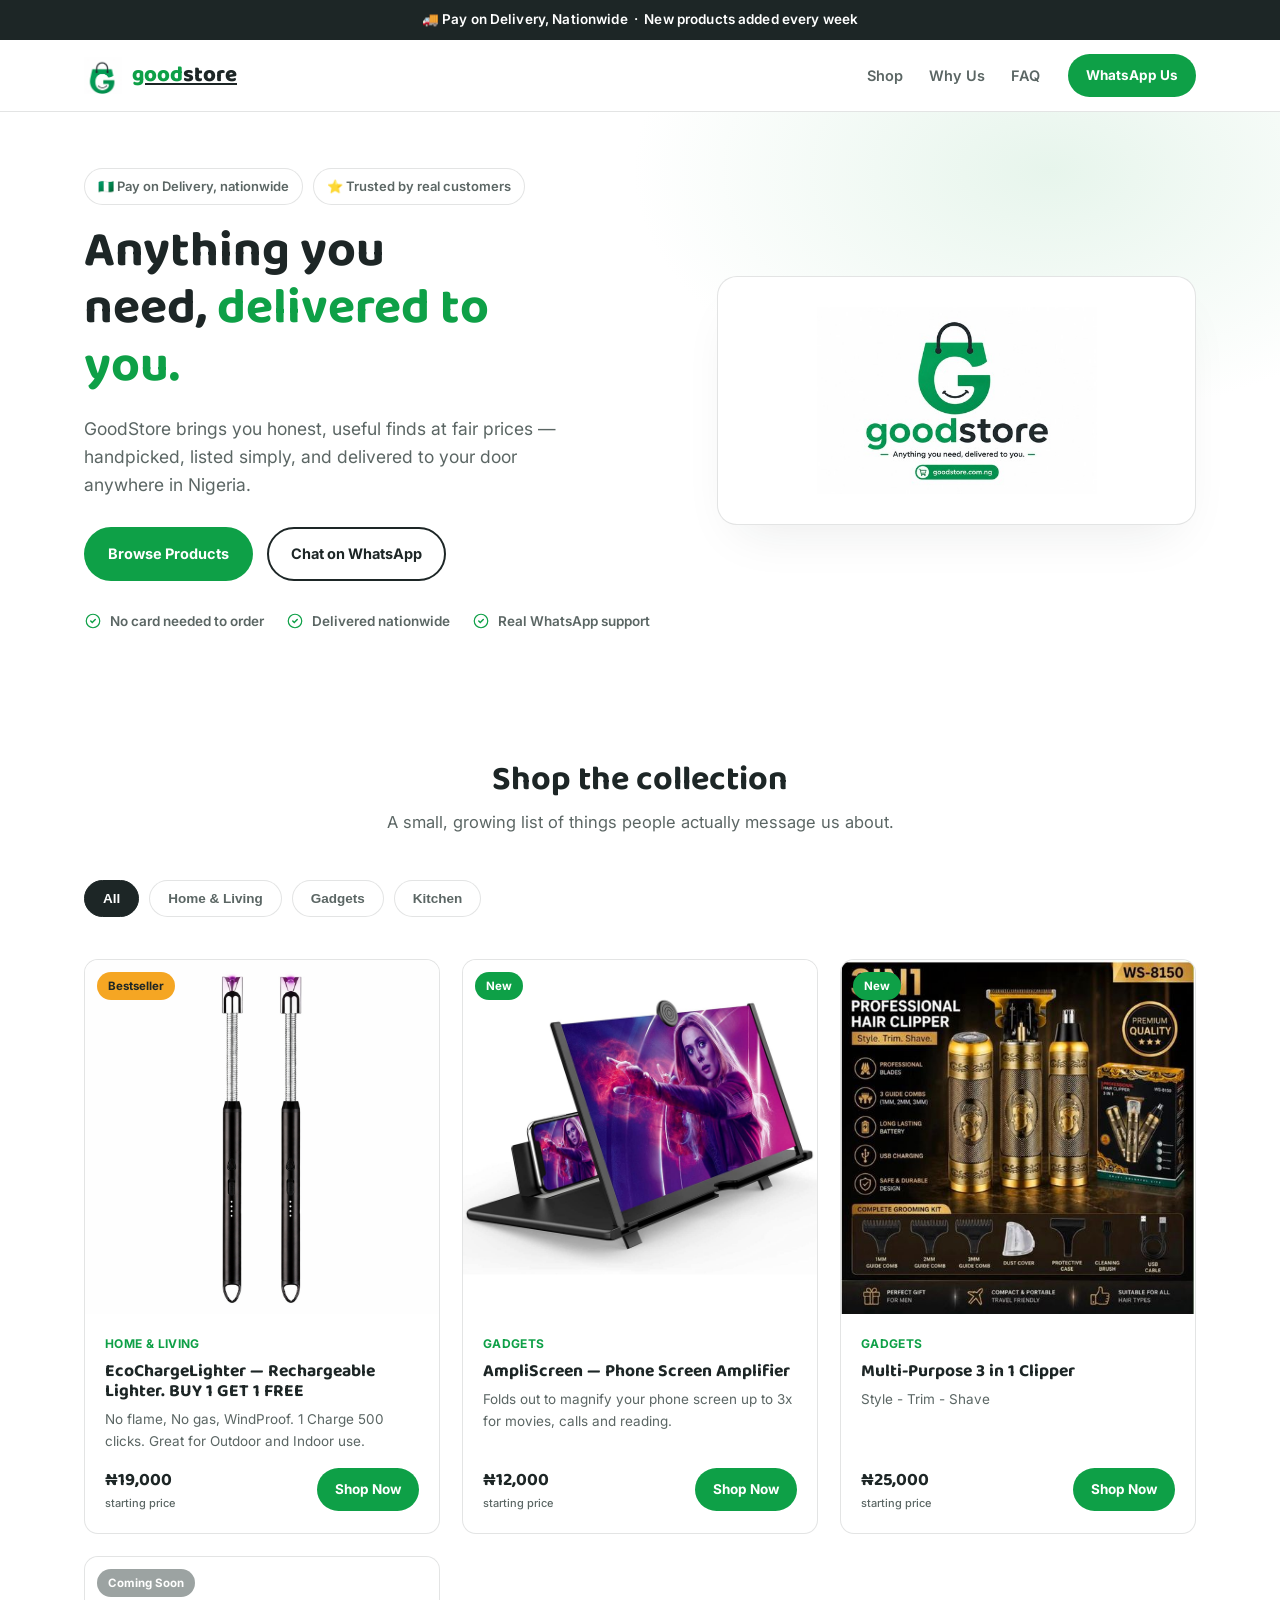
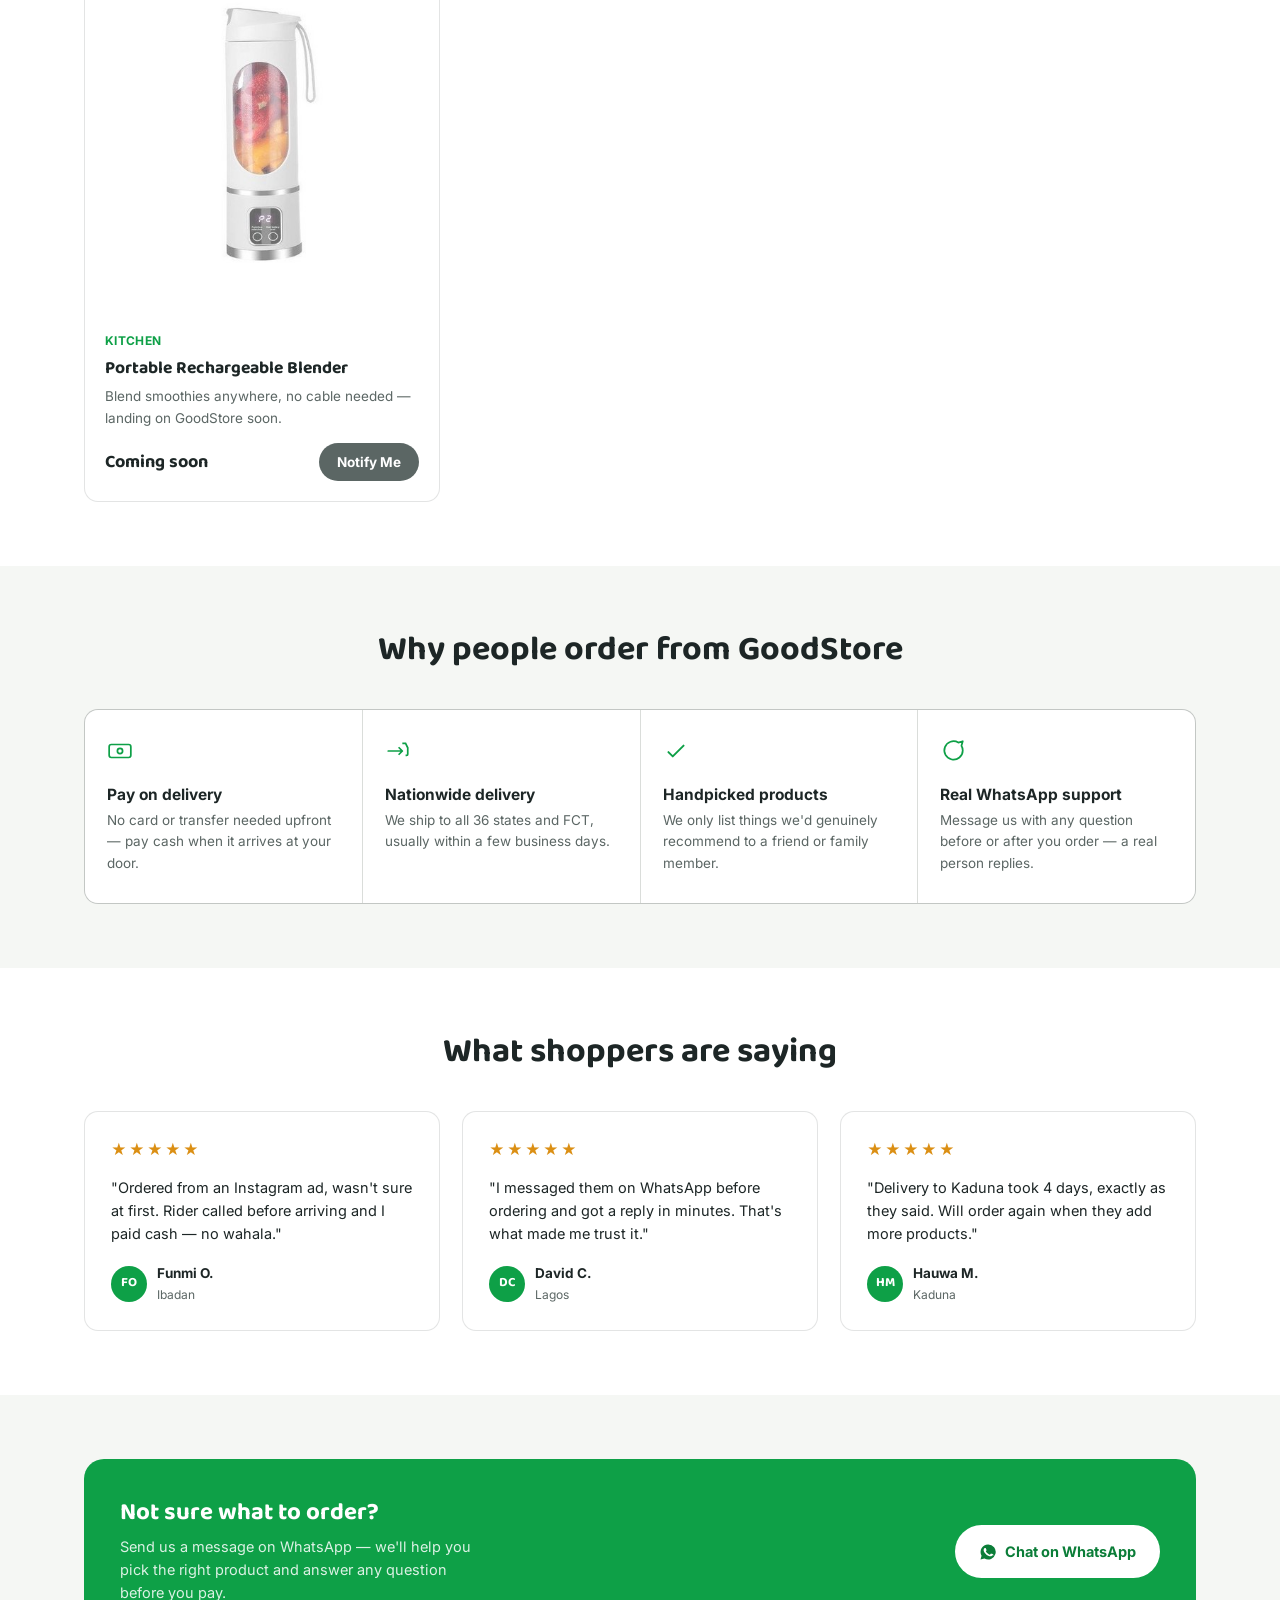
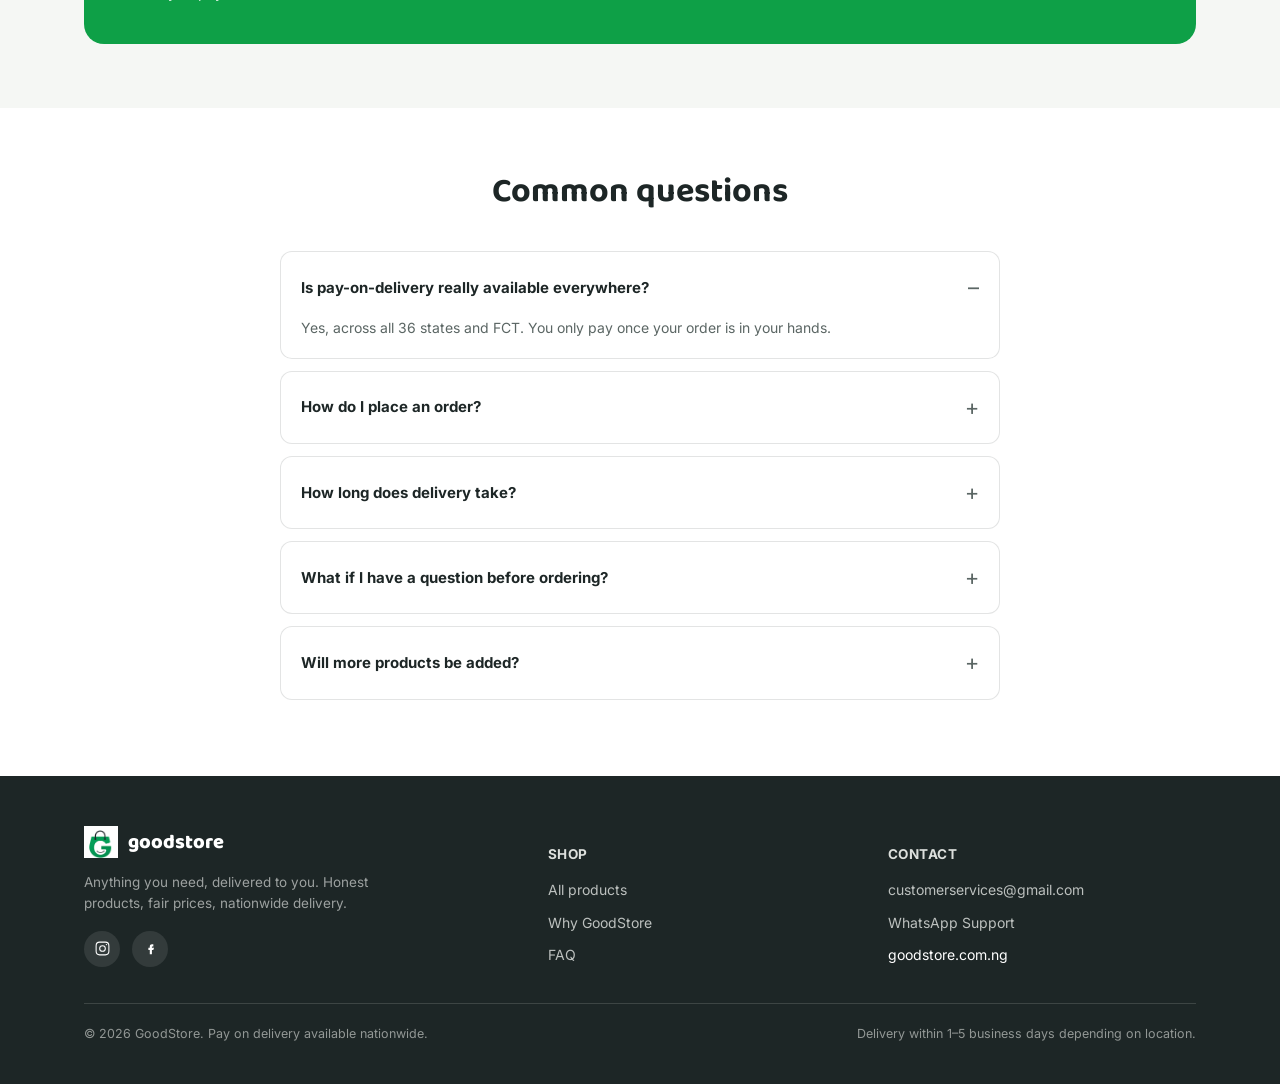
<file: index.html>
<!DOCTYPE html>
<html lang="en">
<head>
<meta charset="UTF-8">
<meta name="viewport" content="width=device-width, initial-scale=1.0">
<title>GoodStore — Anything You Need, Delivered to You</title>
<link rel="preconnect" href="https://fonts.googleapis.com">
<link rel="preconnect" href="https://fonts.gstatic.com" crossorigin>
<link href="https://fonts.googleapis.com/css2?family=Baloo+2:wght@500;600;700;800&family=Inter:wght@400;500;600;700&display=swap" rel="stylesheet">
<link rel="stylesheet" href="styles.css">
</head>
<body>

<div class="announce">🚚 Pay on Delivery, Nationwide &nbsp;·&nbsp; New products added every week</div>

<header>
  <div class="topbar">
    <a href="#top" class="brand">
      <img src="[data-uri]" alt="GoodStore">
      <span class="word"><span class="g">good</span><span class="s">store</span></span>
    </a>
    <nav class="mainnav">
      <div class="nav-links">
        <a href="#shop">Shop</a>
        <a href="#why-us">Why Us</a>
        <a href="#faq">FAQ</a>
      </div>
      <a href="https://wa.me/2348054624377" target="_blank" rel="noopener" class="btn btn-primary btn-sm">WhatsApp Us</a>
    </nav>
  </div>
</header>

<!-- HERO -->
<section class="hero" id="top">
  <div class="wrap hero-grid">
    <div>
      <div class="eyebrow-row">
        <span class="pill">🇳🇬 Pay on Delivery, nationwide</span>
        <span class="pill">⭐ Trusted by real customers</span>
      </div>
      <h1>Anything you need, <span class="accent">delivered to you.</span></h1>
      <p class="sub">GoodStore brings you honest, useful finds at fair prices — handpicked, listed simply, and delivered to your door anywhere in Nigeria.</p>
      <div class="hero-ctas">
        <a href="#shop" class="btn btn-primary">Browse Products</a>
        <a href="https://wa.me/2348054624377" target="_blank" rel="noopener" class="btn btn-ghost">Chat on WhatsApp</a>
      </div>
      <div class="trust-row">
        <div class="trust-item"><svg viewBox="0 0 24 24" fill="none"><path d="M9 12l2 2 4-4" stroke="currentColor" stroke-width="2" stroke-linecap="round"/><circle cx="12" cy="12" r="9" stroke="currentColor" stroke-width="1.6"/></svg>No card needed to order</div>
        <div class="trust-item"><svg viewBox="0 0 24 24" fill="none"><path d="M9 12l2 2 4-4" stroke="currentColor" stroke-width="2" stroke-linecap="round"/><circle cx="12" cy="12" r="9" stroke="currentColor" stroke-width="1.6"/></svg>Delivered nationwide</div>
        <div class="trust-item"><svg viewBox="0 0 24 24" fill="none"><path d="M9 12l2 2 4-4" stroke="currentColor" stroke-width="2" stroke-linecap="round"/><circle cx="12" cy="12" r="9" stroke="currentColor" stroke-width="1.6"/></svg>Real WhatsApp support</div>
      </div>
    </div>
    <div class="hero-art">
      <img src="[data-uri]" alt="GoodStore — Anything you need, delivered to you">
    </div>
  </div>
</section>

<!-- SHOP -->
<section class="section-pad" id="shop">
  <div class="wrap">
    <div class="section-head">
      <h2>Shop the collection</h2>
      <p>A small, growing list of things people actually message us about.</p>
    </div>

    <div class="cat-scroller" id="catScroller">
      <button class="cat-pill active" data-cat="all">All</button>
      <button class="cat-pill" data-cat="home">Home & Living</button>
      <button class="cat-pill" data-cat="gadgets">Gadgets</button>
      <button class="cat-pill" data-cat="kitchen">Kitchen</button>
    </div>

    <div class="product-grid" id="productGrid">

      <div class="p-card" data-cat="home">
        <div class="p-media">
          <span class="p-tag bestseller">Bestseller</span>
          <img src="ecochargelighter.png" alt="">
        </div>
        <div class="p-body">
          <span class="p-cat">Home & Living</span>
          <h3>EcoChargeLighter — Rechargeable Lighter. BUY 1 GET 1 FREE</h3>
          <p>No flame, No gas, WindProof. 1 Charge 500 clicks. Great for Outdoor and Indoor use.</p>
          <div class="p-foot">
            <div class="p-price">₦19,000 <span>starting price</span></div>
            <a href="https://ecochargelighter.com.ng" target="_blank" rel="noopener" class="btn btn-primary btn-sm">Shop Now</a>
          </div>
        </div>
      </div>

      <div class="p-card" data-cat="gadgets">
        <div class="p-media">
          <span class="p-tag new">New</span>
          <img src="IMG_2685.JPG" alt="">
        </div>
        <div class="p-body">
          <span class="p-cat">Gadgets</span>
          <h3>AmpliScreen — Phone Screen Amplifier</h3>
          <p>Folds out to magnify your phone screen up to 3x for movies, calls and reading.</p>
          <div class="p-foot">
            <div class="p-price">₦12,000 <span>starting price</span></div>
            <a href="https://goodstore.com.ng/AmpliScreen" target="_blank" rel="noopener" class="btn btn-primary btn-sm">Shop Now</a>
          </div>
        </div>
      </div>

      <div class="p-card" data-cat="gadgets">
        <div class="p-media">
          <span class="p-tag new">New</span>
          <img class="pro-img" src="./3in1 clipper.jpg" alt="">
        </div>
        <div class="p-body">
          <span class="p-cat">Gadgets</span>
          <h3>Multi-Purpose 3 in 1 Clipper</h3>
          <p>Style - Trim - Shave</p>
          <div class="p-foot">
            <div class="p-price">₦25,000 <span>starting price</span></div>
            <a href="https://goodstore.com.ng/TrioGroom" target="_blank" rel="noopener" class="btn btn-primary btn-sm">Shop Now</a>
          </div>
        </div>
      </div>

      <!-- <div class="p-card disabled" data-cat="gadgets">
        <div class="p-media">
          <span class="p-tag soon">Coming Soon</span>
          <img src="" alt="">
        </div>
        <div class="p-body">
          <span class="p-cat">Gadgets</span>
          <h3>Wireless Earbuds Pro</h3>
          <p>Compact wireless earbuds with charging case — landing on GoodStore soon.</p>
          <div class="p-foot">
            <div class="p-price">Coming soon</div>
            <button class="btn btn-primary btn-sm notify-btn">Notify Me</button>
          </div>
        </div>
      </div> -->

      <!-- <div class="p-card disabled" data-cat="home">
        <div class="p-media">
          <span class="p-tag soon">Coming Soon</span>
          <svg viewBox="0 0 24 24" fill="none"><path d="M12 3v2M12 19v2M5 5l1.5 1.5M17.5 17.5L19 19M3 12h2M19 12h2M5 19l1.5-1.5M17.5 6.5L19 5" stroke="currentColor" stroke-width="1.5" stroke-linecap="round"/><circle cx="12" cy="12" r="4" stroke="currentColor" stroke-width="1.5"/></svg>
        </div>
        <div class="p-body">
          <span class="p-cat">Home & Living</span>
          <h3>LED Strip Mood Lights</h3>
          <p>Remote-controlled colour-changing lights for any room — landing on GoodStore soon.</p>
          <div class="p-foot">
            <div class="p-price">Coming soon</div>
            <button class="btn btn-primary btn-sm notify-btn">Notify Me</button>
          </div>
        </div>
      </div> -->

      <div class="p-card disabled" data-cat="kitchen">
        <div class="p-media">
          <span class="p-tag soon">Coming Soon</span>
          <img src="p-rechargeable-blender.JPG" alt="">
        </div>
        <div class="p-body">
          <span class="p-cat">Kitchen</span>
          <h3>Portable Rechargeable Blender</h3>
          <p>Blend smoothies anywhere, no cable needed — landing on GoodStore soon.</p>
          <div class="p-foot">
            <div class="p-price">Coming soon</div>
            <button class="btn btn-primary btn-sm notify-btn">Notify Me</button>
          </div>
        </div>
      </div>

    </div>
  </div>
</section>

<!-- WHY US -->
<section class="section-pad section-alt" id="why-us">
  <div class="wrap">
    <div class="section-head">
      <h2>Why people order from GoodStore</h2>
    </div>
    <div class="benefits">
      <div class="benefit">
        <svg viewBox="0 0 24 24" fill="none"><rect x="2" y="6" width="20" height="12" rx="2" stroke="currentColor" stroke-width="1.6"/><circle cx="12" cy="12" r="2.4" stroke="currentColor" stroke-width="1.6"/></svg>
        <h3>Pay on delivery</h3>
        <p>No card or transfer needed upfront — pay cash when it arrives at your door.</p>
      </div>
      <div class="benefit">
        <svg viewBox="0 0 24 24" fill="none"><path d="M3 12h13l-3-3m3 3l-3 3" stroke="currentColor" stroke-width="1.6" stroke-linecap="round" stroke-linejoin="round"/><path d="M16 5h3l2 4v6a1 1 0 01-1 1h-1" stroke="currentColor" stroke-width="1.6"/></svg>
        <h3>Nationwide delivery</h3>
        <p>We ship to all 36 states and FCT, usually within a few business days.</p>
      </div>
      <div class="benefit">
        <svg viewBox="0 0 24 24" fill="none"><path d="M5 13l4 4L19 7" stroke="currentColor" stroke-width="1.8" stroke-linecap="round" stroke-linejoin="round"/></svg>
        <h3>Handpicked products</h3>
        <p>We only list things we'd genuinely recommend to a friend or family member.</p>
      </div>
      <div class="benefit">
        <svg viewBox="0 0 24 24" fill="none"><path d="M21 11.5a8.5 8.5 0 11-4.1-7.3L21 3l-1.2 4.1a8.4 8.4 0 011.2 4.4z" stroke="currentColor" stroke-width="1.6" stroke-linejoin="round"/></svg>
        <h3>Real WhatsApp support</h3>
        <p>Message us with any question before or after you order — a real person replies.</p>
      </div>
    </div>
  </div>
</section>

<!-- TESTIMONIALS -->
<section class="section-pad">
  <div class="wrap">
    <div class="section-head">
      <h2>What shoppers are saying</h2>
    </div>
    <div class="testi-row">
      <div class="testi">
        <div class="stars">★★★★★</div>
        <p class="quote">"Ordered from an Instagram ad, wasn't sure at first. Rider called before arriving and I paid cash — no wahala."</p>
        <div class="testi-person"><div class="avatar">FO</div><div><div class="name">Funmi O.</div><div class="loc">Ibadan</div></div></div>
      </div>
      <div class="testi">
        <div class="stars">★★★★★</div>
        <p class="quote">"I messaged them on WhatsApp before ordering and got a reply in minutes. That's what made me trust it."</p>
        <div class="testi-person"><div class="avatar">DC</div><div><div class="name">David C.</div><div class="loc">Lagos</div></div></div>
      </div>
      <div class="testi">
        <div class="stars">★★★★★</div>
        <p class="quote">"Delivery to Kaduna took 4 days, exactly as they said. Will order again when they add more products."</p>
        <div class="testi-person"><div class="avatar">HM</div><div><div class="name">Hauwa M.</div><div class="loc">Kaduna</div></div></div>
      </div>
    </div>
  </div>
</section>

<!-- WHATSAPP BANNER -->
<section class="section-pad section-alt">
  <div class="wrap">
    <div class="wa-banner">
      <div>
        <h2>Not sure what to order?</h2>
        <p>Send us a message on WhatsApp — we'll help you pick the right product and answer any question before you pay.</p>
      </div>
      <a href="https://wa.me/2348054624377" target="_blank" rel="noopener" class="btn btn-primary">
        <svg viewBox="0 0 24 24" width="18" height="18" fill="currentColor"><path d="M12 2a10 10 0 00-8.6 15L2 22l5.2-1.4A10 10 0 1012 2zm5.8 14.2c-.2.7-1.4 1.3-2 1.4-.5.1-1.1.1-1.8-.1-.4-.1-1-.3-1.7-.6-2.9-1.3-4.8-4.2-4.9-4.4-.1-.2-1.2-1.6-1.2-3 0-1.4.7-2.1 1-2.4.3-.3.6-.3.8-.3h.6c.2 0 .4 0 .6.5.2.5.8 1.9.8 2 .1.2.1.3 0 .5-.1.2-.1.3-.3.5l-.4.5c-.1.2-.3.3-.1.6.2.3.9 1.5 2 2.4 1.4 1.2 2.5 1.6 2.8 1.7.3.1.5.1.7-.1.2-.2.8-.9 1-1.2.2-.3.4-.2.7-.1.3.1 1.7.8 2 1 .3.1.5.2.6.3.1.2.1.9-.1 1.6z"/></svg>
        Chat on WhatsApp
      </a>
    </div>
  </div>
</section>

<!-- FAQ -->
<section class="section-pad" id="faq">
  <div class="wrap">
    <div class="section-head">
      <h2>Common questions</h2>
    </div>
    <div class="faq">
      <details open>
        <summary>Is pay-on-delivery really available everywhere?</summary>
        <p>Yes, across all 36 states and FCT. You only pay once your order is in your hands.</p>
      </details>
      <details>
        <summary>How do I place an order?</summary>
        <p>Tap "Shop Now" on any product to open its page, fill in your delivery details, and submit — no account or card needed.</p>
      </details>
      <details>
        <summary>How long does delivery take?</summary>
        <p>Lagos and nearby states typically arrive in 1–3 days. Other states usually take 3–5 days depending on your local delivery partner.</p>
      </details>
      <details>
        <summary>What if I have a question before ordering?</summary>
        <p>Message us on WhatsApp any time — we're happy to help you decide before you commit to an order.</p>
      </details>
      <details>
        <summary>Will more products be added?</summary>
        <p>Yes, we add new items regularly. Follow our Instagram and Facebook pages to see them as they drop.</p>
      </details>
    </div>
  </div>
</section>

<!-- FOOTER -->
<footer>
  <div class="wrap">
    <div class="footer-grid">
      <div>
        <div class="foot-brand">
          <img src="[data-uri]" alt="GoodStore">
          <span class="word">goodstore</span>
        </div>
        <p class="foot-note">Anything you need, delivered to you. Honest products, fair prices, nationwide delivery.</p>
        <div class="foot-social">
          <a href="#" aria-label="Instagram"><svg viewBox="0 0 24 24" fill="none"><rect x="3" y="3" width="18" height="18" rx="5" stroke="currentColor" stroke-width="1.5"/><circle cx="12" cy="12" r="4" stroke="currentColor" stroke-width="1.5"/><circle cx="17.5" cy="6.5" r="1" fill="currentColor"/></svg></a>
          <a href="#" aria-label="Facebook"><svg viewBox="0 0 24 24" fill="none"><path d="M14 9h2V6h-2c-1.7 0-3 1.3-3 3v2H9v3h2v6h3v-6h2l1-3h-3V9c0-.3.2-.5.5-.5H14z" fill="currentColor"/></svg></a>
        </div>
      </div>
      <div>
        <h4>Shop</h4>
        <div class="foot-list">
          <a href="#shop">All products</a>
          <a href="#why-us">Why GoodStore</a>
          <a href="#faq">FAQ</a>
        </div>
      </div>
      <div>
        <h4>Contact</h4>
        <div class="foot-list">
          <a href="mailto:customerservices@gmail.com">customerservices@gmail.com</a>
          <a href="https://wa.me/2348054624377" target="_blank" rel="noopener">WhatsApp Support</a>
          <span>goodstore.com.ng</span>
        </div>
      </div>
    </div>
    <div class="foot-bottom">
      <span>© 2026 GoodStore. Pay on delivery available nationwide.</span>
      <span>Delivery within 1–5 business days depending on location.</span>
    </div>
  </div>
</footer>

<div class="toast" id="toast">We'll let you know when this drops — or message us on WhatsApp!</div>

<script src="script.js"></script>

</body>
</html>
</file>
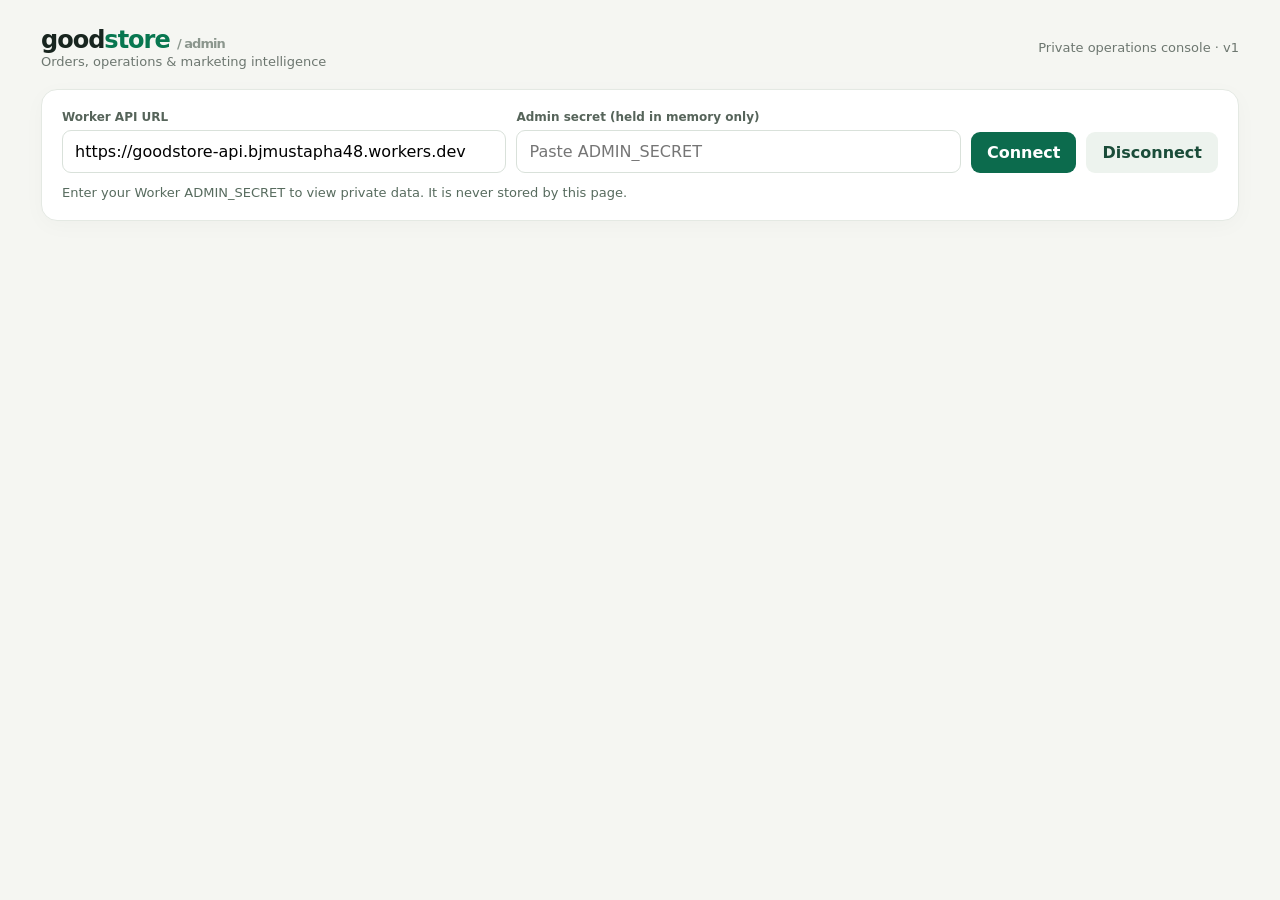
<file: admin/index.html>
<!doctype html><html lang="en"><head><meta charset="utf-8"><meta name="viewport" content="width=device-width,initial-scale=1"><meta name="robots" content="noindex,nofollow"><title>GoodStore · Admin</title><style>
:root{font-family:Inter,ui-sans-serif,system-ui,-apple-system,sans-serif;color:#18251f;background:#f5f6f2}*{box-sizing:border-box}body{margin:0}button,input,select,textarea{font:inherit}button{cursor:pointer}.wrap{max-width:1250px;margin:auto;padding:26px}.top{display:flex;align-items:center;justify-content:space-between;gap:16px;flex-wrap:wrap}.brand{font-weight:900;font-size:24px;letter-spacing:-1px}.brand span{color:#087750}.sub{color:#6d7770;font-size:13px}.panel{background:white;border:1px solid #e4e9e3;border-radius:16px;padding:20px;margin-top:20px;box-shadow:0 5px 22px #16281a07}.auth{display:flex;gap:10px;flex-wrap:wrap;align-items:end}.field{display:flex;flex-direction:column;gap:6px;flex:1;min-width:180px}label{font-size:12px;font-weight:700;color:#56645a}input,select,textarea{padding:11px 12px;border:1px solid #d9e1da;border-radius:9px;background:white;min-width:0}button{border:0;background:#0c6b4d;color:white;padding:11px 16px;border-radius:9px;font-weight:700}button.secondary{background:#edf3ee;color:#1a4c39}.metrics{display:grid;grid-template-columns:repeat(4,minmax(0,1fr));gap:12px;margin-top:20px}.metric{background:white;border:1px solid #e4e9e3;border-radius:14px;padding:18px}.metric b{display:block;font-size:26px;margin-top:10px;letter-spacing:-1px}.metric small{color:#778279}.filters{display:flex;gap:10px;flex-wrap:wrap;margin:14px 0}.filters input{flex:2;min-width:180px}.filters select{flex:1;min-width:150px}.scroll{overflow:auto}table{width:100%;border-collapse:collapse;white-space:nowrap;text-align:left}th{font-size:11px;text-transform:uppercase;letter-spacing:.07em;color:#718077;background:#f7f9f6}td,th{padding:14px 12px;border-bottom:1px solid #edf0eb}td{font-size:13px}tr:hover td{background:#fafcf9}.pill{font-size:11px;font-weight:800;background:#eef4ef;border-radius:20px;padding:5px 9px}.detail{display:none}.detail.open{display:block}.detail-grid{display:grid;grid-template-columns:repeat(2,minmax(0,1fr));gap:14px}.detail-grid p{margin:0;overflow-wrap:anywhere}.detail-grid strong{display:block;color:#758079;font-size:11px;text-transform:uppercase;margin-bottom:5px}.message{margin-top:12px;font-size:13px;color:#576b5e}.error{color:#b3261e}.actions{display:flex;gap:10px;flex-wrap:wrap;margin-top:16px}.actions>*{flex:1}.muted{color:#738076}#app{display:none}@media(max-width:800px){.metrics{grid-template-columns:repeat(2,1fr)}.wrap{padding:14px}.detail-grid{grid-template-columns:1fr}}
</style></head><body><div class="wrap"><header class="top"><div><div class="brand">good<span>store</span> <small style="font-size:13px;color:#8b968d">/ admin</small></div><div class="sub">Orders, operations & marketing intelligence</div></div><div class="sub">Private operations console · v1</div></header>
<section class="panel"><div class="auth"><div class="field"><label for="api">Worker API URL</label><input id="api" value="https://goodstore-api.bjmustapha48.workers.dev" autocomplete="off"></div><div class="field"><label for="secret">Admin secret (held in memory only)</label><input id="secret" type="password" autocomplete="off" placeholder="Paste ADMIN_SECRET"></div><button id="connect">Connect</button><button class="secondary" id="disconnect">Disconnect</button></div><div id="message" class="message">Enter your Worker ADMIN_SECRET to view private data. It is never stored by this page.</div></section>
<div id="app"><section class="metrics"><div class="metric"><small>Orders in period</small><b id="mOrders">—</b></div><div class="metric"><small>Delivered revenue</small><b id="mRevenue">—</b></div><div class="metric"><small>Delivered gross margin*</small><b id="mMargin">—</b></div><div class="metric"><small>Sessions</small><b id="mSessions">—</b></div></section><div class="sub" style="margin-top:8px">*Gross margin excludes advertising and other overhead. Undocumented delivery costs are treated as zero.</div>
<section class="panel"><div class="top"><h2 style="margin:0">Orders</h2><button class="secondary" id="refresh">Refresh</button></div><div class="filters"><input id="search" placeholder="Search order ID, customer or phone"><select id="statusFilter"><option value="">All statuses</option><option>NEW</option><option>CONTACTED</option><option>CONFIRMED</option><option>DISPATCHED</option><option>DELIVERED</option><option>CANCELLED</option><option>FAILED_DELIVERY</option><option>RETURNED</option></select><select id="days"><option value="7">Last 7 days (metrics)</option><option value="30">Last 30 days (metrics)</option><option value="90">Last 90 days (metrics)</option><option value="365">Last 365 days (metrics)</option></select></div><div class="scroll"><table><thead><tr><th>Order</th><th>Customer</th><th>Product</th><th>Amount</th><th>Status</th><th>Created</th><th></th></tr></thead><tbody id="rows"></tbody></table></div><div class="sub" style="margin-top:10px">Showing up to 100 latest matching orders.</div></section>
<section id="detail" class="panel detail"><div class="top"><h2 id="detailTitle">Order</h2><button class="secondary" id="close">Close</button></div><div class="detail-grid" id="detailGrid"></div><div class="actions"><div class="field"><label for="newStatus">New status</label><select id="newStatus"><option>NEW</option><option>CONTACTED</option><option>CONFIRMED</option><option>DISPATCHED</option><option>DELIVERED</option><option>CANCELLED</option><option>FAILED_DELIVERY</option><option>RETURNED</option></select></div><div class="field"><label for="delivery">Actual delivery cost (₦)</label><input id="delivery" type="number" min="0" step="1" placeholder="Leave unchanged"></div><div class="field"><label for="note">Status note</label><input id="note" maxlength="500" placeholder="Optional note"></div></div><div class="actions"><button id="save">Save status</button><button id="whatsapp" class="secondary">WhatsApp customer</button></div><h3>History</h3><div id="history" class="sub"></div></section></div></div>
<script>
(()=>{'use strict';let token='',selected='';const $=id=>document.getElementById(id);const money=n=>'₦'+Number(n||0).toLocaleString('en-NG');const escape=s=>String(s??'—').replace(/[&<>"']/g,c=>({'&':'&amp;','<':'&lt;','>':'&gt;','"':'&quot;',"'":'&#39;'}[c]));const msg=(s,error=false)=>{$('message').textContent=s;$('message').className='message'+(error?' error':'')};const base=()=> $('api').value.trim().replace(/\/$/,'');async function call(path,options={}){if(!token)throw Error('Connect first');const r=await fetch(base()+path,{...options,headers:{Authorization:'Bearer '+token,...(options.body?{'Content-Type':'application/json'}:{})},cache:'no-store'});const data=await r.json();if(!r.ok||!data.ok)throw Error(data.error||'Request failed: '+r.status);return data}
async function connect(){token=$('secret').value.trim();$('secret').value='';if(!token){msg('Enter ADMIN_SECRET',true);return}try{await call('/api/admin/analytics?days=7');$('app').style.display='block';msg('Connected successfully');await refresh()}catch(e){token='';$('app').style.display='none';msg(e.message,true)}}
async function refresh(){try{const params=new URLSearchParams({limit:'100'});if($('statusFilter').value)params.set('status',$('statusFilter').value);if($('search').value.trim())params.set('search',$('search').value.trim());const [orders,stats]=await Promise.all([call('/api/admin/orders?'+params),call('/api/admin/analytics?days='+$('days').value)]);$('rows').replaceChildren();for(const o of orders.orders){const tr=document.createElement('tr');tr.innerHTML=`<td><b>${escape(o.id)}</b></td><td>${escape(o.customer_name)}<div class="sub">${escape(o.phone)}</div></td><td>${escape(o.product_name||o.product_id)} × ${escape(o.quantity)}</td><td>${money(o.amount_due)}</td><td><span class="pill">${escape(o.status)}</span></td><td>${escape(o.created_at)}</td><td><button class="secondary" type="button">Open</button></td>`;tr.querySelector('button').onclick=()=>openOrder(o.id);$('rows').append(tr)}if(!orders.orders.length)$('rows').innerHTML='<tr><td colspan="7">No matching orders.</td></tr>';const groups=stats.orders||[];$('mOrders').textContent=groups.reduce((a,o)=>a+Number(o.count||0),0).toLocaleString();const delivered=groups.find(o=>o.status==='DELIVERED');const rev=Number(delivered?.product_revenue||0)+Number(delivered?.delivery_revenue||0);$('mRevenue').textContent=money(rev);$('mMargin').textContent=money(rev-Number(delivered?.product_cost||0)-Number(delivered?.actual_delivery_cost||0));$('mSessions').textContent=Number(stats.sessions||0).toLocaleString();msg('Updated successfully')}catch(e){msg(e.message,true)}}
async function openOrder(id){try{const data=await call('/api/admin/orders/'+encodeURIComponent(id));const o=data.order;selected=o.id;$('detailTitle').textContent=o.id;$('newStatus').value=o.status;$('delivery').value='';$('note').value='';const fields=[['Customer',o.customer_name],['Phone',o.phone],['Alternative phone',o.alternate_phone],['Product',`${o.product_name||o.product_id} × ${o.quantity}`],['Total due',money(o.amount_due)],['Product cost',money(o.product_cost)],['Actual delivery cost',o.actual_delivery_cost==null?'Not recorded':money(o.actual_delivery_cost)],['State',o.state],['City',o.city],['Delivery address',o.address],['Created',o.created_at],['Status',o.status]];$('detailGrid').innerHTML=fields.map(([k,v])=>`<p><strong>${escape(k)}</strong>${escape(v)}</p>`).join('');$('history').innerHTML=(data.history||[]).map(h=>`<p>${escape(h.created_at)} · ${escape(h.old_status||'START')} → ${escape(h.new_status)} · ${escape(h.note||'')}</p>`).join('')||'No history';$('whatsapp').onclick=()=>{const digits=String(o.phone||'').replace(/\D/g,'');const normalized=digits.startsWith('0')?'234'+digits.slice(1):digits;window.open('https://wa.me/'+encodeURIComponent(normalized),'_blank','noopener')};$('detail').classList.add('open');$('detail').scrollIntoView({behavior:'smooth'})}catch(e){msg(e.message,true)}}
async function save(){if(!selected)return;const payload={status:$('newStatus').value,note:$('note').value};if($('delivery').value!=='')payload.actual_delivery_cost=Number($('delivery').value);if(!confirm('Update order '+selected+' to '+payload.status+'?'))return;try{await call('/api/admin/orders/'+encodeURIComponent(selected)+'/status',{method:'PATCH',body:JSON.stringify(payload)});await refresh();await openOrder(selected);msg('Order updated')}catch(e){msg(e.message,true)}}
$('connect').onclick=connect;$('disconnect').onclick=()=>{token='';selected='';$('app').style.display='none';msg('Disconnected')};$('refresh').onclick=refresh;$('save').onclick=save;$('close').onclick=()=>$('detail').classList.remove('open');$('statusFilter').onchange=refresh;$('days').onchange=refresh;let delay;$('search').oninput=()=>{clearTimeout(delay);delay=setTimeout(refresh,350)};
})();
</script></body></html>
</file>
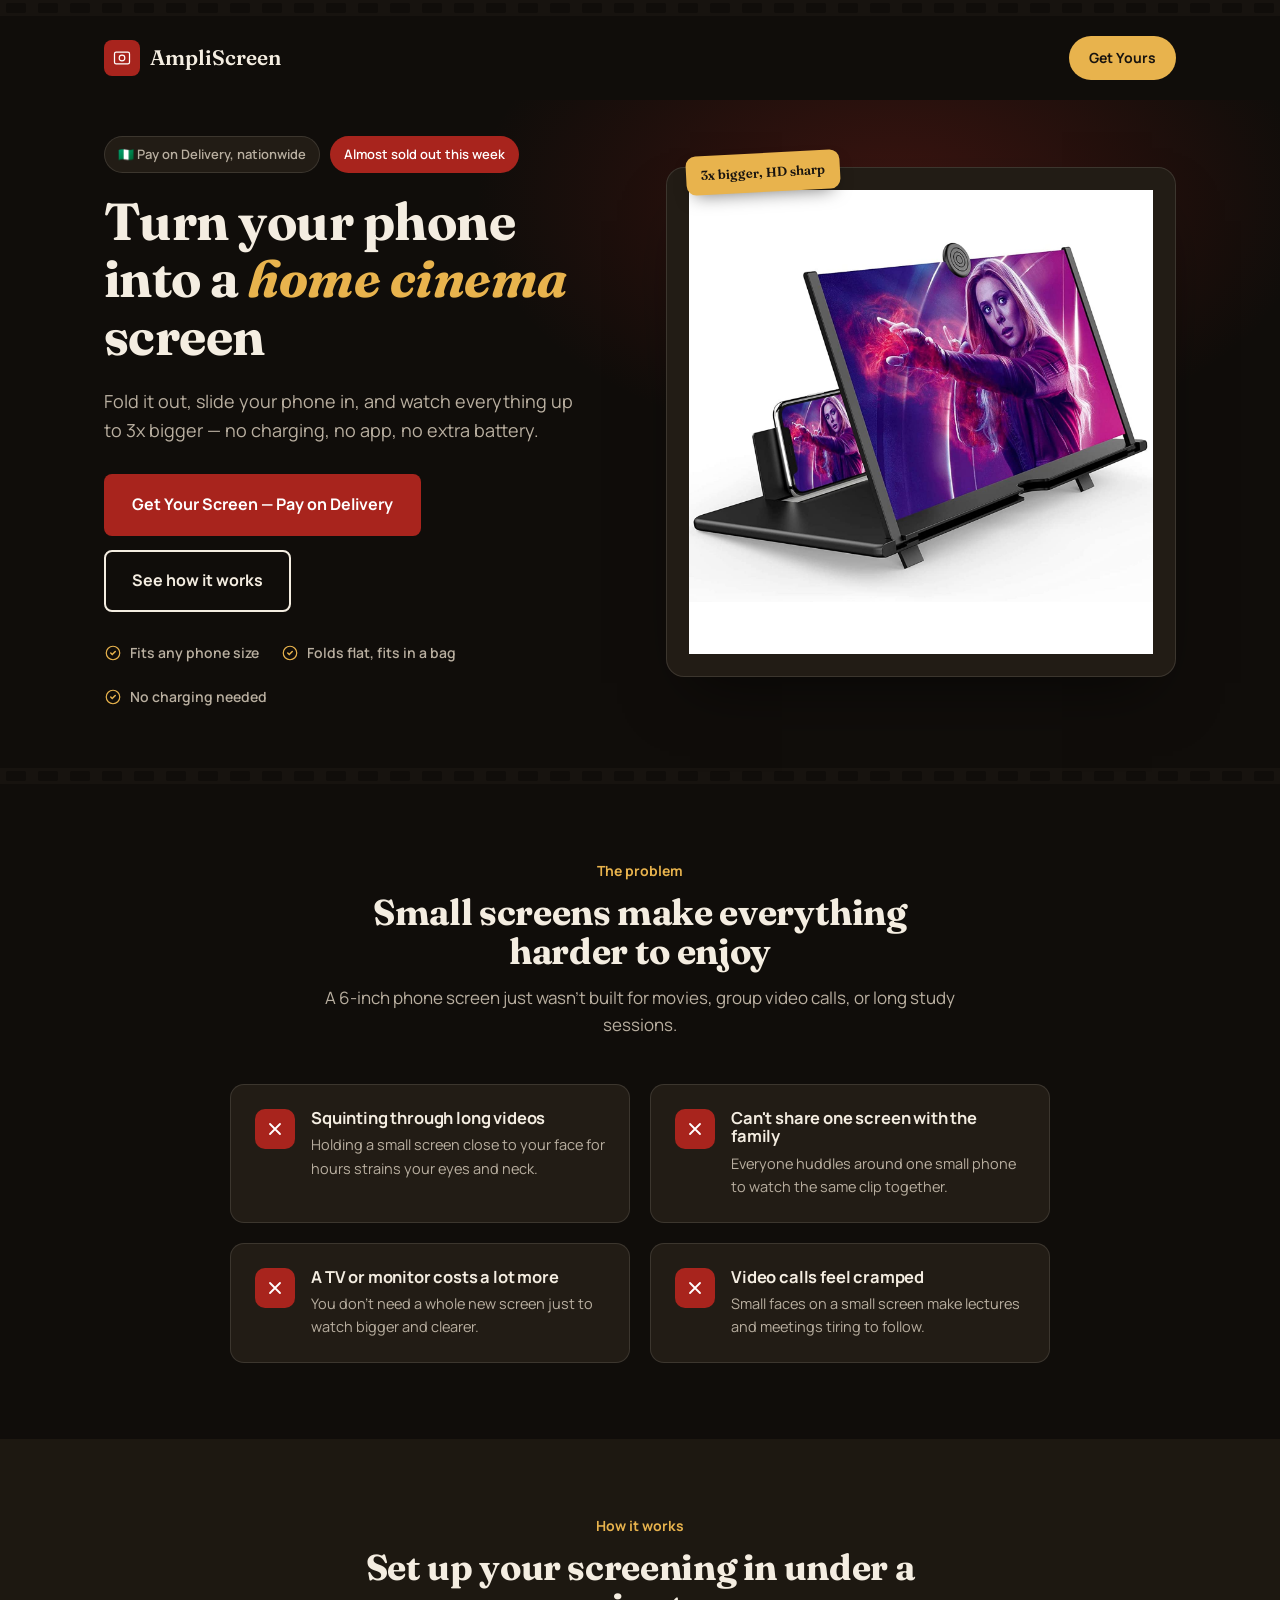
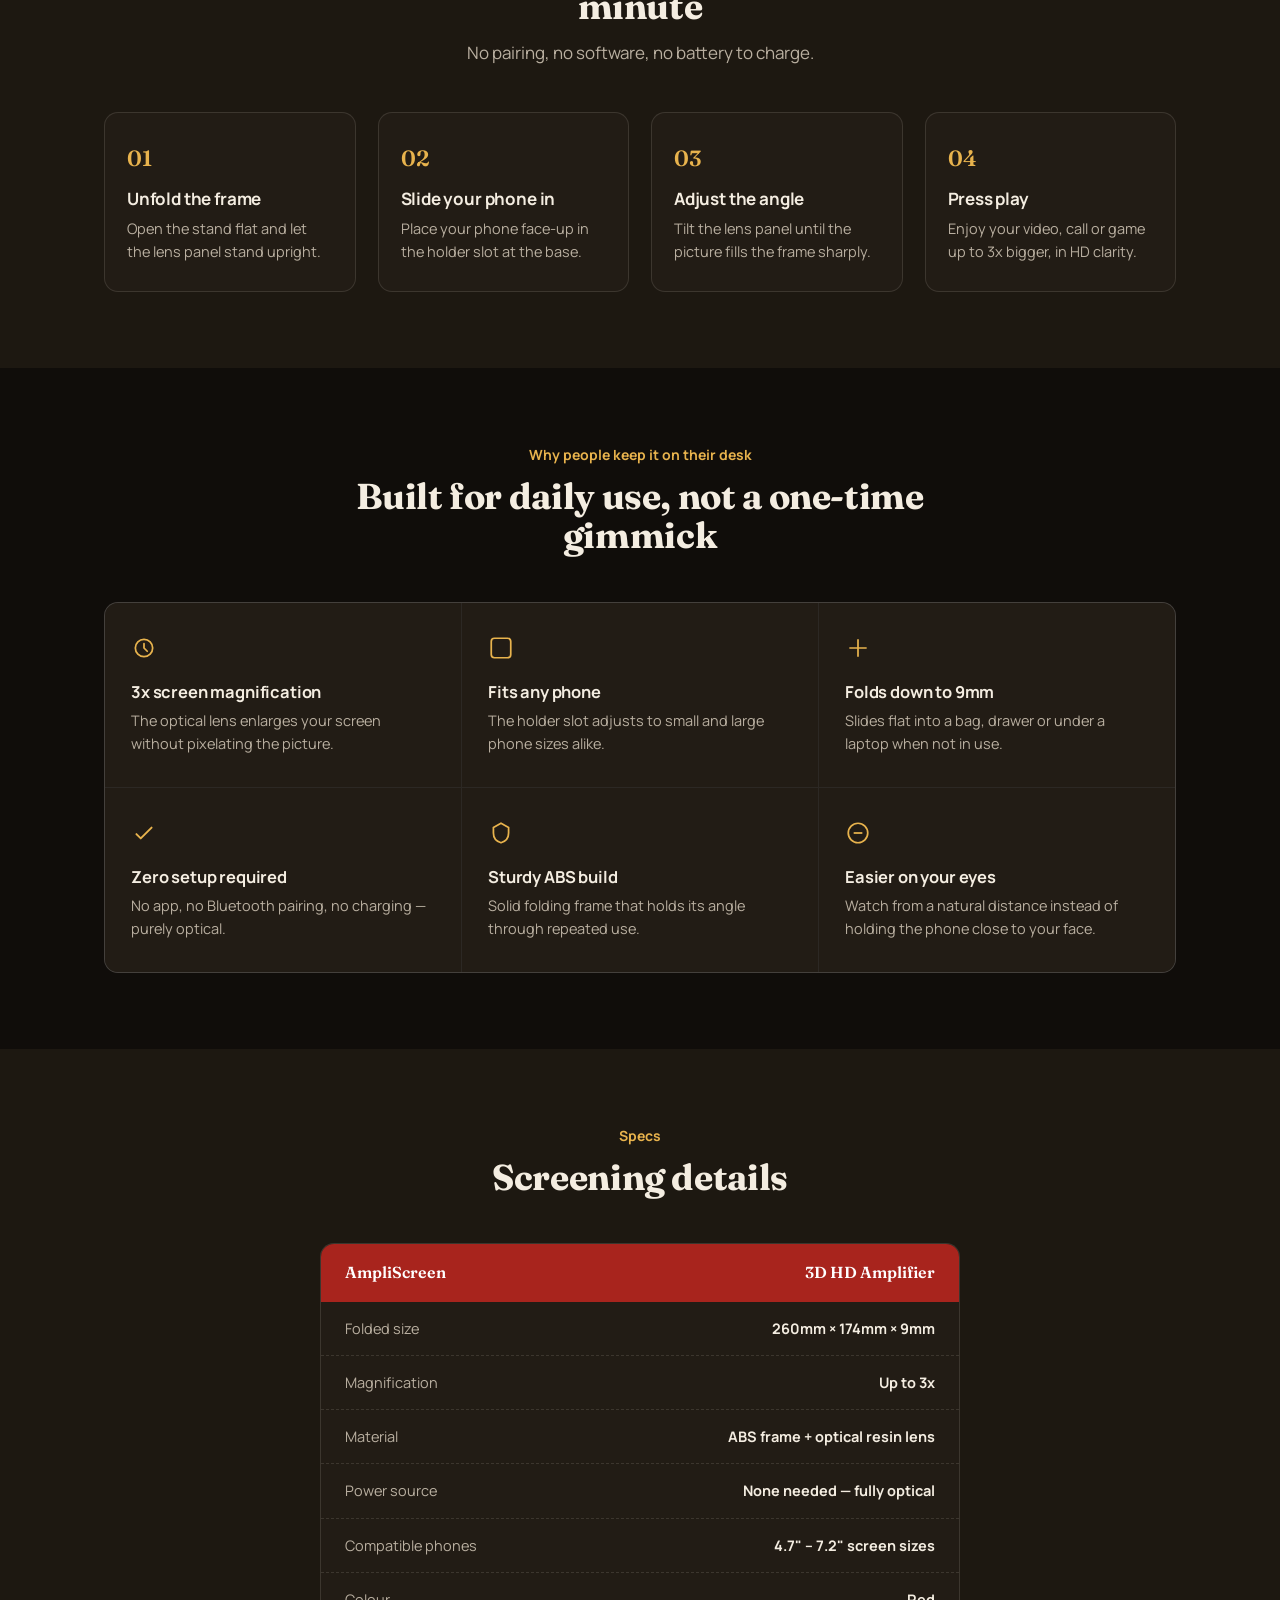
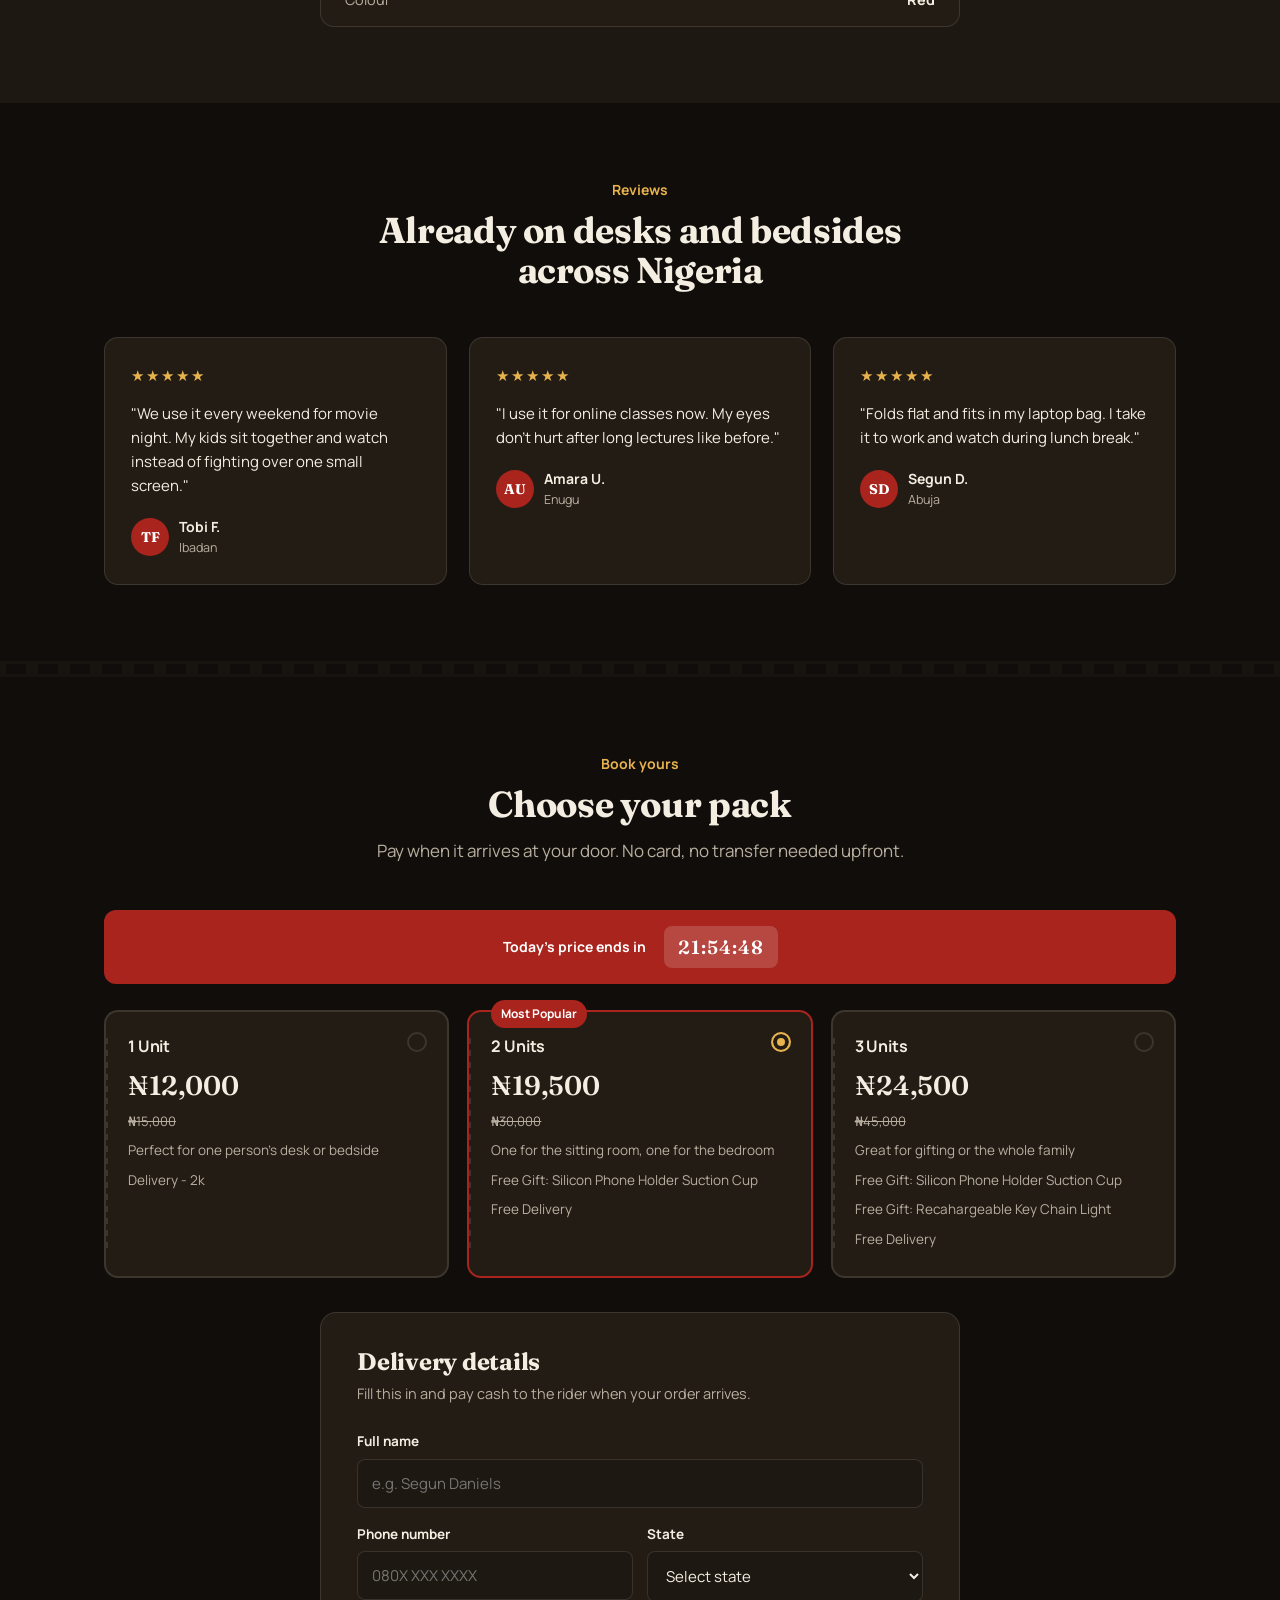
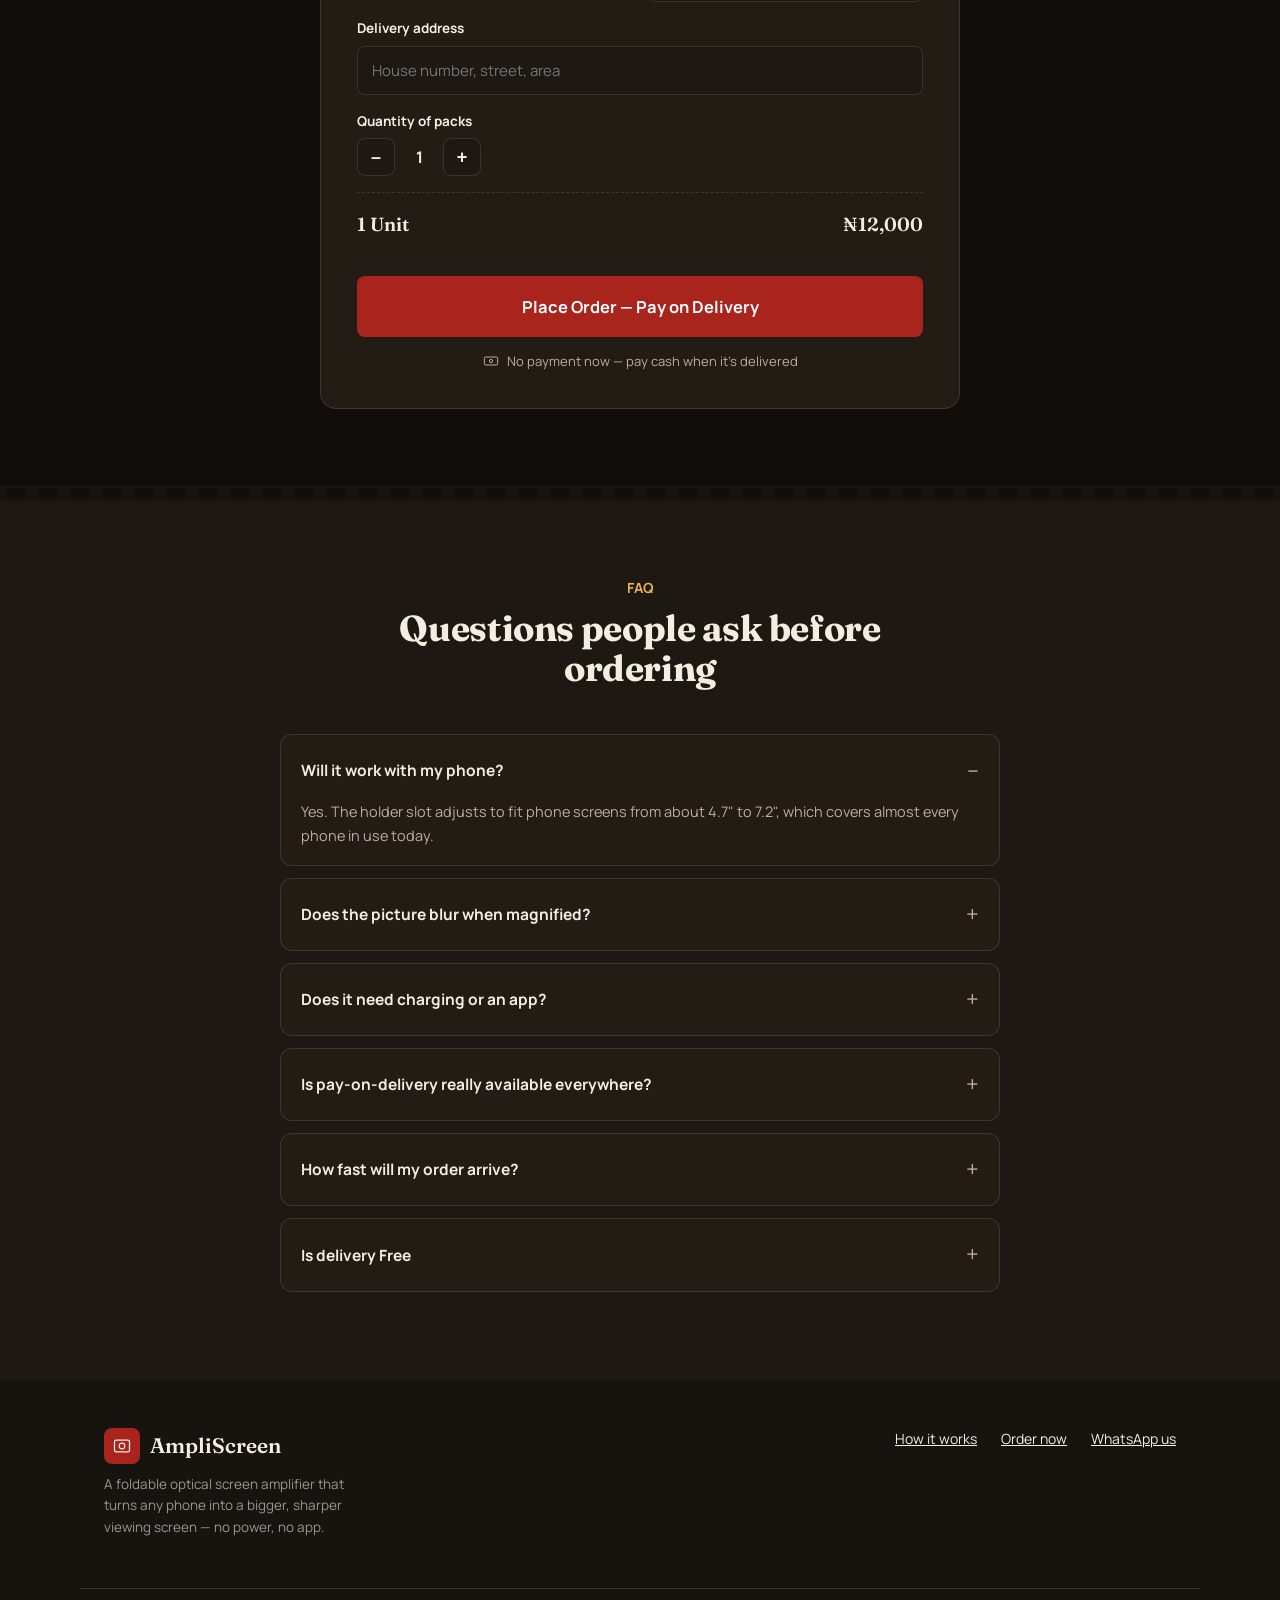
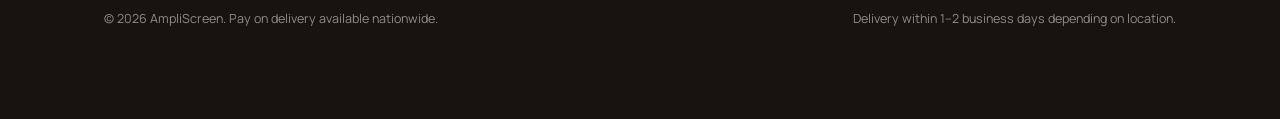
<file: AmpliScreen/index.html>
<!DOCTYPE html>
<html lang="en">
<head>
<meta charset="UTF-8">
<meta name="viewport" content="width=device-width, initial-scale=1.0">
<title>AmpliScreen — Turn Your Phone Into a Home Cinema</title>
<link rel="preconnect" href="https://fonts.googleapis.com">
<link rel="preconnect" href="https://fonts.gstatic.com" crossorigin>
<link href="https://fonts.googleapis.com/css2?family=Fraunces:wght@500;600;700&family=Manrope:wght@400;500;600;700;800&display=swap" rel="stylesheet">
<link rel="stylesheet" href="styles.css">
</head>
<body>

<div class="filmstrip"><div class="filmstrip-row" id="filmRow1"></div></div>

<header class="topbar">
  <div class="brand">
    <span class="brand-mark">
      <svg viewBox="0 0 24 24" fill="none" xmlns="http://www.w3.org/2000/svg"><rect x="3" y="5" width="18" height="14" rx="2" stroke="#fff" stroke-width="1.5"/><circle cx="12" cy="12" r="3.4" stroke="#fff" stroke-width="1.4"/></svg>
    </span>
    AmpliScreen
  </div>
  <a href="#order" class="topbar-cta">Get Yours</a>
</header>

<!-- HERO -->
<section class="hero">
  <div class="wrap hero-grid">
    <div>
      <div class="eyebrow-row">
        <span class="pill">🇳🇬 Pay on Delivery, nationwide</span>
        <span class="pill hot">Almost sold out this week</span>
      </div>
      <h1>Turn your phone into a <em>home cinema</em> screen</h1>
      <p class="sub">Fold it out, slide your phone in, and watch everything up to 3x bigger — no charging, no app, no extra battery.</p>
      <div class="hero-ctas">
        <a href="#order" class="btn btn-primary">Get Your Screen — Pay on Delivery</a>
        <a href="#how-it-works" class="btn btn-ghost">See how it works</a>
      </div>
      <div class="trust-row">
        <div class="trust-item"><svg viewBox="0 0 24 24" fill="none"><path d="M9 12l2 2 4-4" stroke="currentColor" stroke-width="2" stroke-linecap="round"/><circle cx="12" cy="12" r="9" stroke="currentColor" stroke-width="1.6"/></svg>Fits any phone size</div>
        <div class="trust-item"><svg viewBox="0 0 24 24" fill="none"><path d="M9 12l2 2 4-4" stroke="currentColor" stroke-width="2" stroke-linecap="round"/><circle cx="12" cy="12" r="9" stroke="currentColor" stroke-width="1.6"/></svg>Folds flat, fits in a bag</div>
        <div class="trust-item"><svg viewBox="0 0 24 24" fill="none"><path d="M9 12l2 2 4-4" stroke="currentColor" stroke-width="2" stroke-linecap="round"/><circle cx="12" cy="12" r="9" stroke="currentColor" stroke-width="1.6"/></svg>No charging needed</div>
      </div>
    </div>

    <div class="hero-art">
      <div class="hero-tag">3x bigger, HD sharp</div>
      <div class="hero-art-frame">
        <!-- <svg viewBox="0 0 420 320" xmlns="http://www.w3.org/2000/svg" style="width:100%;height:auto;">
          <defs>
            <linearGradient id="lens" x1="0" y1="0" x2="1" y2="1">
              <stop offset="0%" stop-color="#F4EDE1" stop-opacity="0.35"/>
              <stop offset="100%" stop-color="#F4EDE1" stop-opacity="0.05"/>
            </linearGradient>
          </defs> -->
          <!-- base -->
          <!-- <rect x="40" y="230" width="300" height="26" rx="8" fill="#A8241D"/>
          <rect x="40" y="230" width="300" height="10" rx="5" fill="#C92E24"/> -->
          <!-- back support panel -->
          <!-- <path d="M60 230 L95 90 L110 90 L100 230 Z" fill="#A8241D"/> -->
          <!-- lens panel (glass) -->
          <!-- <path d="M100 90 L280 60 L300 220 L120 230 Z" fill="url(#lens)" stroke="#F4EDE1" stroke-width="1.4" opacity="0.9"/> -->
          <!-- front support strut -->
          <!-- <path d="M270 230 L282 120 L296 120 L300 230 Z" fill="#C92E24"/> -->
          <!-- phone slot -->
          <!-- <rect x="150" y="205" width="110" height="18" rx="4" fill="#100D0A"/>
          <rect x="165" y="150" width="80" height="55" rx="4" fill="#221C15" stroke="#E8B34D" stroke-width="1.4" transform="rotate(-3 205 178)"/> -->
          <!-- hinge knob -->
          <!-- <circle cx="180" cy="95" r="10" fill="#100D0A"/>
          <circle cx="180" cy="95" r="4" fill="#E8B34D"/>
          <text x="45" y="285" font-family="Fraunces, serif" font-size="15" font-weight="600" fill="#F4EDE1">260mm × 174mm folded flat</text>
          <text x="45" y="305" font-family="Manrope, sans-serif" font-size="12" fill="#B9AFA0">9mm thin · fits any bag or drawer</text>
        </svg> -->
        <img src="./IMG_2685.JPG" alt="">
      </div>
    </div>
  </div>
</section>

<div class="filmstrip"><div class="filmstrip-row" id="filmRow2"></div></div>

<!-- PROBLEM -->
<section class="section-pad">
  <div class="wrap">
    <div class="section-head">
      <span class="kicker">The problem</span>
      <h2>Small screens make everything harder to enjoy</h2>
      <p>A 6-inch phone screen just wasn't built for movies, group video calls, or long study sessions.</p>
    </div>
    <div class="stub-row">
      <div class="stub">
        <span class="stub-icon"><svg viewBox="0 0 24 24" fill="none"><path d="M6 6l12 12M18 6L6 18" stroke="#fff" stroke-width="2.2" stroke-linecap="round"/></svg></span>
        <div><h3>Squinting through long videos</h3><p>Holding a small screen close to your face for hours strains your eyes and neck.</p></div>
      </div>
      <div class="stub">
        <span class="stub-icon"><svg viewBox="0 0 24 24" fill="none"><path d="M6 6l12 12M18 6L6 18" stroke="#fff" stroke-width="2.2" stroke-linecap="round"/></svg></span>
        <div><h3>Can't share one screen with the family</h3><p>Everyone huddles around one small phone to watch the same clip together.</p></div>
      </div>
      <div class="stub">
        <span class="stub-icon"><svg viewBox="0 0 24 24" fill="none"><path d="M6 6l12 12M18 6L6 18" stroke="#fff" stroke-width="2.2" stroke-linecap="round"/></svg></span>
        <div><h3>A TV or monitor costs a lot more</h3><p>You don't need a whole new screen just to watch bigger and clearer.</p></div>
      </div>
      <div class="stub">
        <span class="stub-icon"><svg viewBox="0 0 24 24" fill="none"><path d="M6 6l12 12M18 6L6 18" stroke="#fff" stroke-width="2.2" stroke-linecap="round"/></svg></span>
        <div><h3>Video calls feel cramped</h3><p>Small faces on a small screen make lectures and meetings tiring to follow.</p></div>
      </div>
    </div>
  </div>
</section>

<!-- HOW IT WORKS -->
<section id="how-it-works" class="section-pad section-alt">
  <div class="wrap">
    <div class="section-head">
      <span class="kicker">How it works</span>
      <h2>Set up your screening in under a minute</h2>
      <p>No pairing, no software, no battery to charge.</p>
    </div>
    <div class="steps">
      <div class="step"><div class="step-num">01</div><h3>Unfold the frame</h3><p>Open the stand flat and let the lens panel stand upright.</p></div>
      <div class="step"><div class="step-num">02</div><h3>Slide your phone in</h3><p>Place your phone face-up in the holder slot at the base.</p></div>
      <div class="step"><div class="step-num">03</div><h3>Adjust the angle</h3><p>Tilt the lens panel until the picture fills the frame sharply.</p></div>
      <div class="step"><div class="step-num">04</div><h3>Press play</h3><p>Enjoy your video, call or game up to 3x bigger, in HD clarity.</p></div>
    </div>
  </div>
</section>

<!-- BENEFITS -->
<section class="section-pad">
  <div class="wrap">
    <div class="section-head">
      <span class="kicker">Why people keep it on their desk</span>
      <h2>Built for daily use, not a one-time gimmick</h2>
    </div>
    <div class="benefits">
      <div class="benefit">
        <svg viewBox="0 0 24 24" fill="none"><circle cx="12" cy="12" r="8" stroke="currentColor" stroke-width="1.6"/><path d="M12 8v4l3 3" stroke="currentColor" stroke-width="1.6" stroke-linecap="round"/></svg>
        <h3>3x screen magnification</h3>
        <p>The optical lens enlarges your screen without pixelating the picture.</p>
      </div>
      <div class="benefit">
        <svg viewBox="0 0 24 24" fill="none"><rect x="3" y="3" width="18" height="18" rx="3" stroke="currentColor" stroke-width="1.6"/></svg>
        <h3>Fits any phone</h3>
        <p>The holder slot adjusts to small and large phone sizes alike.</p>
      </div>
      <div class="benefit">
        <svg viewBox="0 0 24 24" fill="none"><path d="M4 12h16M12 4v16" stroke="currentColor" stroke-width="1.6"/></svg>
        <h3>Folds down to 9mm</h3>
        <p>Slides flat into a bag, drawer or under a laptop when not in use.</p>
      </div>
      <div class="benefit">
        <svg viewBox="0 0 24 24" fill="none"><path d="M5 13l4 4L19 7" stroke="currentColor" stroke-width="1.8" stroke-linecap="round" stroke-linejoin="round"/></svg>
        <h3>Zero setup required</h3>
        <p>No app, no Bluetooth pairing, no charging — purely optical.</p>
      </div>
      <div class="benefit">
        <svg viewBox="0 0 24 24" fill="none"><path d="M12 3l7 4v5c0 5-3.5 8-7 9-3.5-1-7-4-7-9V7l7-4z" stroke="currentColor" stroke-width="1.6"/></svg>
        <h3>Sturdy ABS build</h3>
        <p>Solid folding frame that holds its angle through repeated use.</p>
      </div>
      <div class="benefit">
        <svg viewBox="0 0 24 24" fill="none"><circle cx="12" cy="12" r="9" stroke="currentColor" stroke-width="1.6"/><path d="M8 12h8" stroke="currentColor" stroke-width="1.6"/></svg>
        <h3>Easier on your eyes</h3>
        <p>Watch from a natural distance instead of holding the phone close to your face.</p>
      </div>
    </div>
  </div>
</section>

<!-- SPECS -->
<section class="section-pad section-alt">
  <div class="wrap">
    <div class="section-head">
      <span class="kicker">Specs</span>
      <h2>Screening details</h2>
    </div>
    <div class="spec-sheet">
      <div class="spec-sheet-head"><span>AmpliScreen</span><span>3D HD Amplifier</span></div>
      <div class="spec-row"><span class="label">Folded size</span><span class="value">260mm × 174mm × 9mm</span></div>
      <div class="spec-row"><span class="label">Magnification</span><span class="value">Up to 3x</span></div>
      <div class="spec-row"><span class="label">Material</span><span class="value">ABS frame + optical resin lens</span></div>
      <div class="spec-row"><span class="label">Power source</span><span class="value">None needed — fully optical</span></div>
      <div class="spec-row"><span class="label">Compatible phones</span><span class="value">4.7" – 7.2" screen sizes</span></div>
      <div class="spec-row"><span class="label">Colour</span><span class="value">Red</span></div>
    </div>
  </div>
</section>

<!-- TESTIMONIALS -->
<section class="section-pad">
  <div class="wrap">
    <div class="section-head">
      <span class="kicker">Reviews</span>
      <h2>Already on desks and bedsides across Nigeria</h2>
    </div>
    <div class="testi-row">
      <div class="testi">
        <div class="stars">★★★★★</div>
        <p class="quote">"We use it every weekend for movie night. My kids sit together and watch instead of fighting over one small screen."</p>
        <div class="testi-person"><div class="avatar">TF</div><div><div class="name">Tobi F.</div><div class="loc">Ibadan</div></div></div>
      </div>
      <div class="testi">
        <div class="stars">★★★★★</div>
        <p class="quote">"I use it for online classes now. My eyes don't hurt after long lectures like before."</p>
        <div class="testi-person"><div class="avatar">AU</div><div><div class="name">Amara U.</div><div class="loc">Enugu</div></div></div>
      </div>
      <div class="testi">
        <div class="stars">★★★★★</div>
        <p class="quote">"Folds flat and fits in my laptop bag. I take it to work and watch during lunch break."</p>
        <div class="testi-person"><div class="avatar">SD</div><div><div class="name">Segun D.</div><div class="loc">Abuja</div></div></div>
      </div>
    </div>
  </div>
</section>

<div class="filmstrip"><div class="filmstrip-row" id="filmRow3"></div></div>

<!-- OFFER + ORDER -->
<section id="order" class="section-pad">
  <div class="wrap">
    <div class="section-head">
      <span class="kicker">Book yours</span>
      <h2>Choose your pack</h2>
      <p>Pay when it arrives at your door. No card, no transfer needed upfront.</p>
    </div>

    <div class="countdown-bar">
      <span>Today's price ends in</span>
      <span class="clock" id="countdown">00:00:00</span>
    </div>

    <div class="plans" id="plans">
      <div class="plan" data-price="4500" data-label="1 Unit" data-desc="Perfect for one person's desk or bedside">
        <div class="plan-radio"></div>
        <h3>1 Unit</h3>
        <div class="price">₦12,000</div>
        <div class="was">₦15,000</div>
        <div class="desc">Perfect for one person's desk or bedside</div>
        <div class="desc">Delivery - 2k</div>
      </div>
      <div class="plan popular" data-price="8000" data-label="2 Units" data-desc="One for the sitting room, one for the bedroom">
        <div class="plan-tag">Most Popular</div>
        <div class="plan-radio"></div>
        <h3>2 Units</h3>
        <div class="price">₦19,500</div>
        <div class="was">₦30,000</div>
        <div class="desc">One for the sitting room, one for the bedroom</div>
        <div class="desc">Free Gift: Silicon Phone Holder Suction Cup</div>
        <div class="desc">Free Delivery</div>
      </div>
      <div class="plan" data-price="11000" data-label="3 Units" data-desc="Great for gifting or the whole family">
        <div class="plan-radio"></div>
        <h3>3 Units</h3>
        <div class="price">₦24,500</div>
        <div class="was">₦45,000</div>
        <div class="desc">Great for gifting or the whole family</div>
        <div class="desc">Free Gift: Silicon Phone Holder Suction Cup</div>
        <div class="desc">Free Gift: Recahargeable Key Chain Light</div>
        <div class="desc">Free Delivery</div>
      </div>
    </div>

    <div class="order-panel">
      <h2>Delivery details</h2>
      <div class="sub">Fill this in and pay cash to the rider when your order arrives.</div>

      <form id="orderForm" action="https://formsubmit.co/ajax/customerserviceshome@gmail.com" method="POST" novalidate>
        <input type="hidden" name="_subject" value="New order from fathiu.com">
        <input type="hidden" name="_captcha" value="false">
        <input type="text" name="_honey" style="display:none" tabindex="-1" autocomplete="off">

        <div class="field" id="field-name">
          <label for="fullname">Full name</label>
          <input type="text" id="fullname" name="fullname" placeholder="e.g. Segun Daniels">
          <div class="error-msg">Please enter your full name.</div>
        </div>

        <div class="field-row">
          <div class="field" id="field-phone">
            <label for="phone">Phone number</label>
            <input type="tel" id="phone" name="phone" placeholder="080X XXX XXXX">
            <div class="error-msg">Enter a valid Nigerian phone number.</div>
          </div>
          <div class="field" id="field-state">
            <label for="state">State</label>
            <select id="state" name="state">
              <option value="">Select state</option>
              <option>Lagos</option>
              <option>Abuja</option>
              <!-- <option>Abia</option><option>Adamawa</option><option>Akwa Ibom</option><option>Anambra</option>
              <option>Bauchi</option><option>Bayelsa</option><option>Benue</option><option>Borno</option>
              <option>Cross River</option><option>Delta</option><option>Ebonyi</option><option>Edo</option>
              <option>Ekiti</option><option>Enugu</option><option>FCT Abuja</option><option>Gombe</option>
              <option>Imo</option><option>Jigawa</option><option>Kaduna</option><option>Kano</option>
              <option>Katsina</option><option>Kebbi</option><option>Kogi</option><option>Kwara</option>
              <option selected>Lagos</option><option>Nasarawa</option><option>Niger</option><option>Ogun</option>
              <option>Ondo</option><option>Osun</option><option>Oyo</option><option>Plateau</option>
              <option>Rivers</option><option>Sokoto</option><option>Taraba</option><option>Yobe</option><option>Zamfara</option> -->
            </select>
            <div class="error-msg">Please select your state.</div>
          </div>
        </div>

        <div class="field" id="field-address">
          <label for="address">Delivery address</label>
          <input type="text" id="address" name="address" placeholder="House number, street, area">
          <div class="error-msg">Please enter your delivery address.</div>
        </div>

        <div class="field">
          <label>Quantity of packs</label>
          <div class="qty-row">
            <button type="button" class="qty-btn" id="qtyMinus">–</button>
            <span class="qty-val" id="qtyVal">1</span>
            <button type="button" class="qty-btn" id="qtyPlus">+</button>
          </div>
        </div>

        <div class="order-total">
          <span id="planLabel">2 Units</span>
          <span id="totalPrice">₦19,500</span>
        </div>

        <button type="submit" class="btn btn-primary submit-btn">Place Order — Pay on Delivery</button>
        <div class="cod-note">
          <svg viewBox="0 0 24 24" width="16" height="16" fill="none"><rect x="2" y="6" width="20" height="12" rx="2" stroke="currentColor" stroke-width="1.5"/><circle cx="12" cy="12" r="2.4" stroke="currentColor" stroke-width="1.5"/></svg>
          No payment now — pay cash when it's delivered
        </div>
      </form>
    </div>
  </div>
</section>

<div class="filmstrip"><div class="filmstrip-row" id="filmRow4"></div></div>

<!-- FAQ -->
<section class="section-pad section-alt">
  <div class="wrap">
    <div class="section-head">
      <span class="kicker">FAQ</span>
      <h2>Questions people ask before ordering</h2>
    </div>
    <div class="faq">
      <details open>
        <summary>Will it work with my phone?</summary>
        <p>Yes. The holder slot adjusts to fit phone screens from about 4.7" to 7.2", which covers almost every phone in use today.</p>
      </details>
      <details>
        <summary>Does the picture blur when magnified?</summary>
        <p>No. The lens is an optical magnifier, not digital zoom, so it enlarges the image without breaking it into pixels.</p>
      </details>
      <details>
        <summary>Does it need charging or an app?</summary>
        <p>No. It's a purely optical stand — no battery, no Bluetooth, no software to install.</p>
      </details>
      <details>
        <summary>Is pay-on-delivery really available everywhere?</summary>
        <p>Yes, pay on delivery is availaible in Lagos and Abuja alone currently.</p>
      </details>
      <details>
        <summary>How fast will my order arrive?</summary>
        <p>Lagos and nearby states typically arrive in 1–2 days. Other states usually take 3–5 days depending on your local delivery partner.</p>
      </details>
      <details>
        <summary>Is delivery Free</summary>
        <p>Yes, we offer free delivery when you purchase two unit and above.</p>
      </details>
    </div>
  </div>
</section>

<!-- FOOTER -->
<footer>
  <div class="wrap footer-grid">
    <div>
      <div class="brand">
        <span class="brand-mark">
          <svg viewBox="0 0 24 24" fill="none" xmlns="http://www.w3.org/2000/svg"><rect x="3" y="5" width="18" height="14" rx="2" stroke="#F4EDE1" stroke-width="1.5"/><circle cx="12" cy="12" r="3.4" stroke="#F4EDE1" stroke-width="1.4"/></svg>
        </span>
        AmpliScreen
      </div>
      <p class="foot-note">A foldable optical screen amplifier that turns any phone into a bigger, sharper viewing screen — no power, no app.</p>
    </div>
    <div class="foot-links">
      <a href="#how-it-works">How it works</a>
      <a href="#order">Order now</a>
      <a href="https://wa.me/2348054624377" target="_blank" rel="noopener">WhatsApp us</a>
    </div>
  </div>
  <div class="wrap foot-bottom">
    <span>© 2026 AmpliScreen. Pay on delivery available nationwide.</span>
    <span>Delivery within 1–2 business days depending on location.</span>
  </div>
</footer>

<!-- STICKY MOBILE CTA -->
<div class="sticky-cta" id="stickyCta">
  <div class="price-mini">
    <span id="stickyPrice">₦8,000</span>
    <span>Pay on delivery</span>
  </div>
  <a href="#order" class="btn btn-primary">Order Now</a>
</div>

<!-- CONFIRMATION MODAL -->
<div class="modal-overlay" id="modalOverlay">
  <div class="modal">
    <div class="modal-icon">
      <svg viewBox="0 0 24 24" fill="none"><path d="M5 13l4 4L19 7" stroke="#fff" stroke-width="2.4" stroke-linecap="round" stroke-linejoin="round"/></svg>
    </div>
    <h3>Order received!</h3>
    <p id="modalText">We'll call you shortly to confirm delivery. Pay the rider in cash when it arrives.</p>
    <div class="modal-actions">
      <a href="#" id="whatsappConfirm" class="btn btn-primary" target="_blank" rel="noopener">Confirm on WhatsApp</a>
      <button class="btn btn-ghost" id="closeModal" type="button">Close</button>
    </div>
  </div>
</div>

<script src="script.js"></script>

</body>
</html>
</file>
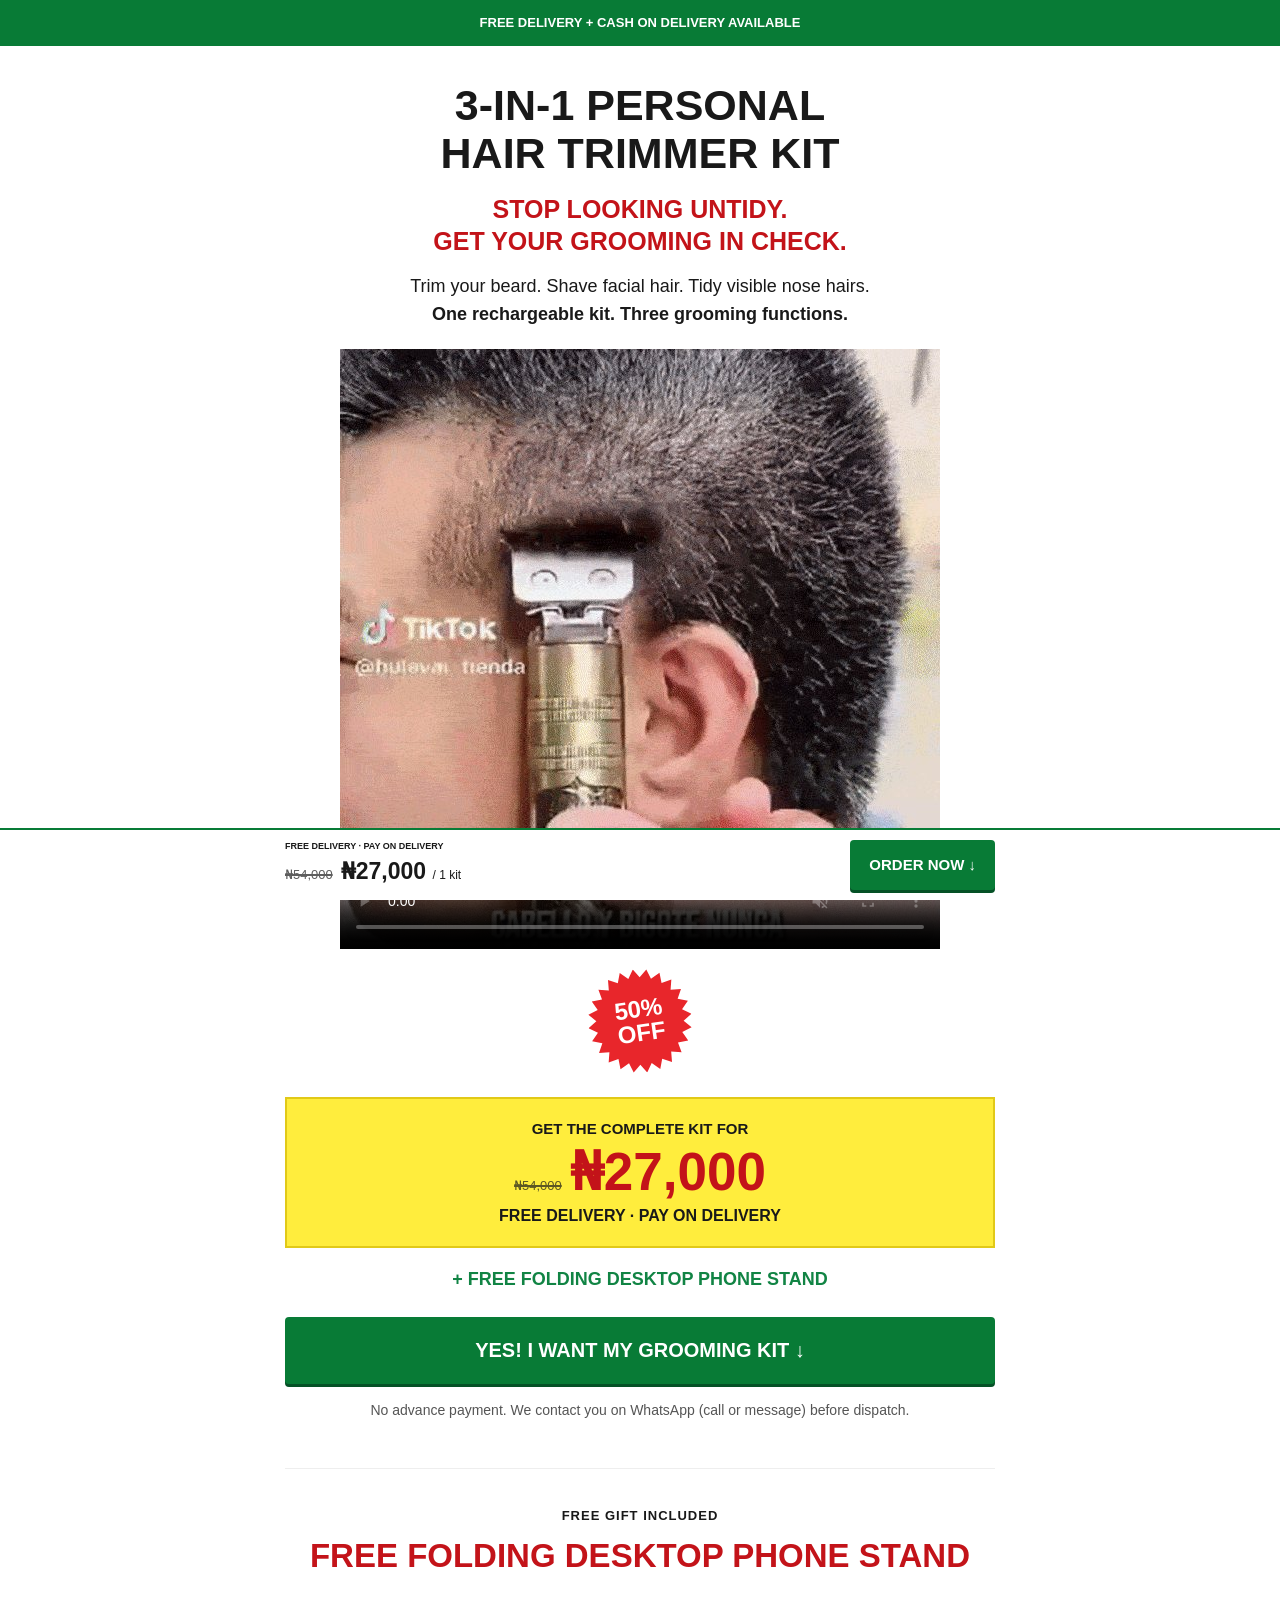
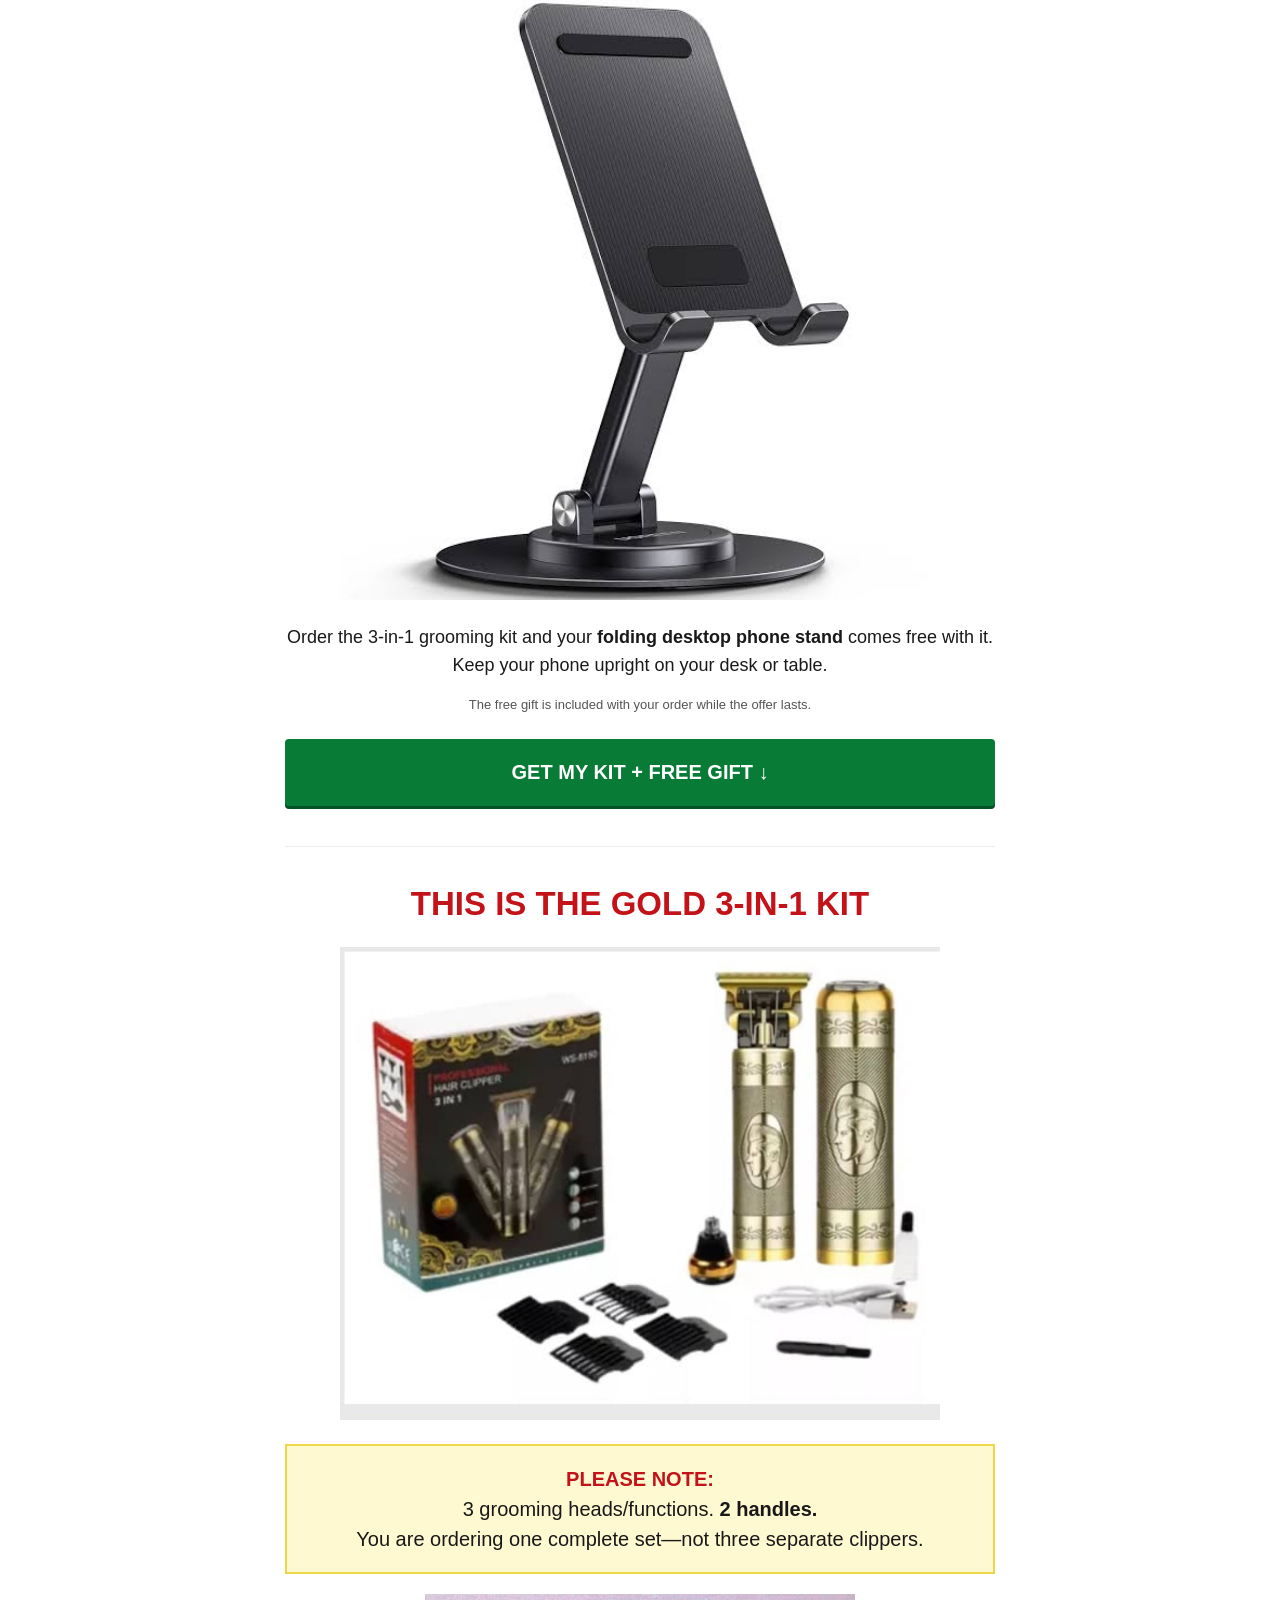
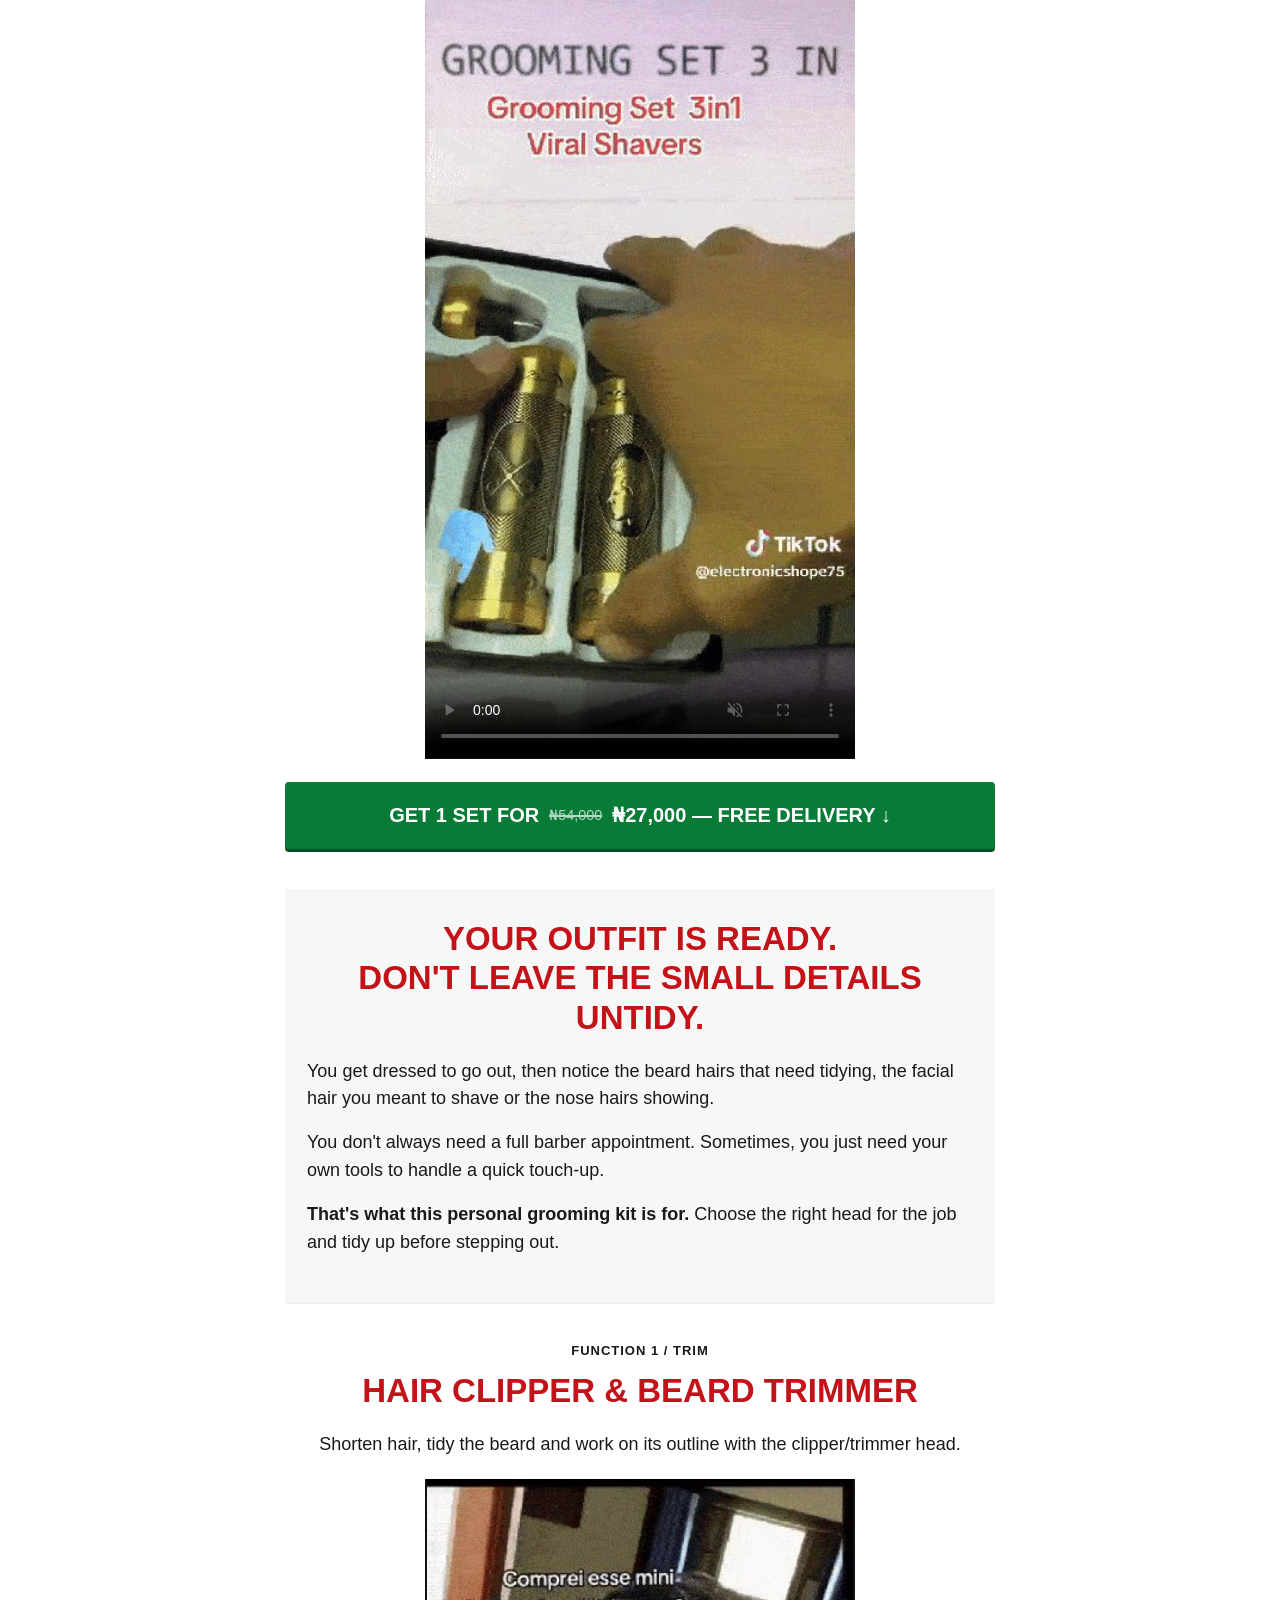
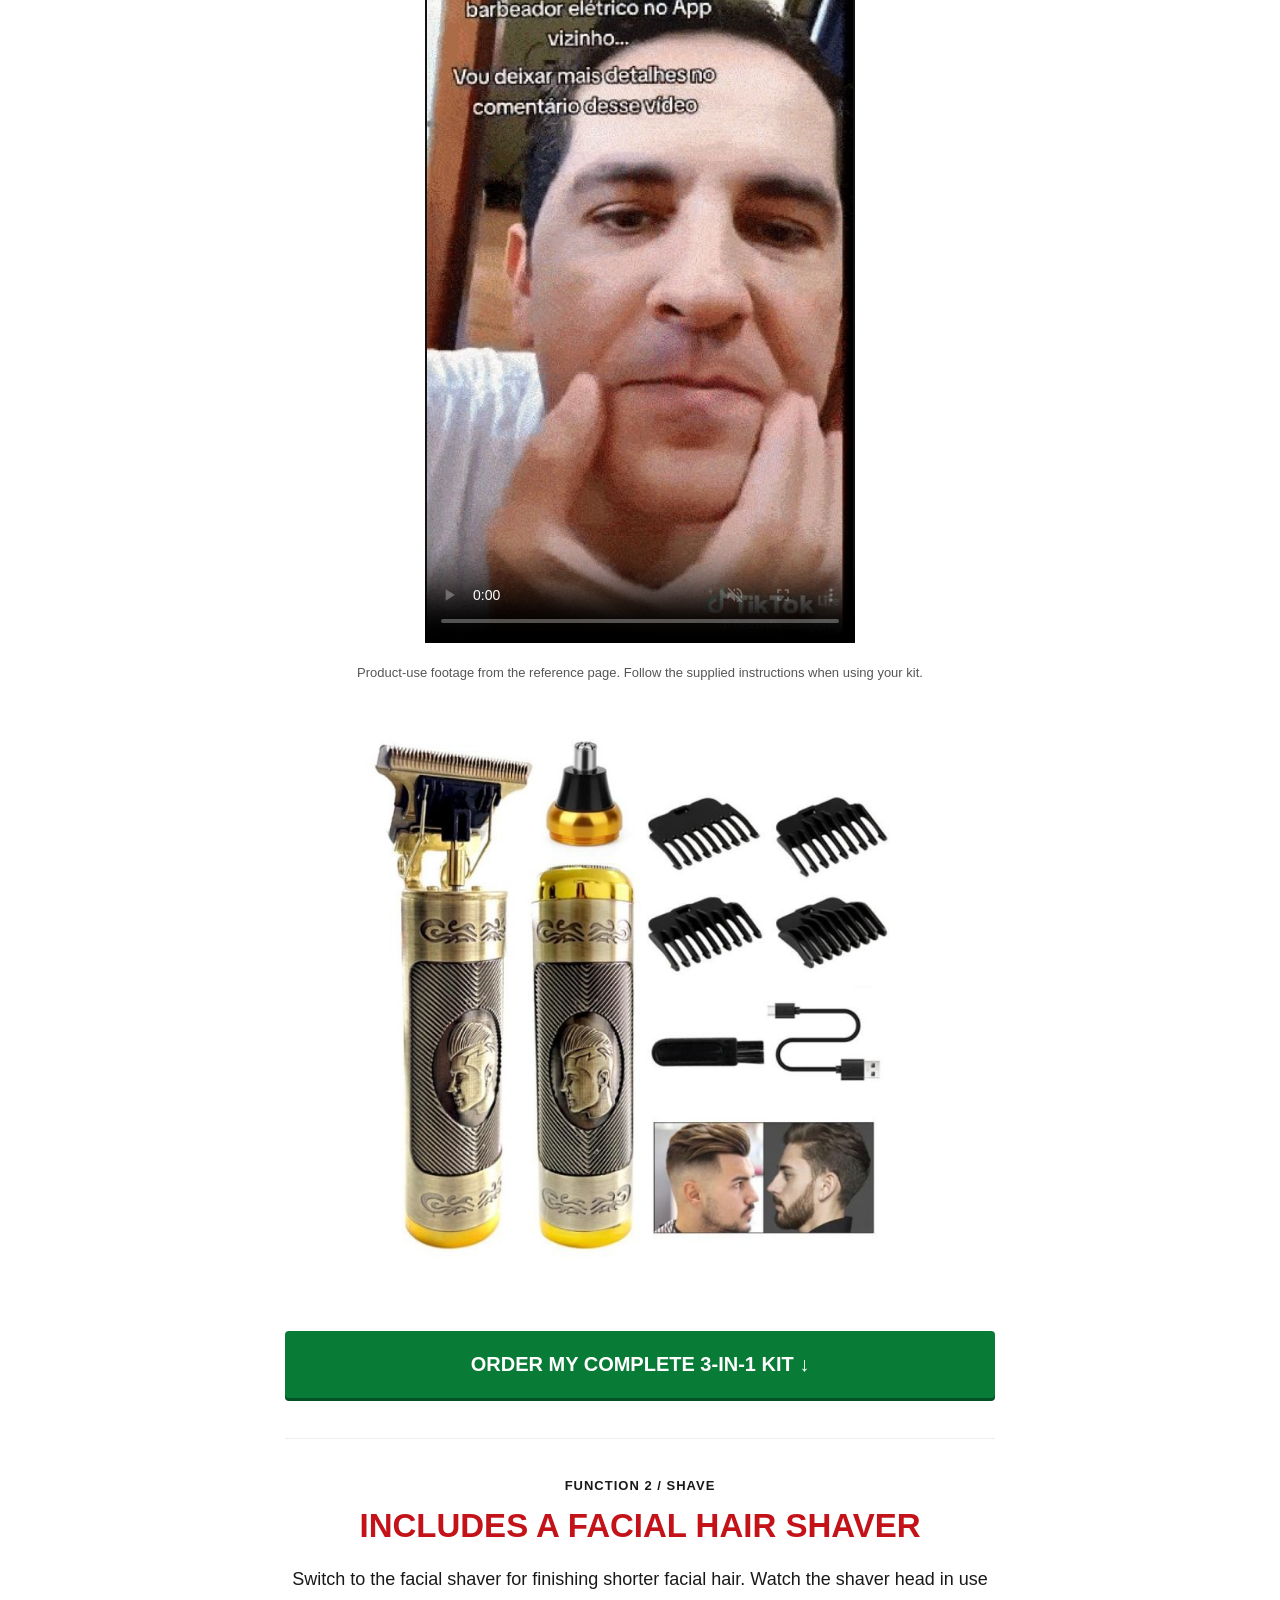
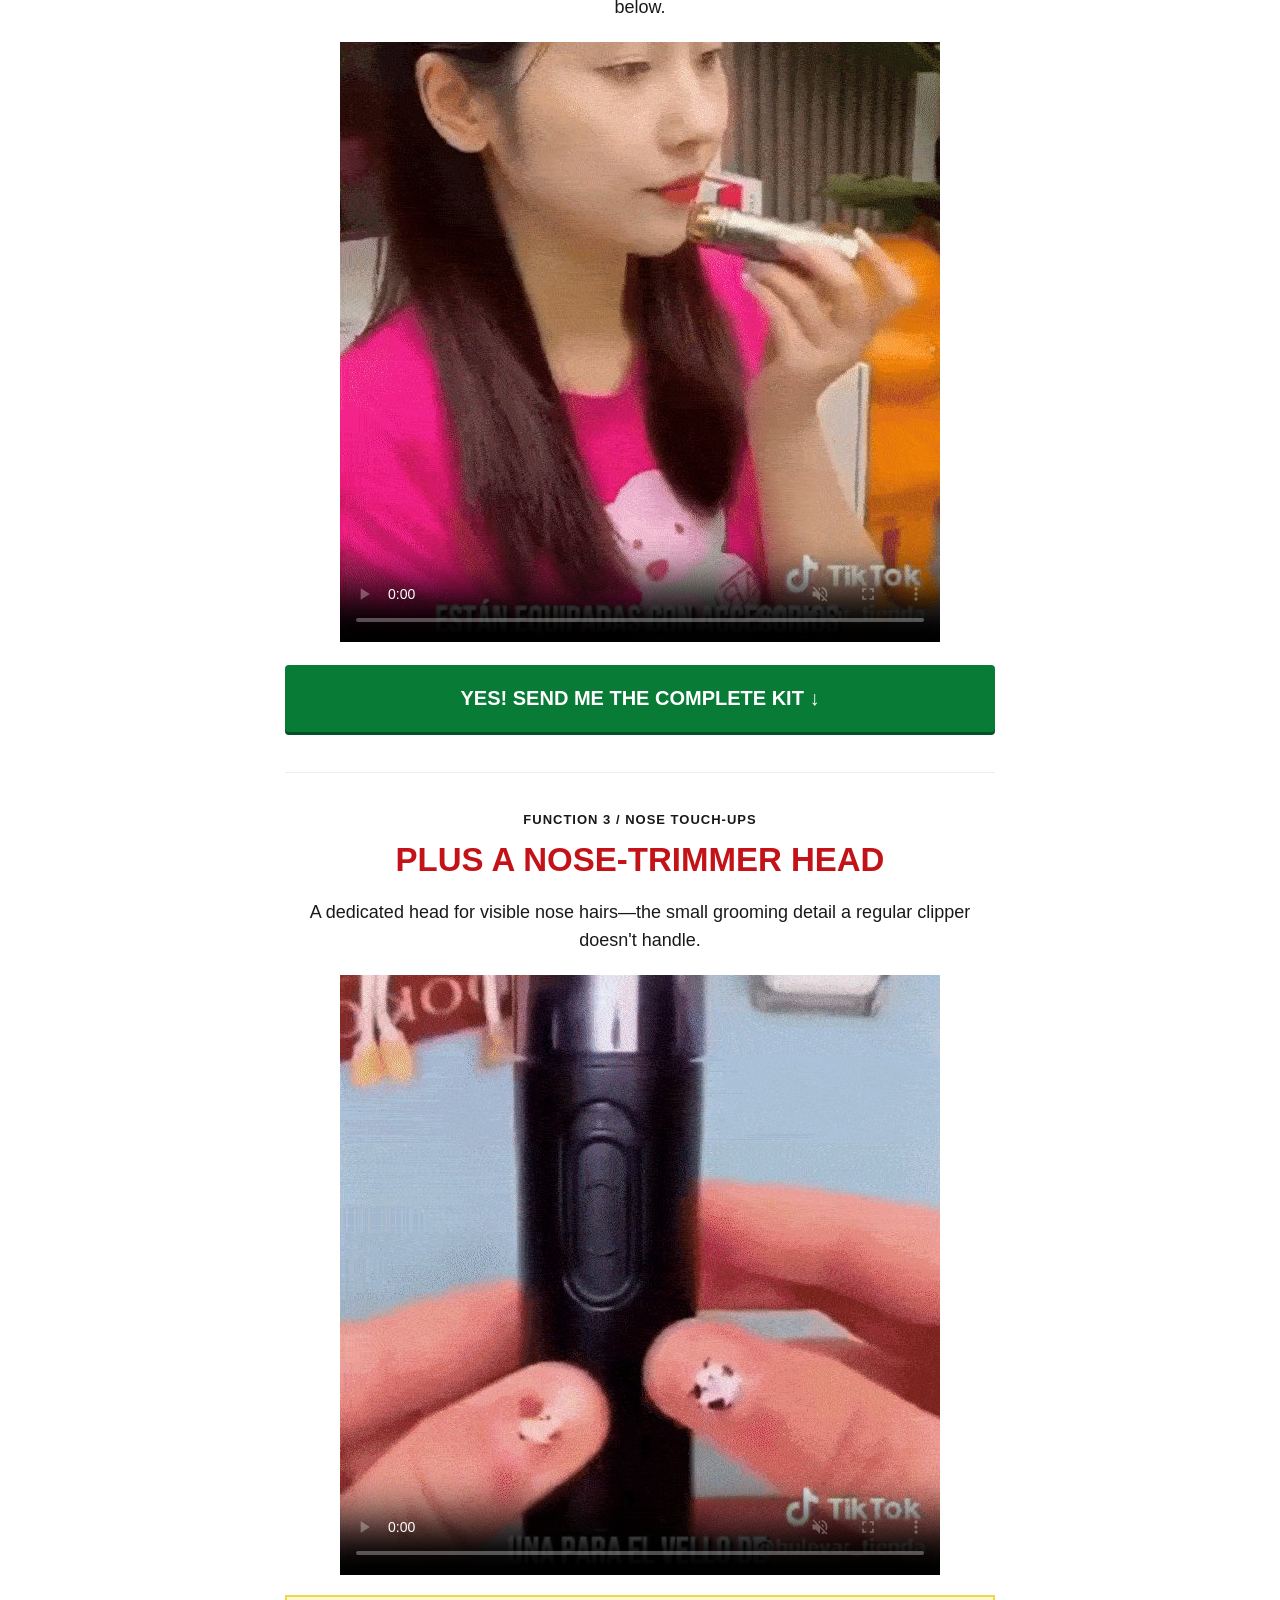
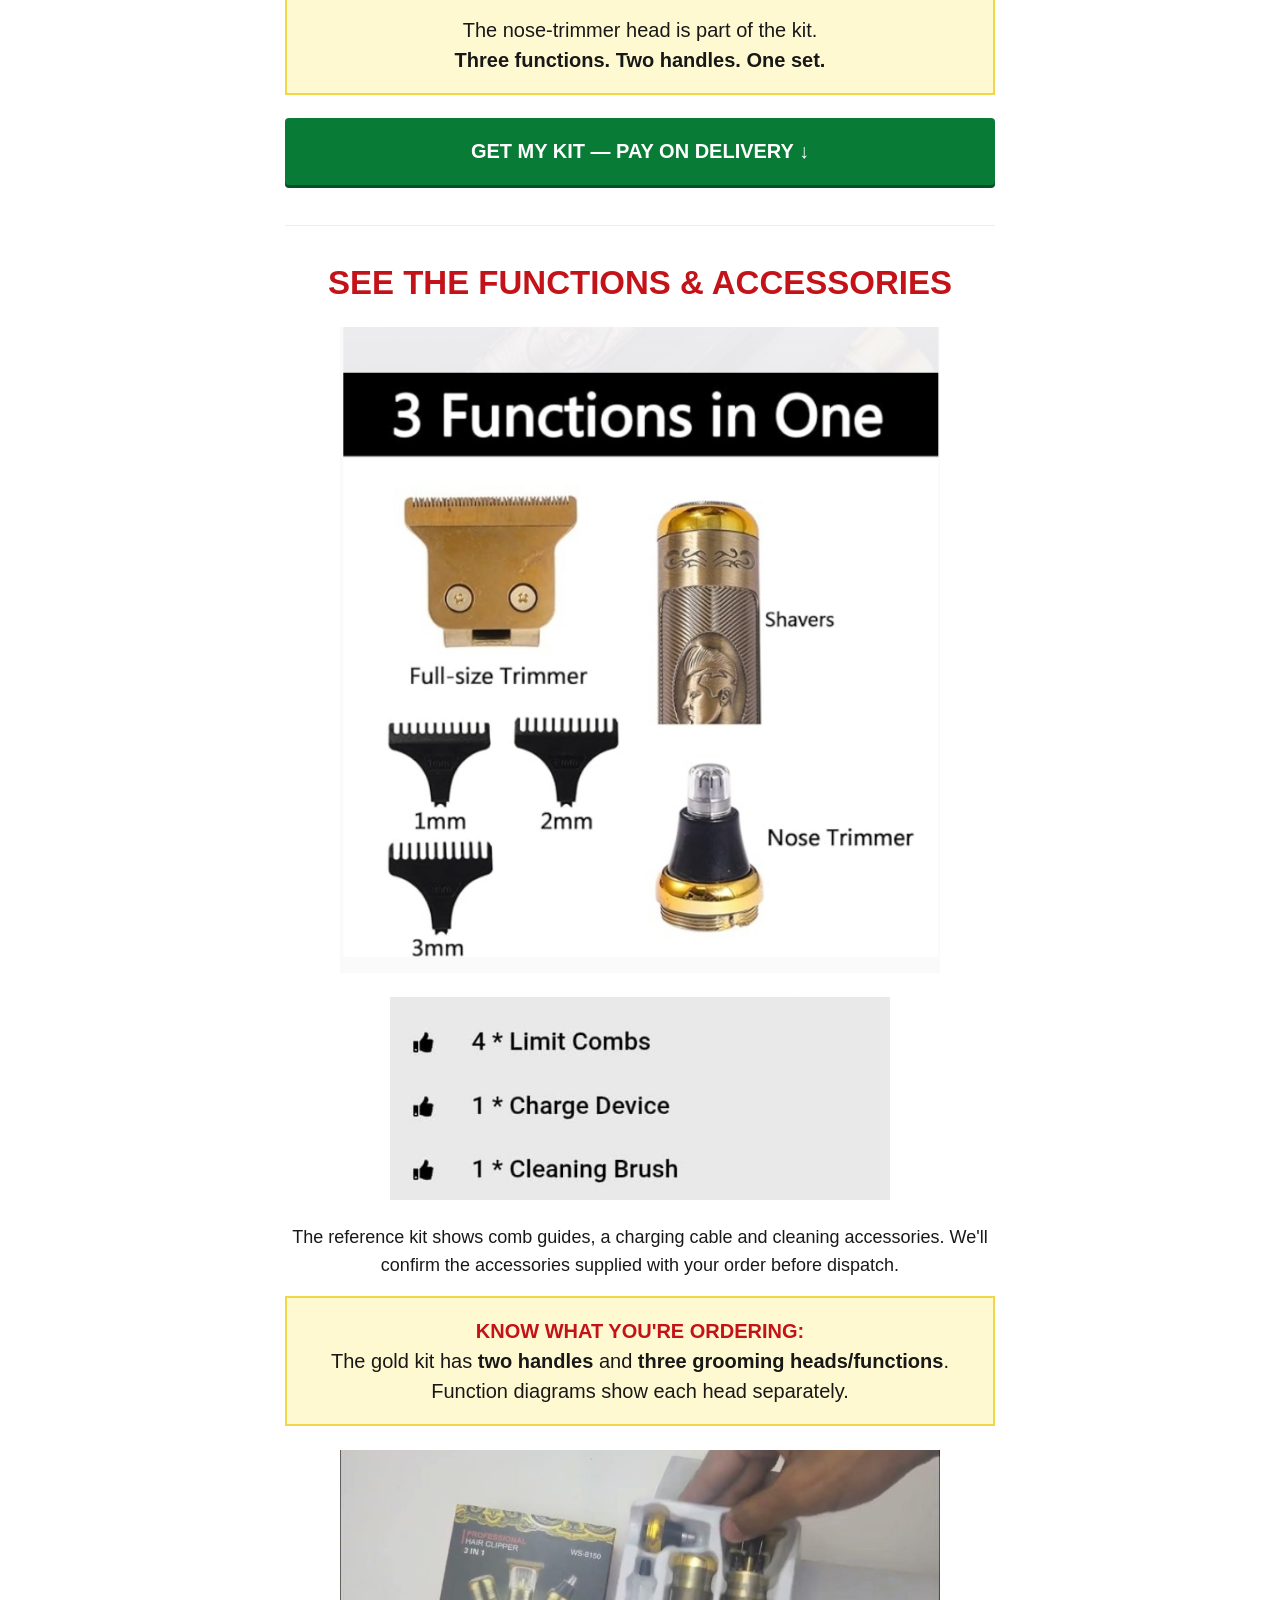
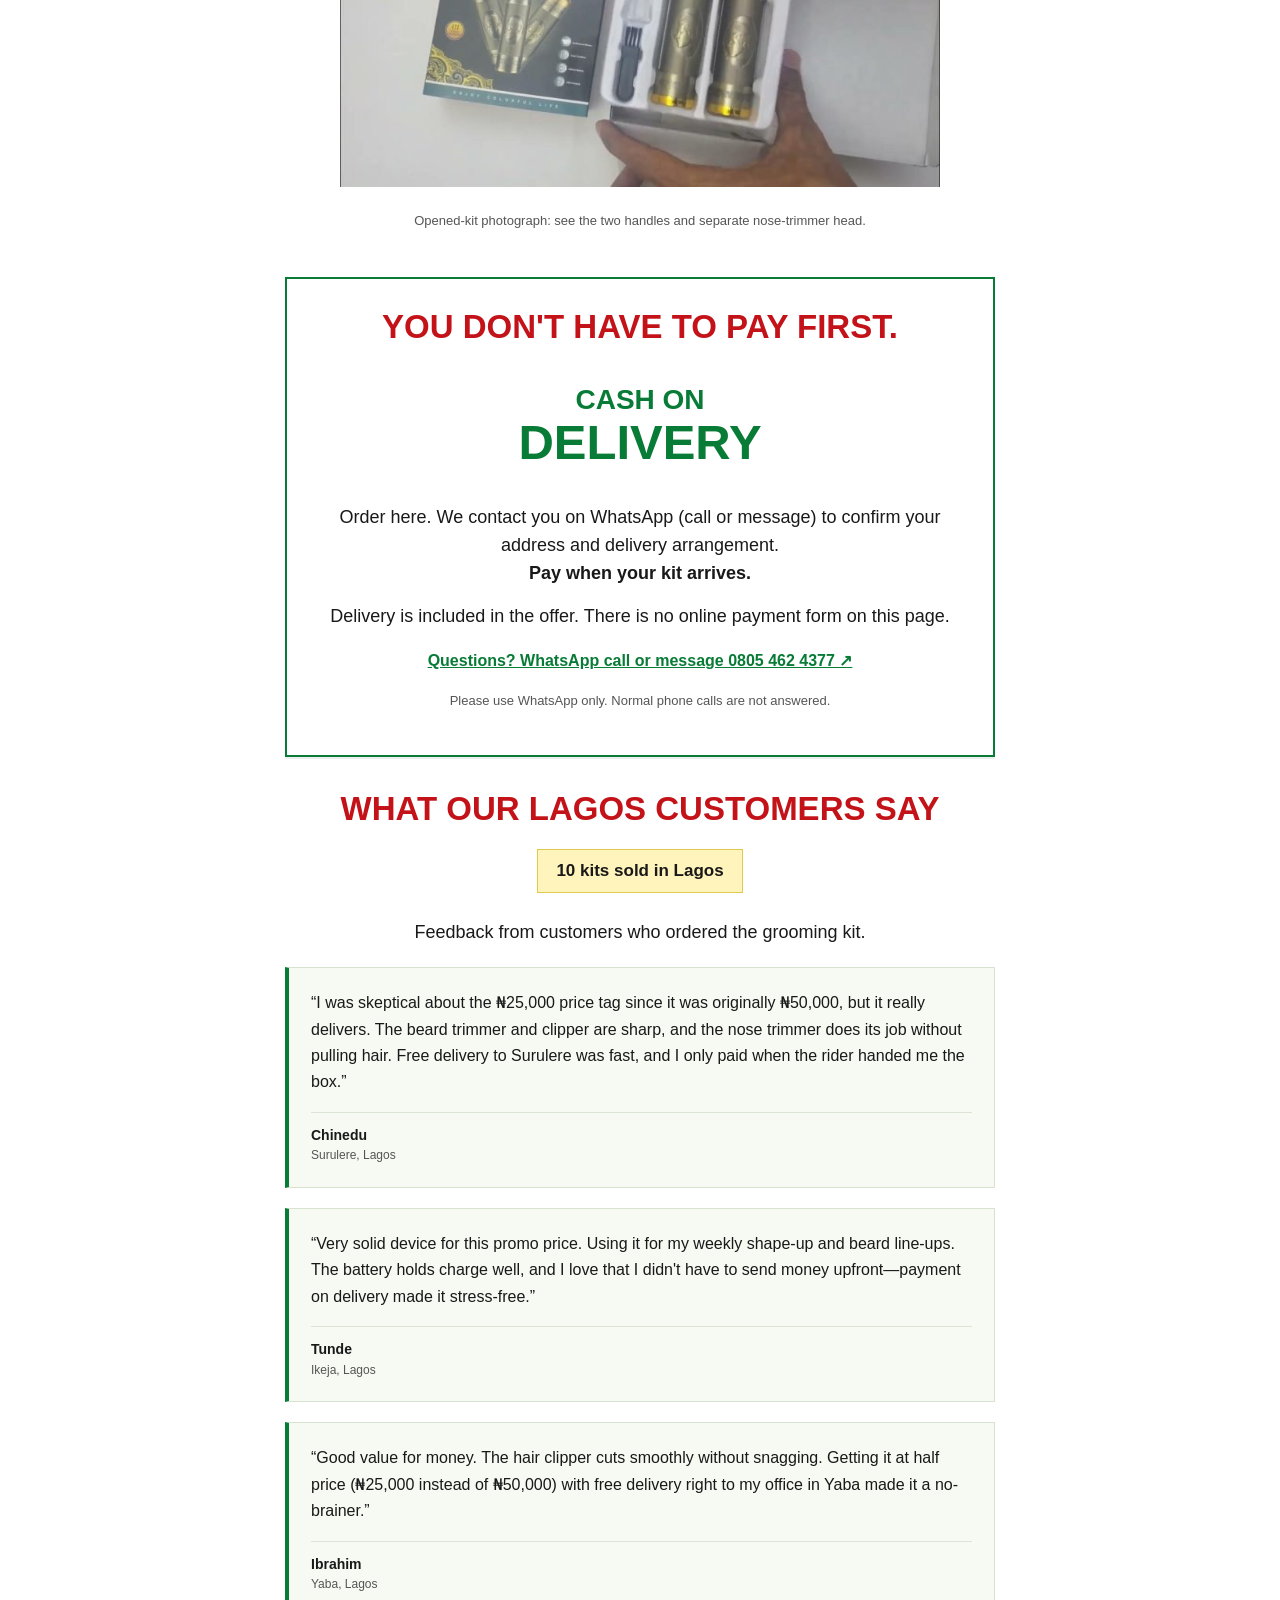
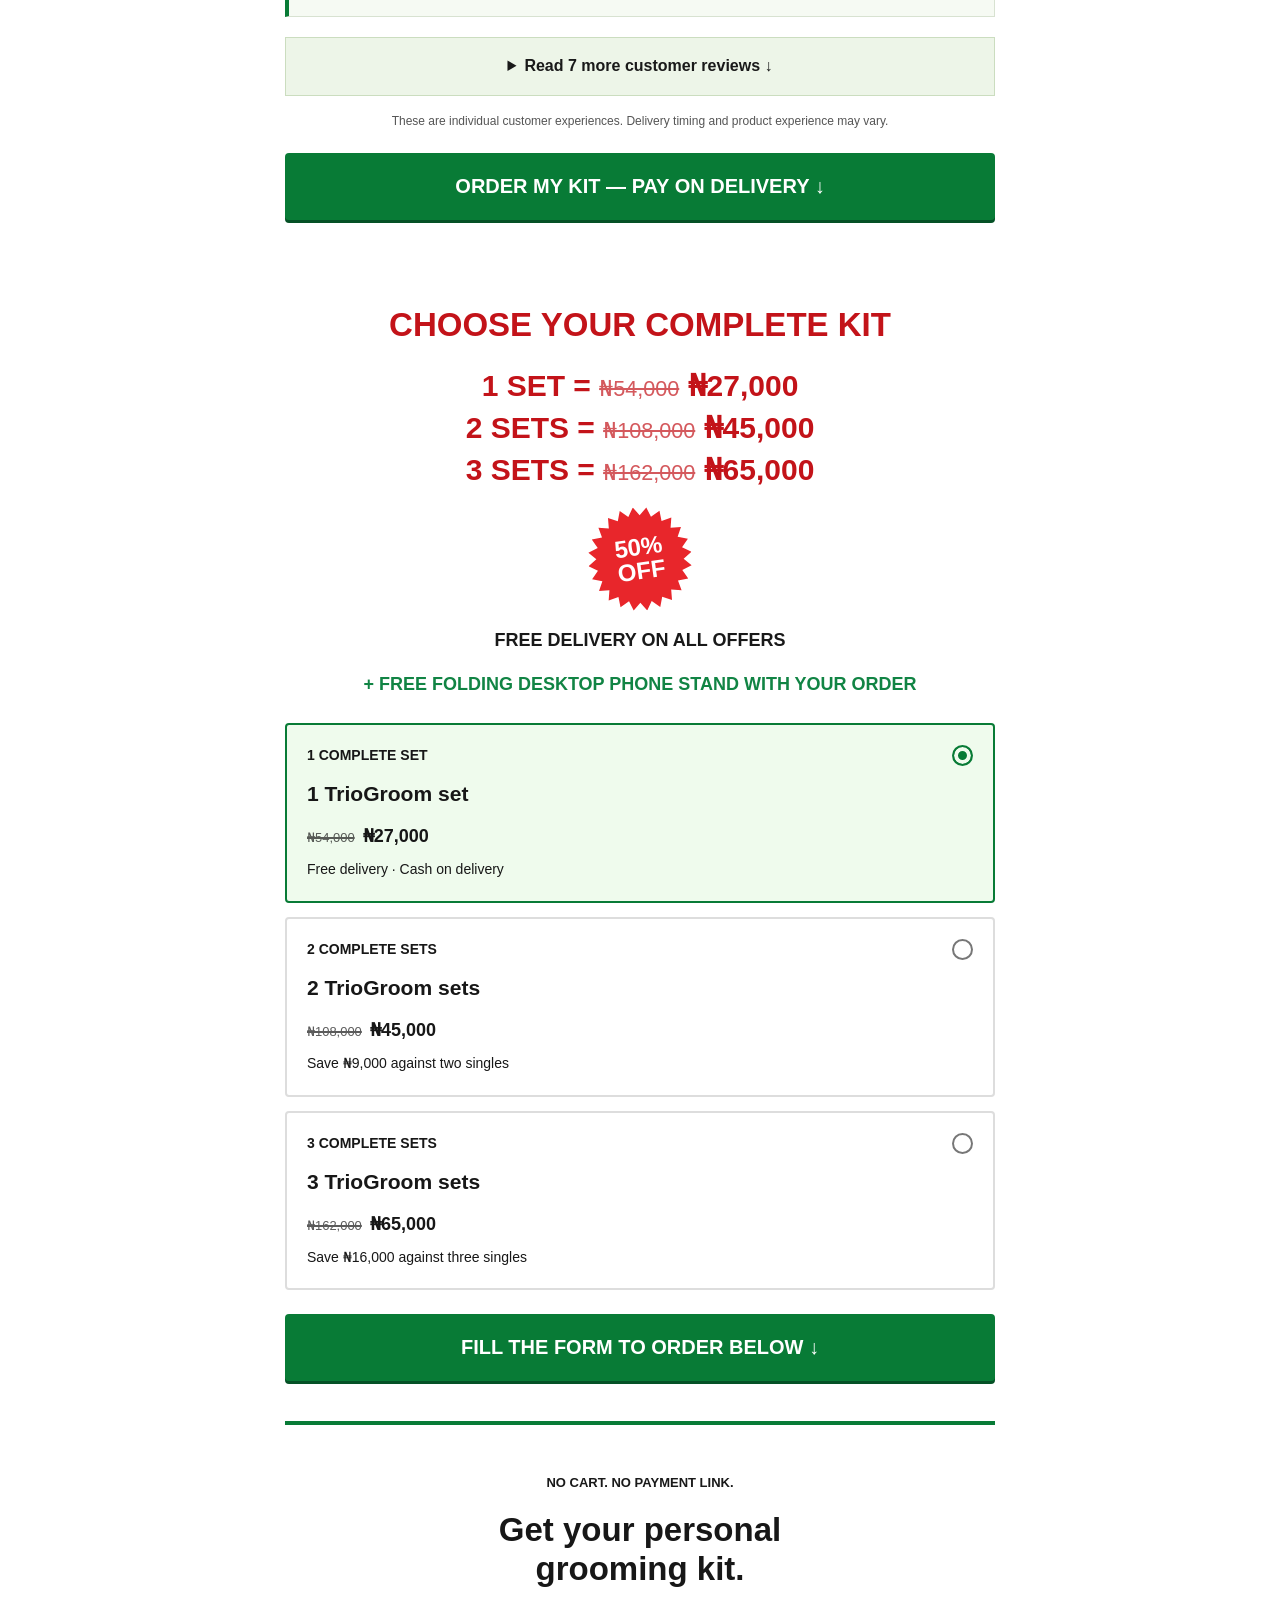
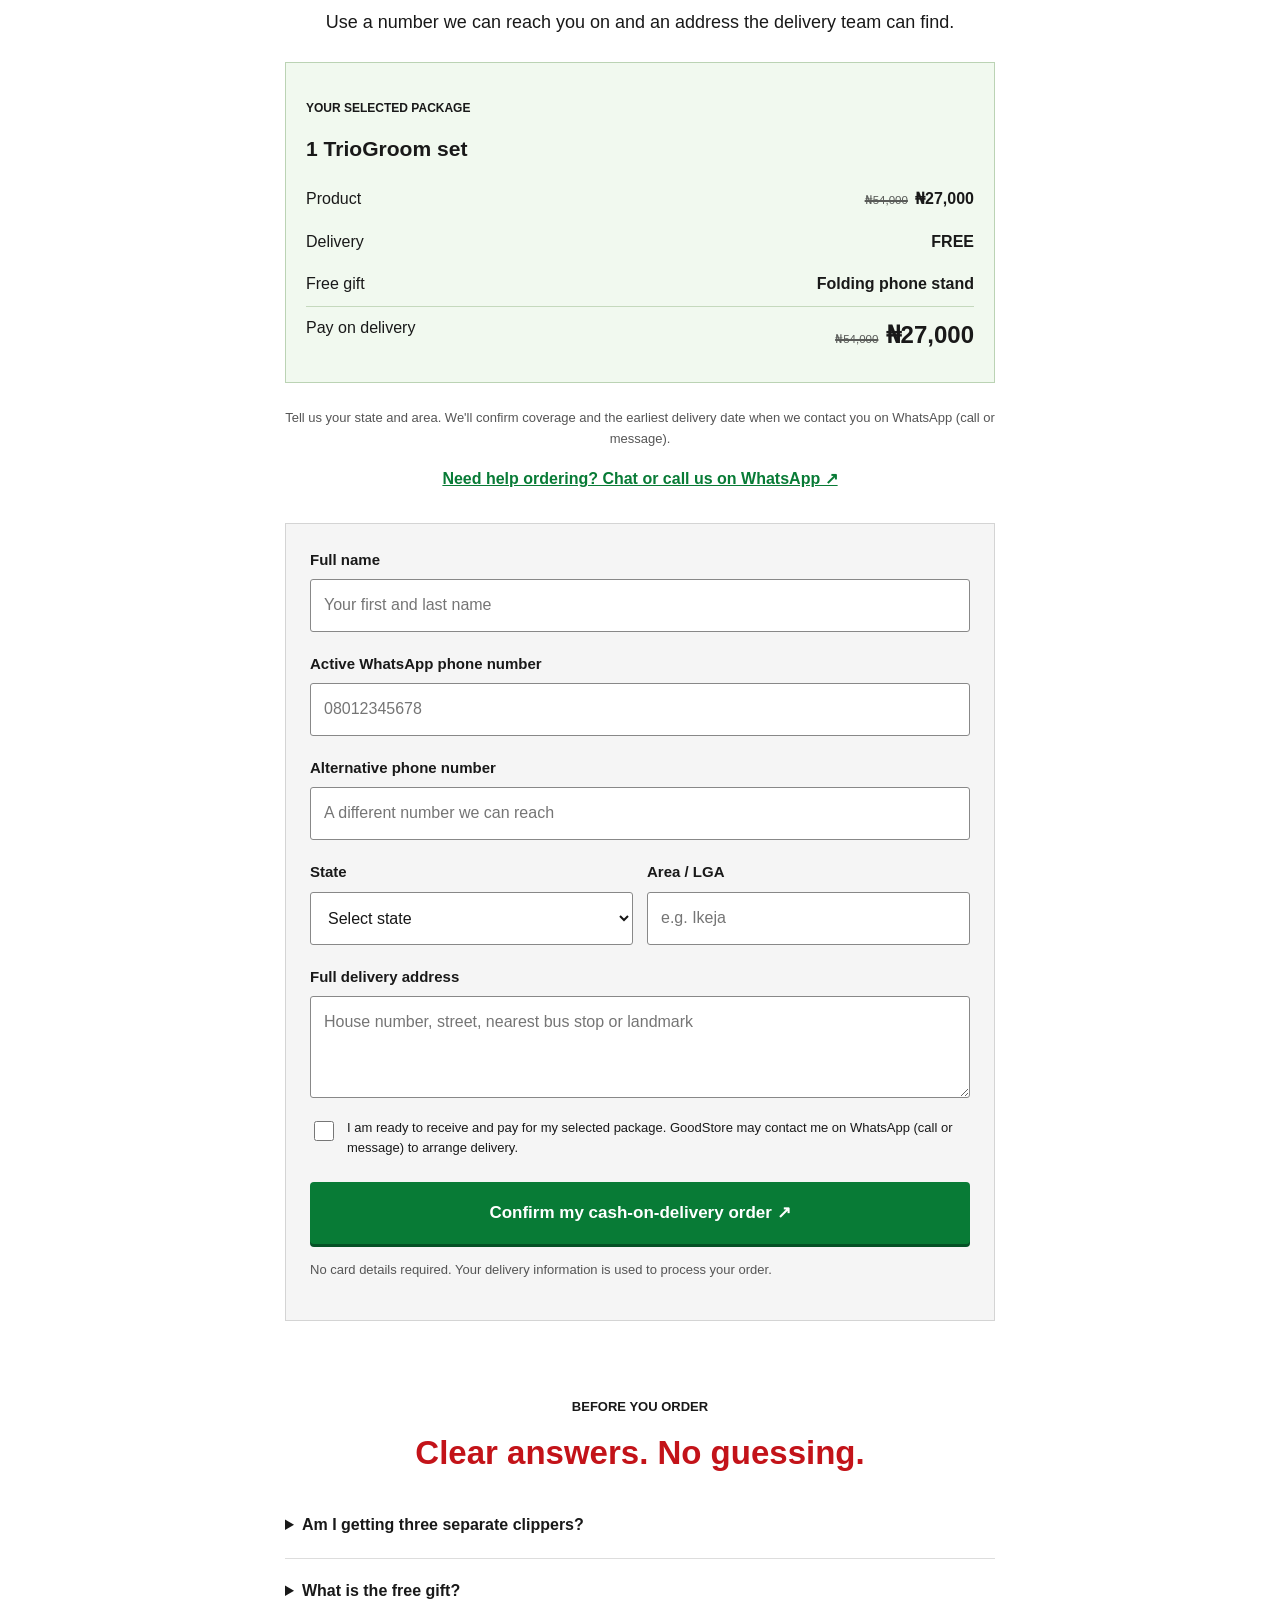
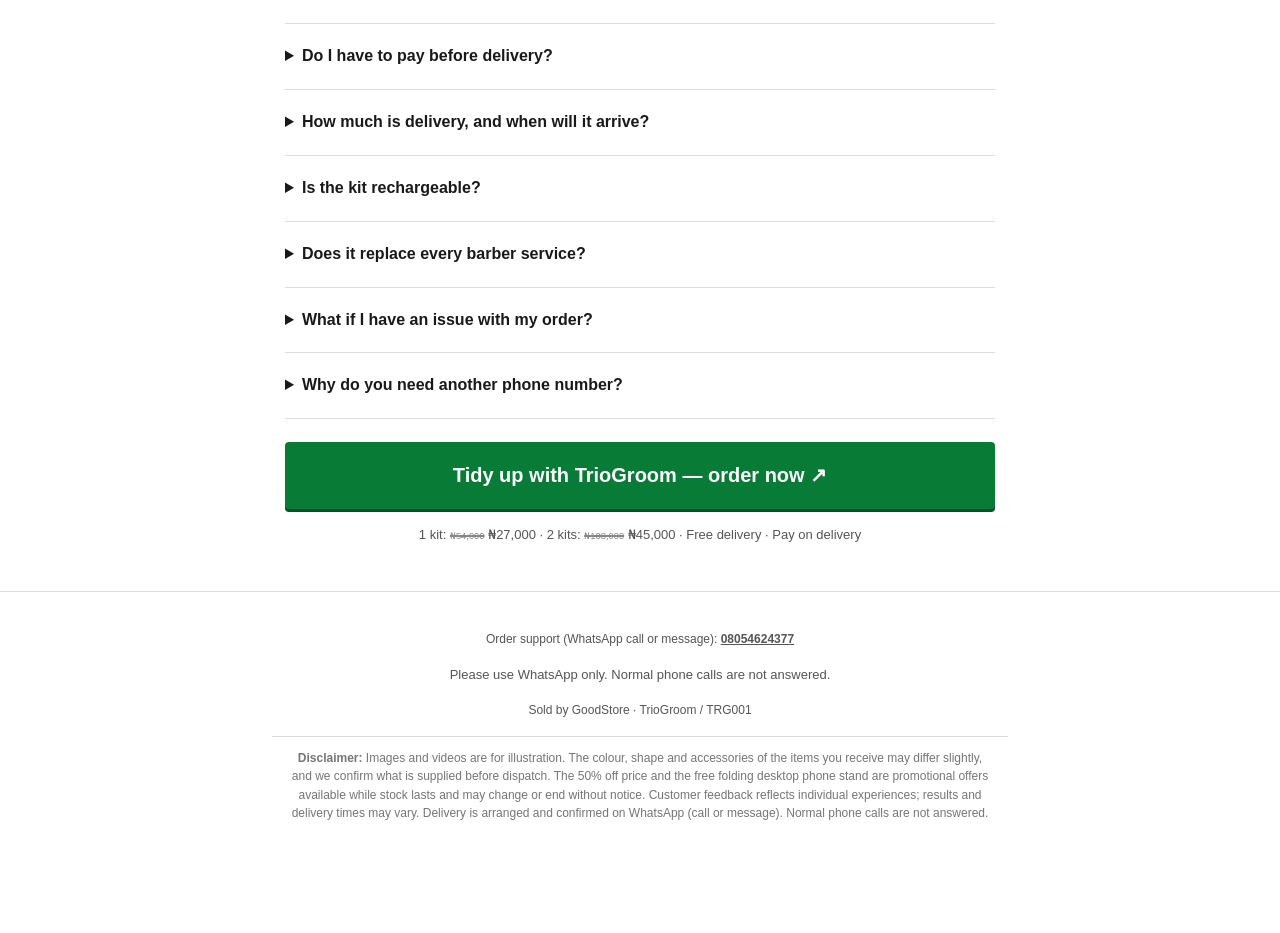
<file: TrioGroom/index.html>
<!doctype html>
<html lang="en-NG">

<head>
  <meta charset="utf-8">
  <meta name="viewport" content="width=device-width,initial-scale=1">
  <meta name="theme-color" content="#118444">
  <meta name="description" content="Gold 3-in-1 personal grooming kit: clipper, facial shaver and nose trimmer. ₦27,000 (was ₦54,000) with free delivery. Pay on delivery.">
  <title>Gold 3-in-1 Grooming Kit | ₦27,000 · Pay on delivery</title>
  <link rel="stylesheet" href="styles.css">
  <style>
    /* Slashed "original price" - only affects the new elements below */
    .price-pair { display: inline-flex; align-items: baseline; justify-content: center; flex-wrap: wrap; gap: .1em .45em; font-style: normal; }
    .was-price { text-decoration: line-through; text-decoration-thickness: 2px; font-weight: 400; font-size: .72em; opacity: .7; white-space: nowrap; }

    /* 50% OFF starburst badge (pure CSS, no image needed) */
    .badge-50 { display: flex; align-items: center; justify-content: center; width: 104px; height: 104px; margin: 14px auto; background: #e8262b; color: #fff; font-weight: 900; font-size: 24px; line-height: 1; text-align: center; transform: rotate(-8deg); clip-path: polygon(50.0% 0.0%, 55.5% 8.4%, 62.9% 1.7%, 66.1% 11.2%, 75.0% 6.7%, 75.6% 16.7%, 85.4% 14.6%, 83.3% 24.4%, 93.3% 25.0%, 88.8% 33.9%, 98.3% 37.1%, 91.6% 44.5%, 100.0% 50.0%, 91.6% 55.5%, 98.3% 62.9%, 88.8% 66.1%, 93.3% 75.0%, 83.3% 75.6%, 85.4% 85.4%, 75.6% 83.3%, 75.0% 93.3%, 66.1% 88.8%, 62.9% 98.3%, 55.5% 91.6%, 50.0% 100.0%, 44.5% 91.6%, 37.1% 98.3%, 33.9% 88.8%, 25.0% 93.3%, 24.4% 83.3%, 14.6% 85.4%, 16.7% 75.6%, 6.7% 75.0%, 11.2% 66.1%, 1.7% 62.9%, 8.4% 55.5%, 0.0% 50.0%, 8.4% 44.5%, 1.7% 37.1%, 11.2% 33.9%, 6.7% 25.0%, 16.7% 24.4%, 14.6% 14.6%, 24.4% 16.7%, 25.0% 6.7%, 33.9% 11.2%, 37.1% 1.7%, 44.5% 8.4%); }
    /* Free gift highlight line */
    .gift-line { margin: .7em 0; text-align: center; font-weight: 800; color: #118444; }
    /* Footer disclaimer */
    .disclaimer { max-width: 46rem; margin: 14px auto 0; padding: 12px 16px 0; border-top: 1px solid rgba(128,128,128,.35); font-size: .75rem; line-height: 1.55; text-align: center; opacity: .8; }
  </style>
</head>

<body>
  <div class="top-strip">FREE DELIVERY + CASH ON DELIVERY AVAILABLE</div>

  <main class="sales-page">

    <!-- ============ HERO ============ -->
    <section class="opening" data-gs-view="hero_view">
      <h1>3-IN-1 PERSONAL<br>HAIR TRIMMER KIT</h1>
      <p class="headline">STOP LOOKING UNTIDY.<br>GET YOUR GROOMING IN CHECK.</p>
      <p class="intro">
        Trim your beard. Shave facial hair. Tidy visible nose hairs.<br>
        <strong>One rechargeable kit. Three grooming functions.</strong>
      </p>

      <video class="demo" src="assets/hero.mp4" poster="assets/hero-poster.jpg"
        data-gs-video="hero_demo" width="480" controls muted playsinline loop
        preload="metadata" aria-label="hero demo"></video>

      <div class="badge-50" role="img" aria-label="50% off"><span>50%<br>OFF</span></div>

      <div class="price-banner">
        <span>GET THE COMPLETE KIT FOR</span>
        <i class="price-pair"><s class="was-price">₦54,000</s><strong>₦27,000</strong></i>
        <b>FREE DELIVERY · PAY ON DELIVERY</b>
      </div>

      <p class="gift-line">+ FREE FOLDING DESKTOP PHONE STAND</p>

      <a class="button" href="#order" data-gs-event="cta_click" data-gs-label="hero_order_now">
        YES! I WANT MY GROOMING KIT ↓
      </a>
      <p class="small reassurance">No advance payment. We contact you on WhatsApp (call or message) before dispatch.</p>
    </section>

    <!-- ============ FREE GIFT ============ -->
    <section class="visual-section gift-section" id="free-gift">
      <div class="function-label">FREE GIFT INCLUDED</div>
      <h2>FREE FOLDING DESKTOP PHONE STAND</h2>
      <img class="product-photo" src="assets/folding-desktop-phone-stand.jpeg" width="554" height="554" loading="lazy"
        alt="Black folding desktop phone stand with a round base">
      <p>Order the 3-in-1 grooming kit and your <strong>folding desktop phone stand</strong> comes free with it. Keep your phone upright on your desk or table.</p>
      <p class="small">The free gift is included with your order while the offer lasts.</p>
      <a class="button" href="#order" data-gs-event="cta_click" data-gs-label="gift_order_now">
        GET MY KIT + FREE GIFT ↓
      </a>
    </section>

    <!-- ============ PRODUCT OVERVIEW ============ -->
    <section class="visual-section">
      <h2>THIS IS THE GOLD 3-IN-1 KIT</h2>
      <img class="product-photo" src="assets/kit.jpg" width="719" height="567" loading="lazy"
        alt="Gold rechargeable grooming kit showing two handles, nose-trimmer head and accessories">

      <p class="package-warning">
        <strong>PLEASE NOTE:</strong><br>
        3 grooming heads/functions. <strong>2 handles.</strong><br>
        You are ordering one complete set—not three separate clippers.
      </p>

      <video class="demo portrait" data-src="assets/demo2.mp4" poster="assets/demo2-poster.jpg"
        data-gs-video="kit_demo" width="480" controls muted playsinline loop
        preload="none" aria-label="kit demo"></video>

      <a class="button" href="#order" data-gs-event="cta_click" data-gs-label="package_order_now">
        GET 1 SET FOR <s class="was-price">₦54,000</s> ₦27,000 — FREE DELIVERY ↓
      </a>
    </section>

    <!-- ============ PITCH COPY ============ -->
    <section class="copy-section">
      <h2>YOUR OUTFIT IS READY.<br>DON'T LEAVE THE SMALL DETAILS UNTIDY.</h2>
      <p>You get dressed to go out, then notice the beard hairs that need tidying, the facial hair you meant to shave or the nose hairs showing.</p>
      <p>You don't always need a full barber appointment. Sometimes, you just need your own tools to handle a quick touch-up.</p>
      <p>
        <strong>That's what this personal grooming kit is for.</strong>
        Choose the right head for the job and tidy up before stepping out.
      </p>
    </section>

    <!-- ============ FUNCTION 1: TRIM ============ -->
    <section class="visual-section">
      <div class="function-label">FUNCTION 1 / TRIM</div>
      <h2>HAIR CLIPPER &amp; BEARD TRIMMER</h2>
      <p>Shorten hair, tidy the beard and work on its outline with the clipper/trimmer head.</p>

      <video class="demo portrait" data-src="assets/demo1.mp4" poster="assets/demo1-poster.jpg"
        data-gs-video="trimmer_demo" width="480" controls muted playsinline loop
        preload="none" aria-label="trimmer demo"></video>

      <p class="small">Product-use footage from the reference page. Follow the supplied instructions when using your kit.</p>

      <img class="product-photo" src="assets/kit-detail.jpg" width="768" height="768" loading="lazy"
        alt="The two gold handles, separate nose-trimmer head, comb guides, cable and cleaning brush">

      <a class="button" href="#order" data-gs-event="cta_click" data-gs-label="trimmer_order_now">
        ORDER MY COMPLETE 3-IN-1 KIT ↓
      </a>
    </section>

    <!-- ============ FUNCTION 2: SHAVE ============ -->
    <section class="visual-section">
      <div class="function-label">FUNCTION 2 / SHAVE</div>
      <h2>INCLUDES A FACIAL HAIR SHAVER</h2>
      <p>Switch to the facial shaver for finishing shorter facial hair. Watch the shaver head in use below.</p>

      <video class="demo" data-src="assets/shave.mp4" poster="assets/shave-poster.jpg"
        data-gs-video="facial_shaver_demo" width="480" controls muted playsinline loop
        preload="none" aria-label="facial shaver demo"></video>

      <a class="button" href="#order" data-gs-event="cta_click" data-gs-label="shaver_order_now">
        YES! SEND ME THE COMPLETE KIT ↓
      </a>
    </section>

    <!-- ============ FUNCTION 3: NOSE ============ -->
    <section class="visual-section">
      <div class="function-label">FUNCTION 3 / NOSE TOUCH-UPS</div>
      <h2>PLUS A NOSE-TRIMMER HEAD</h2>
      <p>A dedicated head for visible nose hairs—the small grooming detail a regular clipper doesn't handle.</p>

      <video class="demo" data-src="assets/nose.mp4" poster="assets/nose-poster.jpg"
        data-gs-video="nose_trimmer_demo" width="480" controls muted playsinline loop
        preload="none" aria-label="nose trimmer demo"></video>

      <p class="package-warning">
        The nose-trimmer head is part of the kit.<br>
        <strong>Three functions. Two handles. One set.</strong>
      </p>

      <a class="button" href="#order" data-gs-event="cta_click" data-gs-label="nose_order_now">
        GET MY KIT — PAY ON DELIVERY ↓
      </a>
    </section>

    <!-- ============ FUNCTIONS & ACCESSORIES ============ -->
    <section class="visual-section">
      <h2>SEE THE FUNCTIONS &amp; ACCESSORIES</h2>

      <img class="product-photo" src="assets/gold-extra.jpg" width="719" height="719" loading="lazy"
        alt="Diagram showing the clipper, shaver, nose-trimmer head and comb guides">
      <img class="product-photo accessory-photo" src="assets/gold-kit.jpg" width="719" height="400" loading="lazy"
        alt="Accessory list showing comb guides, charging equipment and cleaning brush">

      <p>The reference kit shows comb guides, a charging cable and cleaning accessories. We'll confirm the accessories supplied with your order before dispatch.</p>

      <p class="package-warning">
        <strong>KNOW WHAT YOU'RE ORDERING:</strong><br>
        The gold kit has <strong>two handles</strong> and <strong>three grooming heads/functions</strong>.
        Function diagrams show each head separately.
      </p>

      <img class="product-photo" src="assets/heads.jpg" width="768" height="432" loading="lazy"
        alt="Opened box showing the physical gold grooming set">
      <p class="small">Opened-kit photograph: see the two handles and separate nose-trimmer head.</p>
    </section>

    <!-- ============ CASH ON DELIVERY ============ -->
    <section class="cod-section">
      <h2>YOU DON'T HAVE TO PAY FIRST.</h2>
      <div class="cod-stamp">CASH ON<br><strong>DELIVERY</strong></div>

      <p>
        Order here. We contact you on WhatsApp (call or message) to confirm your address and delivery arrangement.<br>
        <strong>Pay when your kit arrives.</strong>
      </p>
      <p>Delivery is included in the offer. There is no online payment form on this page.</p>

      <a class="whatsapp" href="https://wa.me/2348054624377"
        data-gs-event="whatsapp_click" data-gs-label="midpage_whatsapp_support">
        Questions? WhatsApp call or message 0805 462 4377 ↗
      </a>
      <p class="small">Please use WhatsApp only. Normal phone calls are not answered.</p>
    </section>

    <!-- ============ REVIEWS ============ -->
    <section class="reviews" id="customer-feedback">
      <h2>WHAT OUR LAGOS CUSTOMERS SAY</h2>
      <p class="sold-count">10 kits sold in Lagos</p>
      <p>Feedback from customers who ordered the grooming kit.</p>

      <figure class="review">
        <blockquote>“I was skeptical about the ₦25,000 price tag since it was originally ₦50,000, but it really delivers. The beard trimmer and clipper are sharp, and the nose trimmer does its job without pulling hair. Free delivery to Surulere was fast, and I only paid when the rider handed me the box.”</blockquote>
        <figcaption><strong>Chinedu</strong><span>Surulere, Lagos</span></figcaption>
      </figure>

      <figure class="review">
        <blockquote>“Very solid device for this promo price. Using it for my weekly shape-up and beard line-ups. The battery holds charge well, and I love that I didn&#x27;t have to send money upfront—payment on delivery made it stress-free.”</blockquote>
        <figcaption><strong>Tunde</strong><span>Ikeja, Lagos</span></figcaption>
      </figure>

      <figure class="review">
        <blockquote>“Good value for money. The hair clipper cuts smoothly without snagging. Getting it at half price (₦25,000 instead of ₦50,000) with free delivery right to my office in Yaba made it a no-brainer.”</blockquote>
        <figcaption><strong>Ibrahim</strong><span>Yaba, Lagos</span></figcaption>
      </figure>

      <details class="more-reviews">
        <summary>Read 7 more customer reviews ↓</summary>

        <figure class="review">
          <blockquote>“The build quality is decent and lightweight. I use all three attachments—especially the nose trimmer and beard head. Paid cash on delivery in Lekki with zero issues.”</blockquote>
          <figcaption><strong>Emeka</strong><span>Lekki, Lagos</span></figcaption>
        </figure>

        <figure class="review">
          <blockquote>“At first I thought the discount was a trick, the price dropped from ₦50,000 to ₦25,000. When it arrived, I tested every head. It works great, charges via USB, and the delivery guy was polite. I paid right at my doorstep.”</blockquote>
          <figcaption><strong>Dayo</strong><span>Ojota, Lagos</span></figcaption>
        </figure>

        <figure class="review">
          <blockquote>“The battery lasts long enough for two full grooming sessions. Changing the heads is easy, and it doesn&#x27;t make too much noise. Free delivery to Agege and pay-on-delivery is the best part.”</blockquote>
          <figcaption><strong>Kazeem</strong><span>Agege, Lagos</span></figcaption>
        </figure>

        <figure class="review">
          <blockquote>“Sharp blades and clean cut. For ₦25,000, you are getting a bargain compared to the original ₦50,000 price. Saves me frequent trips to the barbing salon for minor touches.”</blockquote>
          <figcaption><strong>Samuel</strong><span>Victoria Island, Lagos</span></figcaption>
        </figure>

        <figure class="review">
          <blockquote>“Very neat product. The nose trimmer attachment doesn&#x27;t hurt or pinch at all. Delivery to Gbagada took less than 24 hours, and I inspected the pack before paying the delivery agent.”</blockquote>
          <figcaption><strong>David</strong><span>Gbagada, Lagos</span></figcaption>
        </figure>

        <figure class="review">
          <blockquote>“I bought this for my husband and he loves it. Having the clipper, beard tool, and nose trimmer in one box is super convenient. The 50% discount deal with free delivery to Festac is top tier.”</blockquote>
          <figcaption><strong>Uche</strong><span>Festac, Lagos</span></figcaption>
        </figure>

        <figure class="review">
          <blockquote>“Working fine so far. The motor is strong and the attachments snap in firmly. No stress, no prepayment online—just ordered, got it delivered free to Magodo, and paid on delivery.”</blockquote>
          <figcaption><strong>Azeez</strong><span>Magodo, Lagos</span></figcaption>
        </figure>
      </details>

      <p class="small">These are individual customer experiences. Delivery timing and product experience may vary.</p>

      <a class="button" href="#order" data-gs-event="cta_click" data-gs-label="reviews_order_now">
        ORDER MY KIT — PAY ON DELIVERY ↓
      </a>
    </section>

    <!-- ============ OFFERS / PRICING ============ -->
    <section class="offers" data-gs-view="offer_view">
      <h2>CHOOSE YOUR COMPLETE KIT</h2>
      <p class="offer-title">
        1 SET = <s class="was-price">₦54,000</s> ₦27,000<br>
        2 SETS = <s class="was-price">₦108,000</s> ₦45,000<br>
        3 SETS = <s class="was-price">₦162,000</s> ₦65,000
      </p>
      <div class="badge-50" role="img" aria-label="50% off"><span>50%<br>OFF</span></div>
      <p><strong>FREE DELIVERY ON ALL OFFERS</strong></p>
      <p class="gift-line">+ FREE FOLDING DESKTOP PHONE STAND WITH YOUR ORDER</p>

      <div class="plans">
        <button class="plan selected" type="button" data-quantity="1" aria-pressed="true"
          data-gs-event="plan_select" data-gs-label="pricing_1_unit" data-gs-meta='{"quantity":1}'>
          <span class="plan-top">1 COMPLETE SET <span class="radio"></span></span>
          <h3>1 TrioGroom set</h3>
          <i class="price-pair"><s class="was-price">₦54,000</s><strong>₦27,000</strong></i>
          <p>Free delivery · Cash on delivery</p>
        </button>

        <button class="plan" type="button" data-quantity="2" aria-pressed="false"
          data-gs-event="plan_select" data-gs-label="pricing_2_units" data-gs-meta='{"quantity":2}'>
          <span class="plan-top">2 COMPLETE SETS <span class="radio"></span></span>
          <h3>2 TrioGroom sets</h3>
          <i class="price-pair"><s class="was-price">₦108,000</s><strong>₦45,000</strong></i>
          <p>Save ₦9,000 against two singles</p>
        </button>

        <button class="plan" type="button" data-quantity="3" aria-pressed="false"
          data-gs-event="plan_select" data-gs-label="pricing_3_units" data-gs-meta='{"quantity":3}'>
          <span class="plan-top">3 COMPLETE SETS <span class="radio"></span></span>
          <h3>3 TrioGroom sets</h3>
          <i class="price-pair"><s class="was-price">₦162,000</s><strong>₦65,000</strong></i>
          <p>Save ₦16,000 against three singles</p>
        </button>
      </div>

      <a class="button" href="#order" data-gs-event="cta_click" data-gs-label="pricing_order_now">
        FILL THE FORM TO ORDER BELOW ↓
      </a>
    </section>

    <!-- ============ ORDER FORM ============ -->
    <section id="order" class="order-section">
      <div class="wrap order-grid" data-gs-view="order_form_view">

        <div class="order-copy">
          <p class="eyebrow">NO CART. NO PAYMENT LINK.</p>
          <h2>Get your personal<br>grooming kit.</h2>
          <p>Use a number we can reach you on and an address the delivery team can find.</p>

          <div class="summary">
            <p>YOUR SELECTED PACKAGE</p>
            <h3 id="package-name">1 TrioGroom set</h3>
            <div><span>Product</span><i class="price-pair"><s class="was-price" data-was-dyn>₦54,000</s><strong id="package-price">₦27,000</strong></i></div>
            <div><span>Delivery</span><strong>FREE</strong></div>
            <div><span>Free gift</span><strong>Folding phone stand</strong></div>
            <div class="summary-total"><span>Pay on delivery</span><i class="price-pair"><s class="was-price" data-was-dyn>₦54,000</s><strong id="package-total">₦27,000</strong></i></div>
          </div>

          <p class="fine">Tell us your state and area. We'll confirm coverage and the earliest delivery date when we contact you on WhatsApp (call or message).</p>

          <a class="text-link" href="https://wa.me/2348054624377"
            data-gs-event="whatsapp_click" data-gs-label="form_whatsapp_support">
            Need help ordering? Chat or call us on WhatsApp ↗
          </a>
        </div>

        <form id="order-form" novalidate>
          <label for="fullname">Full name</label>
          <input id="fullname" name="fullname" autocomplete="name" required maxlength="100"
            placeholder="Your first and last name">

          <label for="phone">Active WhatsApp phone number</label>
          <input id="phone" name="phone" type="tel" inputmode="tel" autocomplete="tel" required
            maxlength="20" placeholder="08012345678">

          <label for="alternate">Alternative phone number</label>
          <input id="alternate" name="alternate" type="tel" inputmode="tel" required
            maxlength="20" placeholder="A different number we can reach">

          <div class="field-row">
            <div>
              <label for="state">State</label>
              <select id="state" name="state" required>
                <option value="">Select state</option>
              </select>
            </div>
            <div>
              <label for="city">Area / LGA</label>
              <input id="city" name="city" autocomplete="address-level2" required maxlength="100"
                placeholder="e.g. Ikeja">
            </div>
          </div>

          <label for="address">Full delivery address</label>
          <textarea id="address" name="address" autocomplete="street-address" required maxlength="500"
            rows="3" placeholder="House number, street, nearest bus stop or landmark"></textarea>

          <label class="consent">
            <input type="checkbox" id="consent" required>
            <span>I am ready to receive and pay for my selected package. GoodStore may contact me on WhatsApp (call or message) to arrange delivery.</span>
          </label>

          <p id="form-error" class="error" role="alert" hidden></p>

          <button id="submit-order" class="button" type="submit">
            Confirm my cash-on-delivery order ↗
          </button>

          <p class="fine">No card details required. Your delivery information is used to process your order.</p>

          <div id="confirmation" class="confirmation" role="status" tabindex="-1" hidden></div>
        </form>

      </div>
    </section>

    <!-- ============ FAQ ============ -->
    <section class="wrap faq">
      <p class="eyebrow">BEFORE YOU ORDER</p>
      <h2>Clear answers. No guessing.</h2>

      <details>
        <summary data-gs-event="faq_open" data-gs-label="faq_package">Am I getting three separate clippers?</summary>
        <p>No. One complete set has three grooming heads/functions and two handles: a clipper/trimmer, a facial shaver and a detachable nose-trimmer head. The product photographs show the kit layout.</p>
      </details>

      <details>
        <summary data-gs-event="faq_open" data-gs-label="faq_gift">What is the free gift?</summary>
        <p>Your order includes a free folding desktop phone stand. We'll confirm the gift with you on WhatsApp before dispatch.</p>
      </details>

      <details>
        <summary data-gs-event="faq_open" data-gs-label="faq_payment">Do I have to pay before delivery?</summary>
        <p>No. This is cash on delivery. Place your order here and pay when it arrives. We do not request a bank transfer or card payment on this page.</p>
      </details>

      <details>
        <summary data-gs-event="faq_open" data-gs-label="faq_delivery">How much is delivery, and when will it arrive?</summary>
        <p>Delivery is free. Our team will contact you on WhatsApp (call or message) to confirm your state, area and earliest available delivery slot before dispatch. If you need delivery on a particular day, tell us during confirmation.</p>
      </details>

      <details>
        <summary data-gs-event="faq_open" data-gs-label="faq_charging">Is the kit rechargeable?</summary>
        <p>Yes. This is a rechargeable grooming kit, and a charging cable is shown with the set. Follow the supplied instructions for charging and use.</p>
      </details>

      <details>
        <summary data-gs-event="faq_open" data-gs-label="faq_use">Does it replace every barber service?</summary>
        <p>It's a personal kit for grooming and touch-ups. A full haircut or complex style may still need your barber. Choose the appropriate head and follow the product instructions.</p>
      </details>

      <details>
        <summary data-gs-event="faq_open" data-gs-label="faq_returns">What if I have an issue with my order?</summary>
        <p>Contact GoodStore on WhatsApp (call or message) at 08054624377. Normal phone calls are not answered. Ask us about return arrangements and eligibility before ordering if that matters to your purchase.</p>
      </details>

      <details>
        <summary data-gs-event="faq_open" data-gs-label="faq_alternate_phone">Why do you need another phone number?</summary>
        <p>The delivery team needs a way to reach you on WhatsApp (call or message) if your main phone is switched off or unavailable. It helps prevent missed delivery attempts.</p>
      </details>

      <a class="button final-cta" href="#order" data-gs-event="cta_click" data-gs-label="final_order_now">
        Tidy up with TrioGroom — order now ↗
      </a>
      <p class="fine">1 kit: <s class="was-price">₦54,000</s> ₦27,000 · 2 kits: <s class="was-price">₦108,000</s> ₦45,000 · Free delivery · Pay on delivery</p>
    </section>

  </main>

  <footer>
    <p>
      Order support (WhatsApp call or message):
      <a href="https://wa.me/2348054624377" data-gs-event="whatsapp_click" data-gs-label="footer_whatsapp_support">08054624377</a>
    </p>
    <p class="small">Please use WhatsApp only. Normal phone calls are not answered.</p>
    <p>Sold by GoodStore · TrioGroom / TRG001</p>
    <p class="disclaimer">
      <strong>Disclaimer:</strong> Images and videos are for illustration. The colour, shape and accessories of the items you receive may differ slightly, and we confirm what is supplied before dispatch.
      The 50% off price and the free folding desktop phone stand are promotional offers available while stock lasts and may change or end without notice.
      Customer feedback reflects individual experiences; results and delivery times may vary.
      Delivery is arranged and confirmed on WhatsApp (call or message). Normal phone calls are not answered.
    </p>
  </footer>

  <!-- ============ STICKY ORDER BAR ============ -->
  <div class="sticky">
    <div>
      <small>FREE DELIVERY · PAY ON DELIVERY</small>
      <i class="price-pair"><s class="was-price" data-was-dyn>₦54,000</s><strong id="sticky-price">₦27,000 <span>/ 1 kit</span></strong></i>
    </div>
    <a class="button" href="#order" data-gs-event="cta_click" data-gs-label="sticky_order_now">ORDER NOW ↓</a>
  </div>

  <script src="https://goodstore-api.bjmustapha48.workers.dev/tracker.js" data-product="TRG001"></script>
  <script src="script.js"></script>
  <script>
    // Keeps the slashed (original) prices in step with the selected plan
    (function () {
      var was = { 1: '₦54,000', 2: '₦108,000', 3: '₦162,000' };
      document.addEventListener('click', function (e) {
        var plan = e.target.closest && e.target.closest('.plan');
        if (!plan) return;
        var q = plan.getAttribute('data-quantity');
        document.querySelectorAll('[data-was-dyn]').forEach(function (n) {
          n.textContent = was[q] || was[1];
        });
      });
    })();
  </script>
</body>

</html>
</file>
<file: styles.css>
:root{
    --green: #0EA047;
    --green-deep: #0B7D38;
    --green-tint: #E7F5EC;
    --ink: #1D2626;
    --ink-soft: #5B6664;
    --paper: #FFFFFF;
    --paper-2: #F5F7F4;
    --card: #FFFFFF;
    --gold: #F5A623;
    --gold-deep: #DB8F14;
    --line: rgba(29,38,38,0.12);
    --shadow: rgba(29,38,38,0.10);
    --radius: 14px;
  }
  :root[data-theme="dark"]{
    --ink: #F2F4F1;
    --ink-soft: #AEB8B5;
    --paper: #14181A;
    --paper-2: #1B2020;
    --card: #1F2524;
    --green-tint: #163326;
    --line: rgba(242,244,241,0.12);
    --shadow: rgba(0,0,0,0.45);
  }
  @media (prefers-color-scheme: dark){
    :root:not([data-theme="light"]){
      --ink: #F2F4F1;
      --ink-soft: #AEB8B5;
      --paper: #14181A;
      --paper-2: #1B2020;
      --card: #1F2524;
      --green-tint: #163326;
      --line: rgba(242,244,241,0.12);
      --shadow: rgba(0,0,0,0.45);
    }
  }

  *{box-sizing:border-box;}
  html{scroll-behavior:smooth;}
  body{
    margin:0;background:var(--paper);color:var(--ink);
    font-family:'Inter',sans-serif;line-height:1.6;-webkit-font-smoothing:antialiased;
  }
  img{max-width:100%;display:block;}
  h1,h2,h3{font-family:'Baloo 2',sans-serif;color:var(--ink);margin:0;line-height:1.15;}
  a{color:inherit;}
  .wrap{max-width:1160px;margin:0 auto;padding:0 24px;}
  section{position:relative;}

  /* announcement bar */
  .announce{
    background:var(--ink);color:var(--paper);text-align:center;font-size:13.5px;font-weight:600;
    padding:9px 16px;letter-spacing:0.01em;
  }

  /* header */
  header{
    position:sticky;top:0;background:var(--paper);z-index:30;border-bottom:1px solid var(--line);
  }
  .topbar{display:flex;align-items:center;justify-content:space-between;padding:14px 24px;max-width:1160px;margin:0 auto;gap:20px;}
  .brand{display:flex;align-items:center;gap:10px;flex-shrink:0;}
  .brand img{width:38px;height:auto;}
  .brand .word{font-family:'Baloo 2',sans-serif;font-weight:800;font-size:22px;}
  .brand .word .g{color:var(--green);}
  .brand .word .s{color:var(--ink);}
  nav.mainnav{display:flex;align-items:center;gap:28px;font-weight:600;font-size:14.5px;}
  nav.mainnav a:not(.btn){color:var(--ink-soft);text-decoration:none;}
  nav.mainnav a:not(.btn):hover{color:var(--ink);}
  .nav-links{display:flex;gap:26px;}

  .btn{
    display:inline-flex;align-items:center;justify-content:center;gap:8px;
    padding:13px 22px;border-radius:999px;font-weight:700;font-size:14.5px;
    text-decoration:none;border:2px solid transparent;cursor:pointer;font-family:'Inter',sans-serif;
    transition:transform .15s ease;
  }
  .btn:active{transform:scale(0.97);}
  .btn-primary{background:var(--green);color:#fff;}
  .btn-primary:hover{background:var(--green-deep);}
  .btn-ghost{background:transparent;border-color:var(--ink);color:var(--ink);}
  .btn-sm{padding:9px 16px;font-size:13.5px;border-radius:999px;}

  /* hero */
  .hero{padding:56px 0 64px;background:
    radial-gradient(ellipse 640px 380px at 82% 10%, var(--green-tint), transparent 65%);
  }
  .hero-grid{display:grid;grid-template-columns:1.1fr 0.9fr;gap:48px;align-items:center;}
  .eyebrow-row{display:flex;gap:10px;flex-wrap:wrap;margin-bottom:18px;}
  .pill{
    display:inline-flex;align-items:center;gap:6px;background:var(--card);border:1px solid var(--line);
    padding:7px 13px;border-radius:999px;font-size:13px;font-weight:600;color:var(--ink-soft);
  }
  .hero h1{font-size:clamp(32px,4.6vw,50px);max-width:14ch;}
  .hero h1 .accent{color:var(--green);}
  .hero p.sub{margin:20px 0 28px;font-size:17.5px;color:var(--ink-soft);max-width:46ch;}
  .hero-ctas{display:flex;gap:14px;flex-wrap:wrap;}
  .trust-row{display:flex;gap:22px;margin-top:30px;flex-wrap:wrap;}
  .trust-item{display:flex;align-items:center;gap:8px;font-size:13.5px;font-weight:600;color:var(--ink-soft);}
  .trust-item svg{width:18px;height:18px;flex-shrink:0;color:var(--green);}

  .hero-art{
    background:var(--card);border:1px solid var(--line);border-radius:20px;padding:30px;
    box-shadow:0 24px 50px -22px var(--shadow);text-align:center;
  }
  .hero-art img{max-width:280px;margin:0 auto;}
  .hero-art .cap{margin-top:14px;font-size:13.5px;color:var(--ink-soft);font-weight:600;}

  /* category pills */
  .cat-scroller{
    display:flex;gap:10px;overflow-x:auto;padding:4px 0 6px;margin-bottom:36px;
    -ms-overflow-style:none;scrollbar-width:none;
  }
  .cat-scroller::-webkit-scrollbar{display:none;}
  .cat-pill{
    flex:0 0 auto;padding:10px 18px;border-radius:999px;border:1.5px solid var(--line);
    background:var(--card);font-weight:700;font-size:13.5px;cursor:pointer;color:var(--ink-soft);
    white-space:nowrap;transition:all .15s ease;
  }
  .cat-pill.active{background:var(--ink);color:var(--paper);border-color:var(--ink);}

  /* section heads */
  .section-pad{padding:64px 0;}
  .section-head{max-width:640px;margin:0 auto 40px;text-align:center;}
  .section-head h2{font-size:clamp(24px,3.2vw,34px);}
  .section-head p{color:var(--ink-soft);font-size:16.5px;margin-top:10px;}
  .section-alt{background:var(--paper-2);}
  .section-head.left{text-align:left;margin:0 0 32px;}

  /* product grid */
  .product-grid{display:grid;grid-template-columns:repeat(3,1fr);gap:22px;}
  .p-card{
    background:var(--card);border:1px solid var(--line);border-radius:var(--radius);
    overflow:hidden;display:flex;flex-direction:column;transition:transform .15s ease, box-shadow .15s ease;
  }
  /* .pro-img{height: 100%; width: 100%; object-fit: contain; object-position: center;} */
  .p-card:hover{transform:translateY(-3px);box-shadow:0 18px 34px -20px var(--shadow);}
  .p-media{
    aspect-ratio:4/3;background:var(--green-tint);display:flex;align-items:center;justify-content:center;
    position:relative;
  }
  .p-media svg{width:78px;height:78px;color:var(--green);}
  .p-tag{
    position:absolute;top:12px;left:12px;padding:5px 11px;border-radius:999px;font-size:11.5px;font-weight:700;
  }
  .p-tag.bestseller{background:var(--gold);color:var(--ink);}
  .p-tag.new{background:var(--green);color:#fff;}
  .p-tag.soon{background:var(--ink-soft);color:var(--paper);}
  .p-body{padding:20px;display:flex;flex-direction:column;gap:8px;flex:1;}
  .p-cat{font-size:12px;font-weight:700;color:var(--green);text-transform:uppercase;letter-spacing:0.03em;}
  .p-body h3{font-size:17.5px;}
  .p-body p{margin:0;font-size:13.5px;color:var(--ink-soft);flex:1;}
  .p-foot{display:flex;align-items:center;justify-content:space-between;margin-top:6px;}
  .p-price{font-family:'Baloo 2',sans-serif;font-weight:700;font-size:18px;}
  .p-price span{display:block;font-size:11px;font-weight:500;color:var(--ink-soft);font-family:'Inter',sans-serif;}
  .p-card.disabled .p-media{opacity:0.6;}
  .p-card.disabled .btn-primary{background:var(--ink-soft);}
  .p-card.disabled .btn-primary:hover{background:var(--ink-soft);}

  /* why shop */
  .benefits{display:grid;grid-template-columns:repeat(4,1fr);gap:1px;background:var(--line);border:1px solid var(--line);border-radius:var(--radius);overflow:hidden;}
  .benefit{background:var(--card);padding:28px 22px;}
  .benefit svg{width:26px;height:26px;color:var(--green);margin-bottom:14px;}
  .benefit h3{font-size:15.5px;margin-bottom:6px;font-family:'Inter',sans-serif;font-weight:700;}
  .benefit p{margin:0;color:var(--ink-soft);font-size:13.5px;}

  /* testimonials */
  .testi-row{display:grid;grid-template-columns:repeat(3,1fr);gap:22px;}
  .testi{background:var(--card);border:1px solid var(--line);border-radius:var(--radius);padding:26px;}
  .stars{color:var(--gold-deep);font-size:15px;margin-bottom:14px;letter-spacing:2px;}
  .testi p.quote{margin:0 0 18px;font-size:14.5px;color:var(--ink);}
  .testi-person{display:flex;align-items:center;gap:10px;}
  .avatar{
    width:36px;height:36px;border-radius:50%;background:var(--green);color:#fff;
    display:flex;align-items:center;justify-content:center;font-weight:700;font-size:13px;
    font-family:'Baloo 2',sans-serif;flex-shrink:0;
  }
  .testi-person .name{font-weight:700;font-size:13.5px;}
  .testi-person .loc{font-size:12px;color:var(--ink-soft);}

  /* whatsapp banner */
  .wa-banner{
    background:var(--green);border-radius:20px;padding:40px 36px;display:flex;align-items:center;
    justify-content:space-between;gap:24px;flex-wrap:wrap;color:#fff;
  }
  .wa-banner h2{color:#fff;font-size:24px;}
  .wa-banner p{margin:8px 0 0;color:rgba(255,255,255,0.85);font-size:14.5px;max-width:40ch;}
  .wa-banner .btn-primary{background:#fff;color:var(--green-deep);}
  .wa-banner .btn-primary:hover{background:#f2f2f2;}

  /* faq */
  .faq{max-width:720px;margin:0 auto;}
  .faq details{background:var(--card);border:1px solid var(--line);border-radius:12px;padding:18px 20px;margin-bottom:12px;}
  .faq summary{font-weight:700;font-size:15px;cursor:pointer;list-style:none;display:flex;justify-content:space-between;align-items:center;gap:12px;}
  .faq summary::-webkit-details-marker{display:none;}
  .faq summary::after{content:"+";font-size:22px;font-weight:400;color:var(--ink-soft);flex-shrink:0;}
  .faq details[open] summary::after{content:"–";}
  .faq p{margin:12px 0 0;color:var(--ink-soft);font-size:14px;}

  /* footer */
  footer{background:var(--ink);color:var(--paper);padding:50px 0 40px;}
  .footer-grid{display:grid;grid-template-columns:1.4fr 1fr 1fr;gap:32px;margin-bottom:36px;}
  .foot-brand{display:flex;align-items:center;gap:10px;margin-bottom:12px;}
  .foot-brand img{width:34px;}
  .foot-brand .word{font-family:'Baloo 2',sans-serif;font-weight:800;font-size:20px;color:var(--paper);}
  footer .foot-note{color:rgba(242,244,241,0.6);font-size:13.5px;max-width:32ch;}
  footer h4{font-family:'Inter',sans-serif;font-size:13.5px;font-weight:700;margin-bottom:14px;color:rgba(242,244,241,0.9);text-transform:uppercase;letter-spacing:0.04em;}
  .foot-list{display:flex;flex-direction:column;gap:10px;font-size:14px;}
  .foot-list a{color:rgba(242,244,241,0.75);text-decoration:none;}
  .foot-list a:hover{color:#fff;}
  .foot-social{display:flex;gap:12px;margin-top:16px;}
  .foot-social a{
    width:36px;height:36px;border-radius:50%;background:rgba(242,244,241,0.1);
    display:flex;align-items:center;justify-content:center;
  }
  .foot-social svg{width:17px;height:17px;color:#fff;}
  .foot-bottom{
    border-top:1px solid rgba(242,244,241,0.15);padding-top:20px;
    font-size:12.5px;color:rgba(242,244,241,0.55);display:flex;justify-content:space-between;flex-wrap:wrap;gap:10px;
  }

  /* toast */
  .toast{
    position:fixed;bottom:24px;left:50%;transform:translateX(-50%) translateY(20px);
    background:var(--ink);color:var(--paper);padding:14px 22px;border-radius:999px;font-size:14px;font-weight:600;
    opacity:0;pointer-events:none;transition:all .25s ease;z-index:60;box-shadow:0 12px 30px -12px var(--shadow);
    white-space:nowrap;
  }
  .toast.show{opacity:1;transform:translateX(-50%) translateY(0);}

  @media (max-width:900px){
    .hero-grid{grid-template-columns:1fr;}
    .hero-art{order:-1;max-width:320px;margin:0 auto;}
    .product-grid{grid-template-columns:1fr 1fr;}
    .benefits{grid-template-columns:1fr 1fr;}
    .testi-row{grid-template-columns:1fr;}
    .footer-grid{grid-template-columns:1fr;gap:26px;}
    .nav-links{display:none;}
  }
  @media (max-width:560px){
    .product-grid{grid-template-columns:1fr;}
    .wa-banner{flex-direction:column;align-items:flex-start;}
  }
</file>
<file: AmpliScreen/styles.css>
:root{
    --ink: #17130F;
    --ink-soft: #B9AFA0;
    --paper: #100D0A;
    --paper-2: #1D1811;
    --card: #221C15;
    --cream: #F4EDE1;
    --red: #A8241D;
    --red-bright: #C92E24;
    --gold: #E8B34D;
    --gold-soft: #D9A23C;
    --line: rgba(244,237,225,0.12);
    --shadow: rgba(0,0,0,0.55);
    --radius: 8px;
  }
  :root[data-theme="light"]{
    --ink: #F4EDE1;
    --ink-soft: #6B6455;
    --paper: #F7F2E8;
    --paper-2: #EFE7D6;
    --card: #FFFCF6;
    --cream: #17130F;
    --line: rgba(23,19,15,0.12);
    --shadow: rgba(23,19,15,0.16);
  }

  *{box-sizing:border-box;}
  html{scroll-behavior:smooth;}
  body{
    margin:0;background:var(--paper);color:var(--cream);
    font-family:'Manrope',sans-serif;line-height:1.6;-webkit-font-smoothing:antialiased;
  }
  img{max-width:100%;display:block;}
  h1,h2,h3{
    font-family:'Fraunces',serif;color:var(--cream);margin:0;line-height:1.1;letter-spacing:-0.01em;
  }
  a{color:inherit;}
  .wrap{max-width:1120px;margin:0 auto;padding:0 24px;}
  section{position:relative;}

  /* film strip divider */
  .filmstrip{
    height:16px;display:flex;background:var(--ink);
  }
  .filmstrip span{
    flex:0 0 20px;height:16px;margin:0 6px;background:var(--paper);
    border-radius:2px;align-self:center;height:10px;
  }
  .filmstrip-row{display:flex;width:100%;justify-content:space-evenly;align-items:center;}

  /* top bar */
  .topbar{
    display:flex;align-items:center;justify-content:space-between;
    padding:20px 24px;max-width:1120px;margin:0 auto;
  }
  .brand{
    display:flex;align-items:center;gap:10px;font-family:'Fraunces',serif;font-weight:600;font-size:21px;
  }
  .brand-mark{
    width:36px;height:36px;border-radius:8px;background:var(--red);
    display:flex;align-items:center;justify-content:center;flex-shrink:0;
  }
  .brand-mark svg{width:20px;height:20px;}
  .topbar-cta{
    background:var(--gold);color:var(--ink);padding:11px 20px;border-radius:999px;
    text-decoration:none;font-weight:700;font-size:14px;white-space:nowrap;
  }

  /* hero */
  .hero{padding:36px 0 60px;background:
    radial-gradient(ellipse 700px 420px at 70% 15%, rgba(168,36,29,0.28), transparent 60%),
    var(--paper);
  }
  .hero-grid{display:grid;grid-template-columns:1fr 1fr;gap:52px;align-items:center;}
  .eyebrow-row{display:flex;gap:10px;flex-wrap:wrap;margin-bottom:20px;}
  .pill{
    display:inline-flex;align-items:center;gap:6px;background:var(--card);border:1px solid var(--line);
    padding:7px 13px;border-radius:999px;font-size:13px;font-weight:600;color:var(--ink-soft);
  }
  .pill.hot{background:var(--red);color:#fff;border-color:transparent;}
  .hero h1{font-size:clamp(32px,4.6vw,52px);max-width:14ch;}
  .hero h1 em{
    font-style:italic;color:var(--gold);
  }
  .hero p.sub{margin:22px 0 30px;font-size:18px;color:var(--ink-soft);max-width:44ch;}
  .hero-ctas{display:flex;gap:14px;flex-wrap:wrap;align-items:center;}
  .btn{
    display:inline-flex;align-items:center;justify-content:center;gap:8px;
    padding:16px 26px;border-radius:var(--radius);font-weight:700;font-size:16px;
    text-decoration:none;border:2px solid transparent;cursor:pointer;font-family:'Manrope',sans-serif;
    transition:transform .15s ease;
  }
  .btn:active{transform:scale(0.97);}
  .btn-primary{background:var(--red);color:#fff;}
  .btn-primary:hover{background:var(--red-bright);}
  .btn-ghost{background:transparent;border-color:var(--cream);color:var(--cream);}
  .trust-row{display:flex;gap:22px;margin-top:30px;flex-wrap:wrap;}
  .trust-item{display:flex;align-items:center;gap:8px;font-size:14px;font-weight:600;color:var(--ink-soft);}
  .trust-item svg{width:18px;height:18px;flex-shrink:0;color:var(--gold);}

  .hero-art{position:relative;}
  .hero-art-frame{
    background:var(--card);border:1px solid var(--line);border-radius:18px;padding:22px;
    box-shadow:0 30px 60px -24px var(--shadow);
  }
  .hero-tag{
    position:absolute;top:-14px;left:20px;background:var(--gold);color:var(--ink);
    font-family:'Fraunces',serif;font-weight:600;font-size:13px;padding:9px 15px;border-radius:10px;
    transform:rotate(-3deg);box-shadow:0 8px 18px -8px var(--shadow);
  }

  /* section heads */
  .section-pad{padding:76px 0;}
  .section-head{max-width:640px;margin:0 auto 46px;text-align:center;}
  .section-head .kicker{color:var(--gold);font-weight:700;font-size:14px;margin-bottom:10px;display:block;}
  .section-head h2{font-size:clamp(26px,3.4vw,36px);}
  .section-head p{color:var(--ink-soft);font-size:17px;margin-top:12px;}
  .section-alt{background:var(--paper-2);}

  /* ticket-stub problem section */
  .stub-row{display:grid;grid-template-columns:repeat(2,1fr);gap:20px;max-width:820px;margin:0 auto;}
  .stub{
    background:var(--card);border:1px solid var(--line);border-radius:14px;padding:24px;
    position:relative;display:flex;gap:16px;
  }
  .stub-icon{
    width:40px;height:40px;border-radius:10px;background:var(--red);flex-shrink:0;
    display:flex;align-items:center;justify-content:center;
  }
  .stub-icon svg{width:20px;height:20px;color:#fff;}
  .stub h3{font-size:16.5px;margin-bottom:6px;font-family:'Manrope',sans-serif;font-weight:700;}
  .stub p{margin:0;color:var(--ink-soft);font-size:14.5px;}

  /* steps */
  .steps{display:grid;grid-template-columns:repeat(4,1fr);gap:22px;}
  .step{
    background:var(--card);border:1px solid var(--line);border-radius:14px;padding:28px 22px;position:relative;
  }
  .step-num{
    font-family:'Fraunces',serif;font-weight:600;font-size:22px;color:var(--gold);margin-bottom:14px;
  }
  .step h3{font-size:17px;margin-bottom:8px;font-family:'Manrope',sans-serif;font-weight:700;}
  .step p{margin:0;color:var(--ink-soft);font-size:14.5px;}

  /* benefits */
  .benefits{display:grid;grid-template-columns:repeat(3,1fr);gap:1px;background:var(--line);border:1px solid var(--line);border-radius:14px;overflow:hidden;}
  .benefit{background:var(--card);padding:32px 26px;}
  .benefit svg{width:26px;height:26px;color:var(--gold);margin-bottom:14px;}
  .benefit h3{font-size:16.5px;margin-bottom:8px;font-family:'Manrope',sans-serif;font-weight:700;}
  .benefit p{margin:0;color:var(--ink-soft);font-size:14.5px;}

  /* specs sheet */
  .spec-sheet{
    max-width:640px;margin:0 auto;background:var(--card);border:1px solid var(--line);
    border-radius:14px;overflow:hidden;
  }
  .spec-sheet-head{
    background:var(--red);color:#fff;padding:16px 24px;font-family:'Fraunces',serif;font-weight:600;font-size:16px;
    display:flex;justify-content:space-between;
  }
  .spec-row{display:flex;justify-content:space-between;padding:15px 24px;border-bottom:1px dashed var(--line);font-size:14.5px;}
  .spec-row:last-child{border-bottom:none;}
  .spec-row .label{color:var(--ink-soft);}
  .spec-row .value{font-weight:700;}

  /* testimonials */
  .testi-row{display:grid;grid-template-columns:repeat(3,1fr);gap:22px;}
  .testi{background:var(--card);border:1px solid var(--line);border-radius:14px;padding:26px;}
  .stars{color:var(--gold);font-size:15px;margin-bottom:14px;letter-spacing:2px;}
  .testi p.quote{margin:0 0 18px;font-size:15px;color:var(--cream);}
  .testi-person{display:flex;align-items:center;gap:10px;}
  .avatar{
    width:38px;height:38px;border-radius:50%;background:var(--red);color:#fff;
    display:flex;align-items:center;justify-content:center;font-weight:700;font-size:14px;
    font-family:'Fraunces',serif;flex-shrink:0;
  }
  .testi-person .name{font-weight:700;font-size:14px;}
  .testi-person .loc{font-size:12.5px;color:var(--ink-soft);}

  /* offer */
  .countdown-bar{
    background:var(--red);color:#fff;border-radius:12px;display:flex;align-items:center;justify-content:center;
    gap:18px;padding:16px 20px;font-size:14px;font-weight:700;flex-wrap:wrap;text-align:center;margin-bottom:26px;
  }
  .countdown-bar .clock{
    font-family:'Fraunces',serif;font-weight:600;font-size:19px;background:rgba(255,255,255,0.16);
    padding:6px 14px;border-radius:8px;letter-spacing:1px;
  }
  .plans{display:grid;grid-template-columns:repeat(3,1fr);gap:18px;margin-bottom:34px;}
  .plan{
    background:var(--card);border:2px solid var(--line);border-radius:14px;padding:26px 22px;
    position:relative;cursor:pointer;transition:border-color .15s ease;
  }
  .plan::before{
    content:"";position:absolute;left:0;top:26px;bottom:26px;width:2px;
    background-image:repeating-linear-gradient(var(--line) 0 6px,transparent 6px 12px);
  }
  .plan.selected{border-color:var(--gold);}
  .plan.popular{border-color:var(--red);}
  .plan-tag{
    position:absolute;top:-12px;left:22px;background:var(--red);color:#fff;
    font-size:12px;font-weight:700;padding:4px 10px;border-radius:999px;
  }
  .plan h3{font-size:16px;margin-bottom:6px;font-family:'Manrope',sans-serif;font-weight:700;}
  .plan .price{font-family:'Fraunces',serif;font-size:27px;font-weight:600;margin:8px 0 4px;}
  .plan .was{font-size:13px;color:var(--ink-soft);text-decoration:line-through;}
  .plan .desc{font-size:13.5px;color:var(--ink-soft);margin-top:8px;}
  .plan-radio{
    position:absolute;top:20px;right:20px;width:20px;height:20px;border-radius:50%;border:2px solid var(--line);
  }
  .plan.selected .plan-radio{border-color:var(--gold);background:var(--gold);box-shadow:inset 0 0 0 4px var(--card);}

  /* order form */
  .order-panel{background:var(--card);border:1px solid var(--line);border-radius:16px;padding:36px;max-width:640px;margin:0 auto;}
  .order-panel h2{font-size:24px;margin-bottom:6px;}
  .order-panel .sub{color:var(--ink-soft);font-size:14.5px;margin-bottom:26px;}
  .field{margin-bottom:16px;}
  .field label{display:block;font-size:13.5px;font-weight:700;margin-bottom:6px;color:var(--cream);}
  .field input,.field select{
    width:100%;padding:13px 14px;border-radius:8px;border:1px solid var(--line);
    background:var(--paper-2);color:var(--cream);font-family:'Manrope',sans-serif;font-size:15px;
  }
  .field input:focus,.field select:focus{outline:2px solid var(--gold);outline-offset:1px;}
  .field-row{display:grid;grid-template-columns:1fr 1fr;gap:14px;}
  .qty-row{display:flex;align-items:center;gap:12px;}
  .qty-btn{
    width:38px;height:38px;border-radius:8px;border:1px solid var(--line);background:var(--paper-2);
    font-size:18px;font-weight:700;cursor:pointer;color:var(--cream);
  }
  .qty-val{font-weight:700;font-size:16px;min-width:24px;text-align:center;}
  .order-total{
    display:flex;justify-content:space-between;align-items:center;padding:16px 0;
    border-top:1px dashed var(--line);margin-top:6px;margin-bottom:20px;
    font-family:'Fraunces',serif;font-weight:600;font-size:19px;
  }
  .error-msg{color:var(--red-bright);font-size:13px;margin-top:4px;display:none;}
  .field.invalid input,.field.invalid select{border-color:var(--red-bright);}
  .field.invalid .error-msg{display:block;}
  .submit-btn{width:100%;padding:17px;font-size:16.5px;}
  .cod-note{display:flex;align-items:center;gap:8px;justify-content:center;margin-top:14px;font-size:13px;color:var(--ink-soft);}

  /* modal */
  .modal-overlay{
    position:fixed;inset:0;background:rgba(10,8,6,0.7);display:none;align-items:center;justify-content:center;
    padding:20px;z-index:50;
  }
  .modal-overlay.open{display:flex;}
  .modal{background:var(--card);border:1px solid var(--line);border-radius:16px;padding:32px;max-width:420px;width:100%;text-align:center;}
  .modal-icon{
    width:56px;height:56px;border-radius:50%;background:var(--red);color:#fff;
    display:flex;align-items:center;justify-content:center;margin:0 auto 18px;
  }
  .modal-icon svg{width:28px;height:28px;}
  .modal h3{font-size:20px;margin-bottom:10px;}
  .modal p{color:var(--ink-soft);font-size:14.5px;margin:0 0 22px;}
  .modal-actions{display:flex;flex-direction:column;gap:10px;}

  /* faq */
  .faq{max-width:720px;margin:0 auto;}
  .faq details{background:var(--card);border:1px solid var(--line);border-radius:12px;padding:18px 20px;margin-bottom:12px;}
  .faq summary{font-weight:700;font-size:15.5px;cursor:pointer;list-style:none;display:flex;justify-content:space-between;align-items:center;gap:12px;}
  .faq summary::-webkit-details-marker{display:none;}
  .faq summary::after{content:"+";font-size:22px;font-weight:400;color:var(--ink-soft);flex-shrink:0;}
  .faq details[open] summary::after{content:"–";}
  .faq p{margin:12px 0 0;color:var(--ink-soft);font-size:14.5px;}

  /* footer */
  footer{background:var(--ink);color:var(--cream);padding:48px 0 90px;}
  .footer-grid{display:flex;justify-content:space-between;flex-wrap:wrap;gap:28px;}
  footer .foot-note{color:rgba(244,237,225,0.6);font-size:13.5px;max-width:32ch;margin-top:10px;}
  .foot-links{display:flex;gap:24px;flex-wrap:wrap;font-size:14px;}
  .foot-bottom{
    border-top:1px solid rgba(244,237,225,0.15);margin-top:36px;padding-top:20px;
    font-size:12.5px;color:rgba(244,237,225,0.55);display:flex;justify-content:space-between;flex-wrap:wrap;gap:10px;
  }

  .sticky-cta{
    position:fixed;bottom:0;left:0;right:0;background:var(--card);border-top:1px solid var(--line);
    padding:12px 16px;display:none;align-items:center;justify-content:space-between;gap:12px;z-index:40;
    box-shadow:0 -8px 24px -12px var(--shadow);
  }
  .sticky-cta .price-mini{font-family:'Fraunces',serif;font-weight:600;font-size:16px;color:var(--cream);}
  .sticky-cta .price-mini span{display:block;font-size:11px;font-weight:500;color:var(--ink-soft);font-family:'Manrope',sans-serif;}
  .sticky-cta .btn{padding:12px 20px;font-size:14.5px;}

  @media (max-width:900px){
    .hero-grid{grid-template-columns:1fr;}
    .hero-art{order:-1;}
    .steps{grid-template-columns:1fr 1fr;}
    .benefits{grid-template-columns:1fr;}
    .stub-row{grid-template-columns:1fr;}
    .testi-row{grid-template-columns:1fr;}
    .plans{grid-template-columns:1fr;}
    .field-row{grid-template-columns:1fr;}
    .sticky-cta{display:flex;}
    body{padding-bottom:74px;}
    .order-panel{padding:26px 20px;}
  }
</file>
<file: TrioGroom/styles.css>
:root{--green:#087b36;--red:#c31319;--ink:#191919;--line:#ddd;--yellow:#ffed3d}*{box-sizing:border-box}html{scroll-behavior:smooth;scroll-padding-top:15px}body{margin:0;background:#fff;color:var(--ink);font:18px/1.55 Arial,Helvetica,sans-serif;padding-bottom:88px}a{color:inherit}button,input,select,textarea{font:inherit}button,a,input,summary{touch-action:manipulation}.top-strip{background:var(--green);color:#fff;text-align:center;font-size:13px;font-weight:800;padding:13px 10px}.sales-page{width:calc(100% - 32px);max-width:710px;margin:auto}section{padding:30px 0;text-align:center}h1{font-size:clamp(29px,5.5vw,43px);line-height:1.12;margin:5px 0 17px;font-weight:900}h2{font-size:clamp(24px,4.5vw,33px);line-height:1.2;color:var(--red);margin:0 0 20px;font-weight:850}h3{margin:12px 0}p{margin:16px 0}.headline{color:var(--red);font-weight:850;font-size:25px;line-height:1.25}.intro{font-size:18px}.demo{display:block;width:100%;height:auto;max-width:600px;margin:20px auto;background:#111;border-radius:0}.demo.portrait{max-width:430px;aspect-ratio:9/16;object-fit:contain}.product-photo{display:block;width:100%;max-width:600px;height:auto;margin:24px auto}.accessory-photo{max-width:500px}.button{display:flex;justify-content:center;align-items:center;gap:10px;background:var(--green);color:white;font-size:20px;font-weight:800;text-decoration:none;padding:18px 16px;min-height:62px;border:0;border-radius:4px;margin:23px auto 10px;width:100%;box-shadow:0 3px 0 #055126;cursor:pointer}.button:hover{background:#05662c}.price-banner{background:var(--yellow);padding:18px 10px;margin:24px 0 18px;border:2px solid #e1c918}.price-banner span{display:block;font-size:15px;font-weight:700}.price-banner strong{display:block;font-size:53px;line-height:1.2;color:var(--red)}.price-banner b{display:block;font-size:16px}.small,.fine{font-size:13px;color:#555}.reassurance{font-size:14px}.visual-section{border-top:1px solid #eee;padding-top:37px}.package-warning{background:#fff9d2;border:2px solid #f0d747;padding:18px 12px;font-size:20px;line-height:1.5;color:#181818}.package-warning>strong:first-child{color:var(--red)}.copy-section{background:#f7f7f7;padding:30px 22px}.copy-section p{text-align:left}.function-label{font-size:13px;font-weight:750;letter-spacing:1px;margin-bottom:10px}.cod-section{border:2px solid var(--green);padding:28px 20px}.cod-stamp{font-weight:800;font-size:28px;line-height:1.1;color:var(--green);padding:18px 0}.cod-stamp strong{font-size:49px}.whatsapp,.text-link{display:inline-block;color:var(--green);font-size:16px;font-weight:700}.offers{padding-top:45px}.offer-title{font-size:30px;line-height:1.4;font-weight:850;color:var(--red)}.plans{display:grid;grid-template-columns:1fr;gap:14px;margin:24px 0}.plan{background:white;text-align:left;border:2px solid #ddd;border-radius:4px;padding:20px;color:#171717;cursor:pointer}.plan.selected{border-color:var(--green);background:#effbed}.plan-top{display:flex;justify-content:space-between;font-size:14px;font-weight:700}.plan>strong{font-size:28px}.plan p{font-size:14px;margin:8px 0 0}.radio{border:2px solid #777;width:21px;height:21px;border-radius:50%}.selected .radio{background:var(--green);border-color:var(--green);box-shadow:inset 0 0 0 4px #effbed}.order-section{border-top:4px solid var(--green);padding-top:32px;scroll-margin-top:10px}.order-copy>h2{color:#171717}.eyebrow{font-size:13px;font-weight:750}.summary{background:#f1f9ef;text-align:left;padding:20px;border:1px solid #bbd3b4;margin:25px 0}.summary>p{font-size:12px;font-weight:750}.summary>div{display:flex;justify-content:space-between;font-size:16px;padding:9px 0}.summary-total{border-top:1px solid #c5d9bd}.summary-total strong{font-size:24px}form{text-align:left;margin:30px 0 0;background:#f5f5f5;border:1px solid #d4d4d4;padding:24px}label{display:block;font-size:15px;font-weight:750;margin:0 0 8px}input:not([type=checkbox]),select,textarea{display:block;width:100%;background:white;border:1px solid #888;border-radius:3px;min-height:53px;padding:13px;color:#161616;font-size:16px;margin:0 0 20px}textarea{resize:vertical}.field-row{display:grid;grid-template-columns:1fr 1fr;gap:14px}.consent{display:flex;align-items:flex-start;gap:10px;font-size:13px;font-weight:400;margin:5px 0 23px}.consent input{width:20px;height:20px;flex-shrink:0;accent-color:var(--green)}form .button{font-size:17px;margin-top:12px}.error{color:#a10b13;background:#ffe5e7;border:1px solid #e2afb1;padding:12px;font-size:14px}.confirmation{background:#e9f7df;border:2px solid #5b9341;padding:20px;font-size:16px}.confirmation .text-link{font-size:14px}.faq{text-align:left}.faq h2,.faq>.eyebrow{text-align:center}.faq details{border-bottom:1px solid #ddd}.faq summary{cursor:pointer;font-size:16px;font-weight:750;padding:20px 0}.faq details p{font-size:15px;color:#444;margin-top:0}.faq .fine{text-align:center}footer{text-align:center;border-top:1px solid #ddd;padding:22px 16px;font-size:12px;color:#555}footer a{font-weight:700}.sticky{position:fixed;left:0;right:0;bottom:0;background:#fff;border-top:2px solid var(--green);padding:10px max(16px,calc((100vw - 710px)/2));display:flex;justify-content:space-between;align-items:center;gap:14px;z-index:20}.sticky .button{width:auto;min-height:50px;font-size:15px;margin:0;padding:12px 19px}.sticky small{display:block;font-size:9px;font-weight:750}.sticky strong{font-size:23px}.sticky strong span{font-size:12px;font-weight:400}[hidden]{display:none!important}:focus-visible{outline:3px solid #267bd7;outline-offset:3px}[aria-invalid=true]{border:2px solid var(--red)!important}.button:disabled{opacity:.65;cursor:wait}@media(max-width:480px){body{font-size:17px}.top-strip{font-size:11px}section{padding:24px 0}.headline{font-size:23px}.button{font-size:17px;padding:17px 12px}.price-banner strong{font-size:46px}.package-warning{font-size:18px}.copy-section{padding:25px 16px}form{padding:18px}.field-row{grid-template-columns:1fr}.sticky strong{font-size:21px}.sticky .button{font-size:13px;padding:12px 15px}.intro{font-size:16px}.cod-stamp strong{font-size:43px}}@media(prefers-reduced-motion:reduce){html{scroll-behavior:auto}}

.reviews{border-top:2px solid #eee}.sold-count{display:inline-block;background:#fff4bb;border:1px solid #e2ca51;padding:8px 18px;font-size:17px;font-weight:800;margin:0 0 10px}.review{text-align:left;margin:20px 0;padding:22px;background:#f6faf3;border:1px solid #d8e2d1;border-left:4px solid var(--green)}.review blockquote{margin:0;font-size:16px;line-height:1.65}.review figcaption{margin-top:16px;display:flex;flex-direction:column;border-top:1px solid #dce4d5;padding-top:12px;font-size:14px}.review figcaption span{font-size:12px;color:#555}.more-reviews>summary{cursor:pointer;padding:16px;background:#edf5e8;border:1px solid #cbddbf;font-size:16px;font-weight:700}.reviews .small{font-size:12px}
</file>
